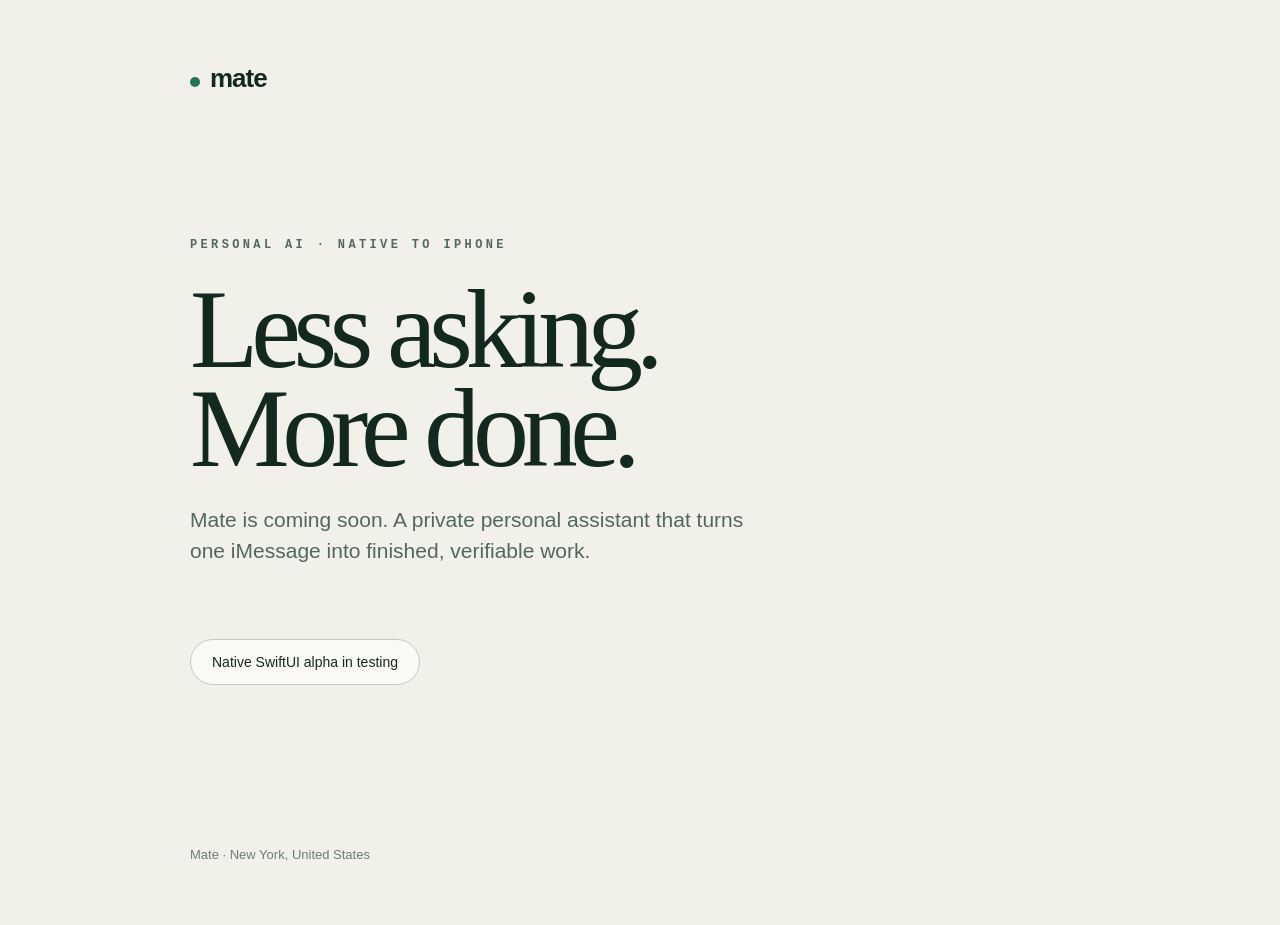
<file: mate/index.html>
<!doctype html><html lang="en"><meta charset="utf-8"><meta name="viewport" content="width=device-width,initial-scale=1"><meta name="description" content="Mate is an iMessage-based personal AI assistant."><title>Mate · Less asking. More done.</title><style>*{box-sizing:border-box}body{margin:0;background:#f2f1e9;color:#132920;font-family:-apple-system,BlinkMacSystemFont,"SF Pro Display",sans-serif;min-height:100vh;display:grid;place-items:center}.wrap{width:min(900px,92vw);padding:7vh 0}.brand{font-size:26px;font-weight:730;letter-spacing:-1px}.dot{display:inline-block;width:10px;height:10px;border-radius:50%;background:#267455;margin-right:10px}.eyebrow{margin-top:16vh;font:600 12px ui-monospace,monospace;letter-spacing:.28em;text-transform:uppercase;color:#52685f}h1{font-family:Georgia,"New York",serif;font-size:clamp(54px,10vw,112px);font-weight:400;letter-spacing:-.065em;line-height:.88;margin:28px 0;max-width:850px}.copy{font-size:21px;line-height:1.45;color:#52685f;max-width:560px}.pill{display:inline-block;margin-top:52px;padding:14px 21px;border:1px solid #c4c8be;border-radius:999px;background:#faf9f3;font-size:14px}.foot{margin-top:18vh;font-size:13px;color:#6f7c76}</style><main class="wrap"><div class="brand"><span class="dot"></span>mate</div><div class="eyebrow">Personal AI · Native to iPhone</div><h1>Less asking.<br>More done.</h1><p class="copy">Mate is coming soon. A private personal assistant that turns one iMessage into finished, verifiable work.</p><div class="pill">Native SwiftUI alpha in testing</div><div class="foot">Mate · New York, United States</div></main></html>
</file>
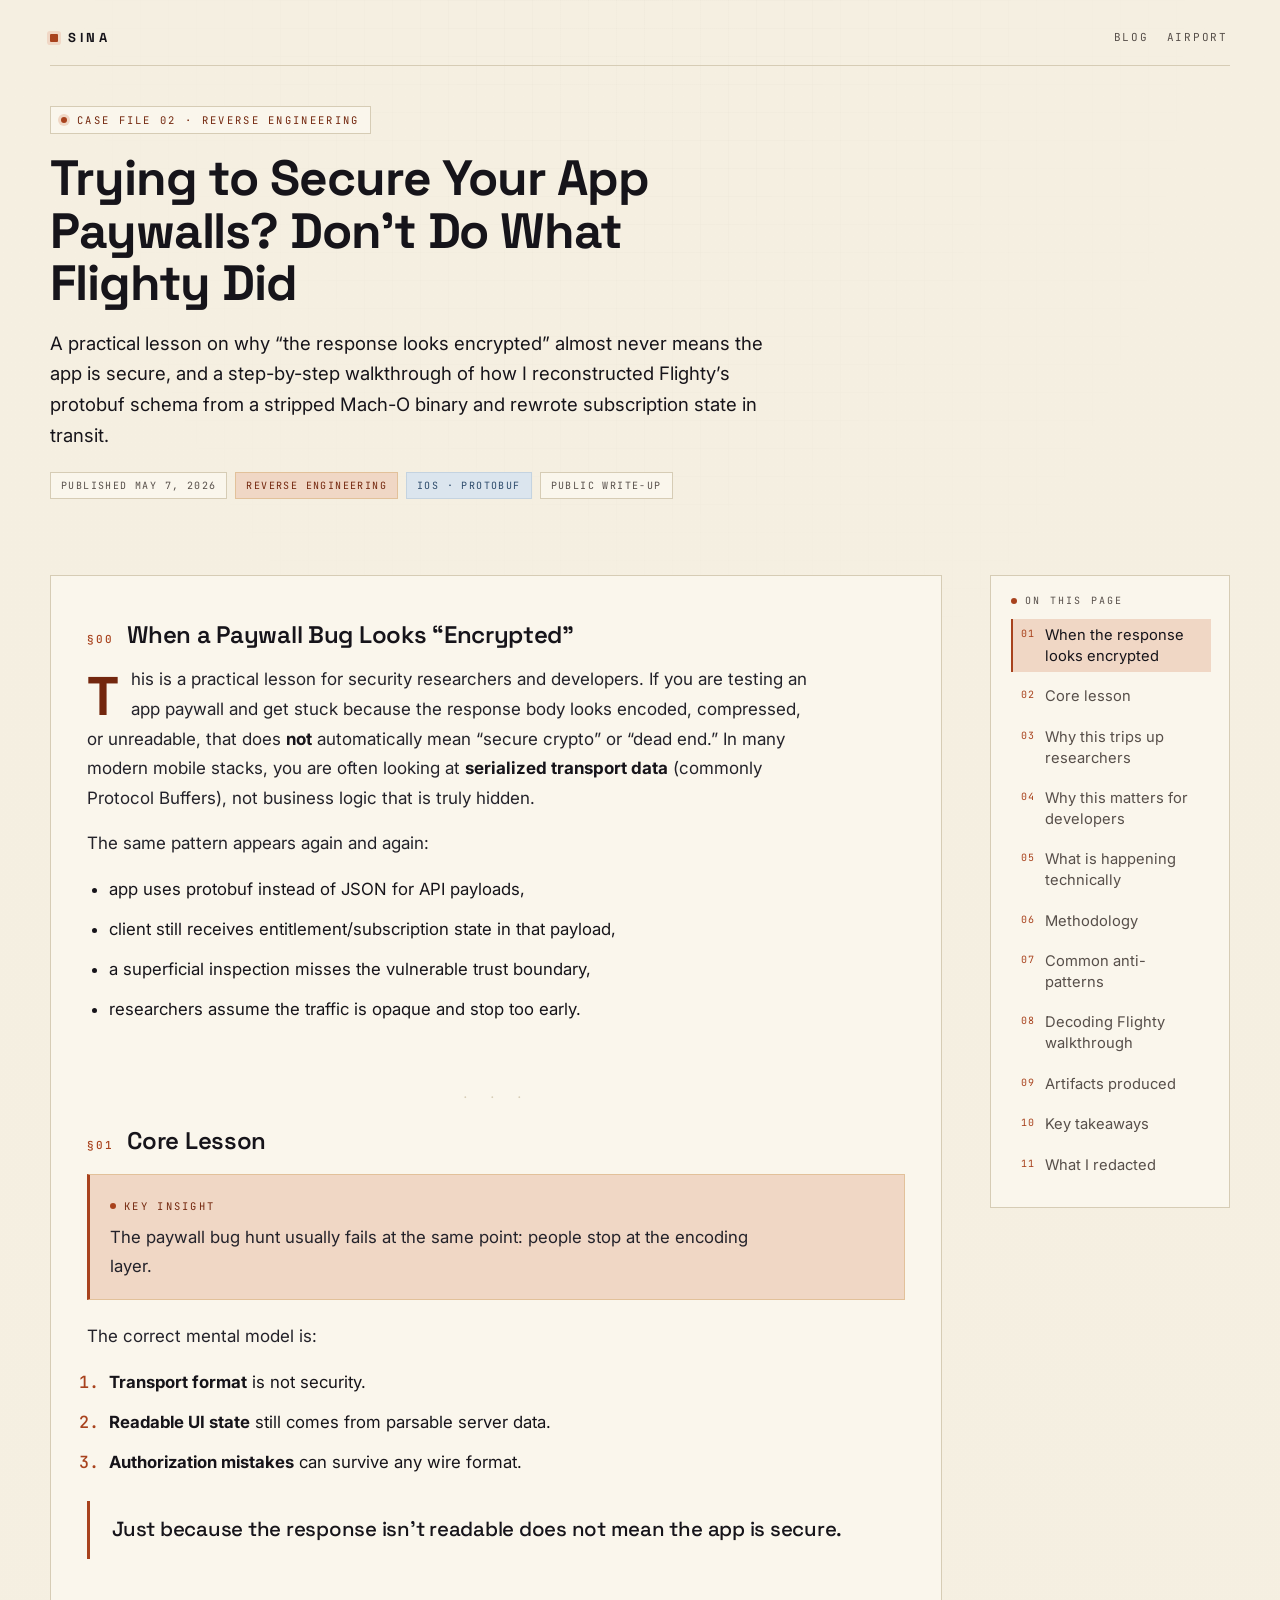
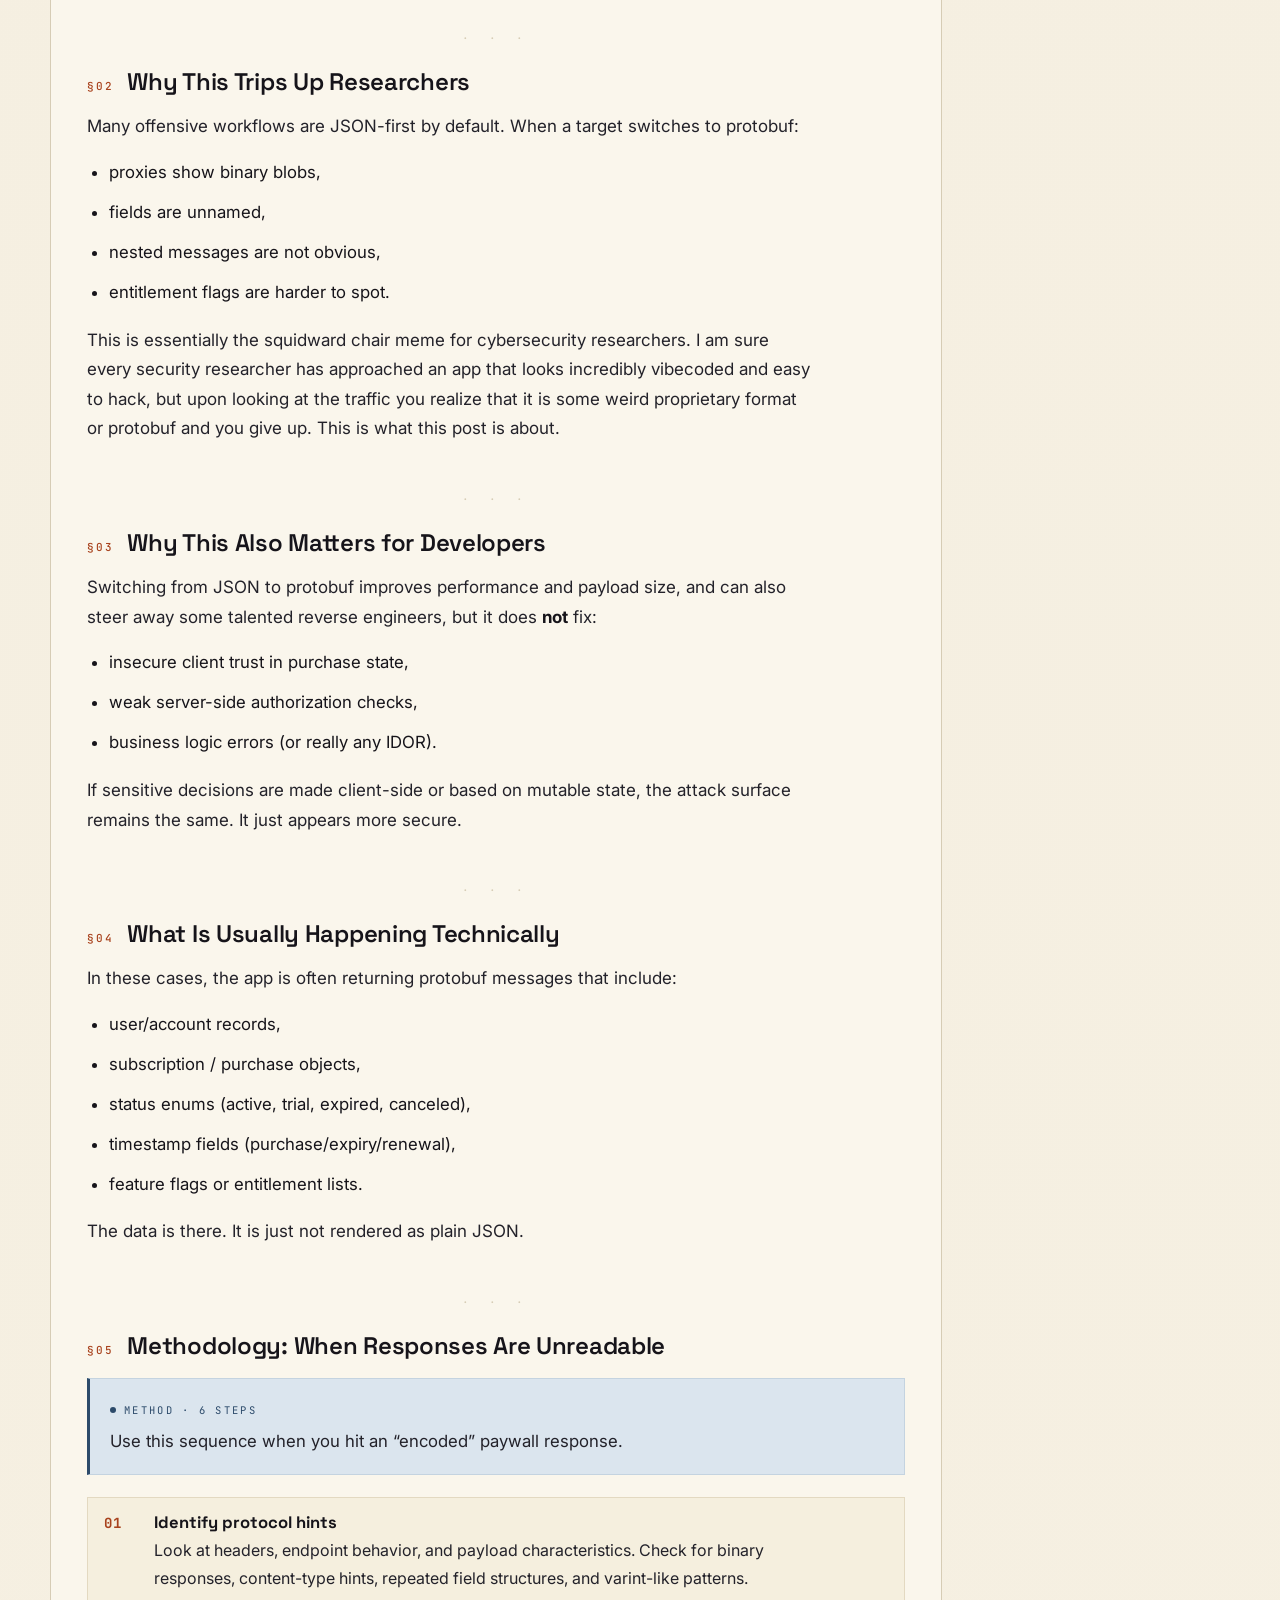
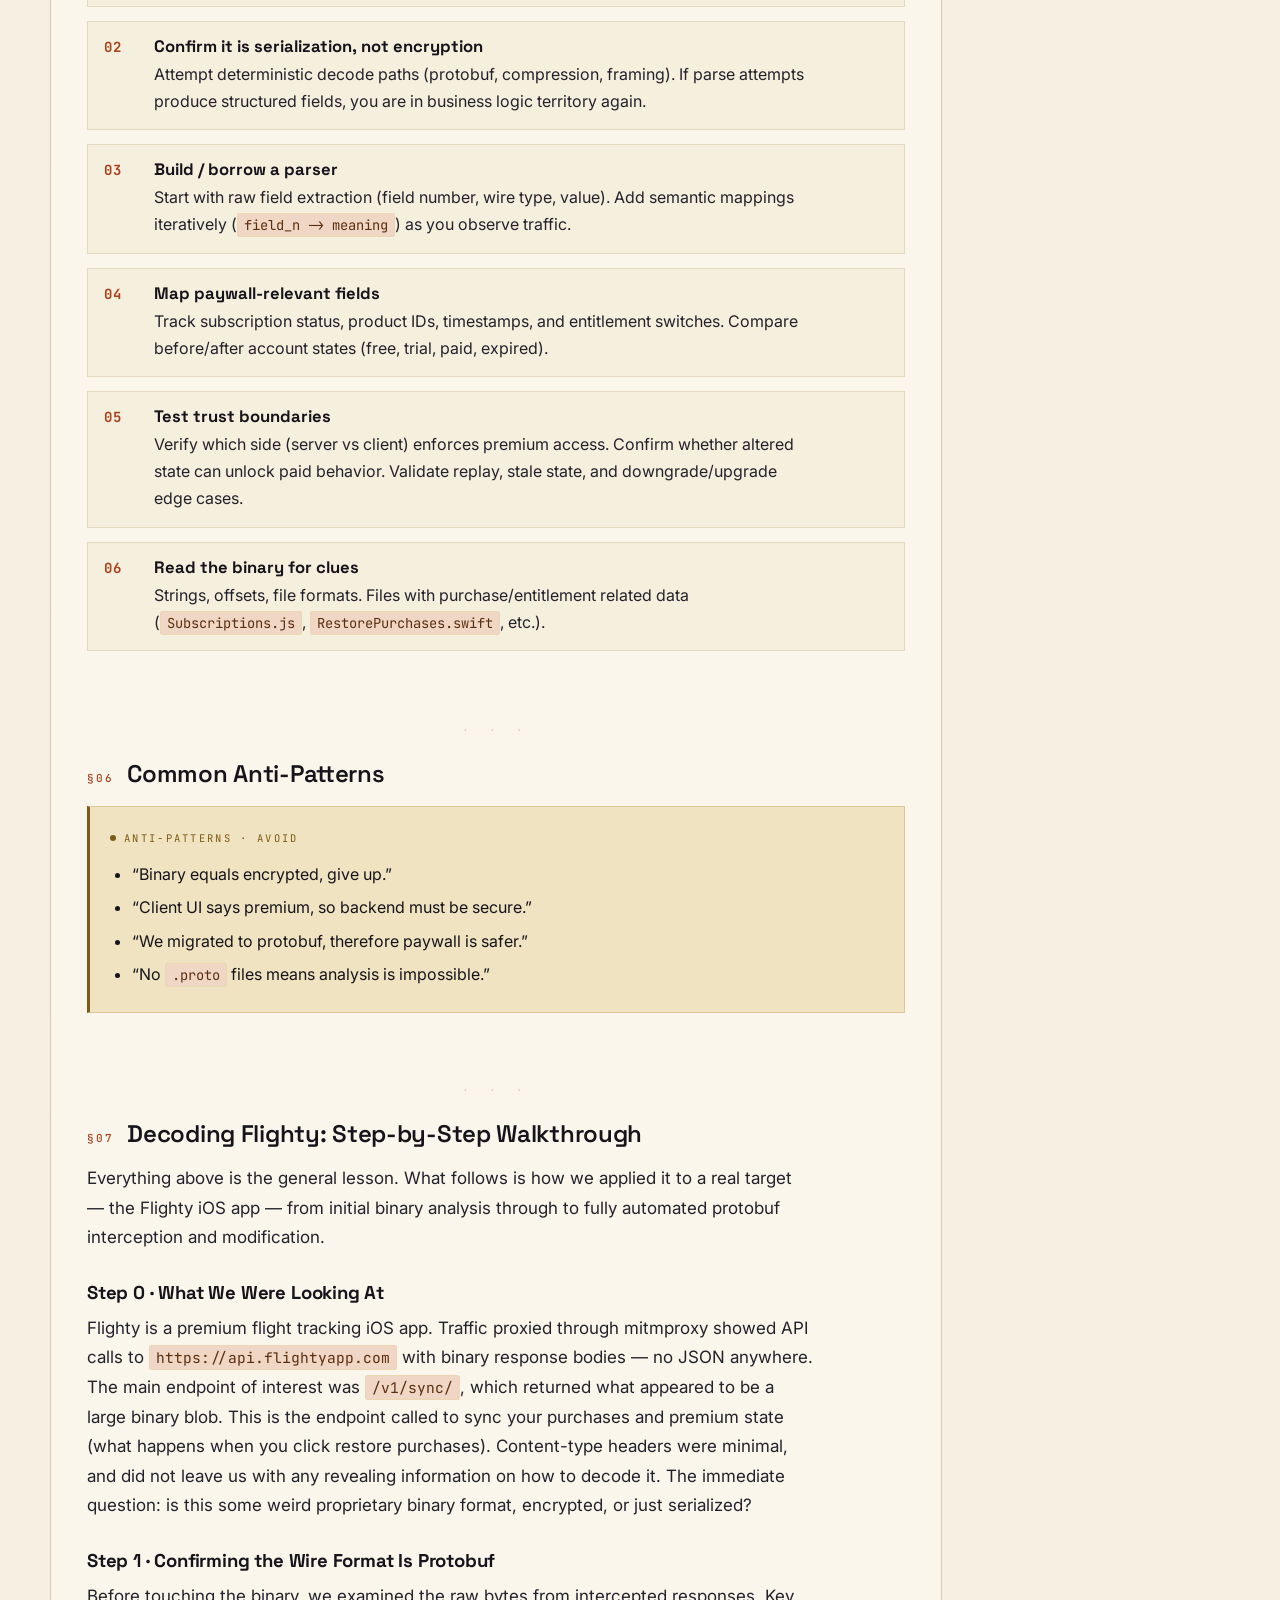
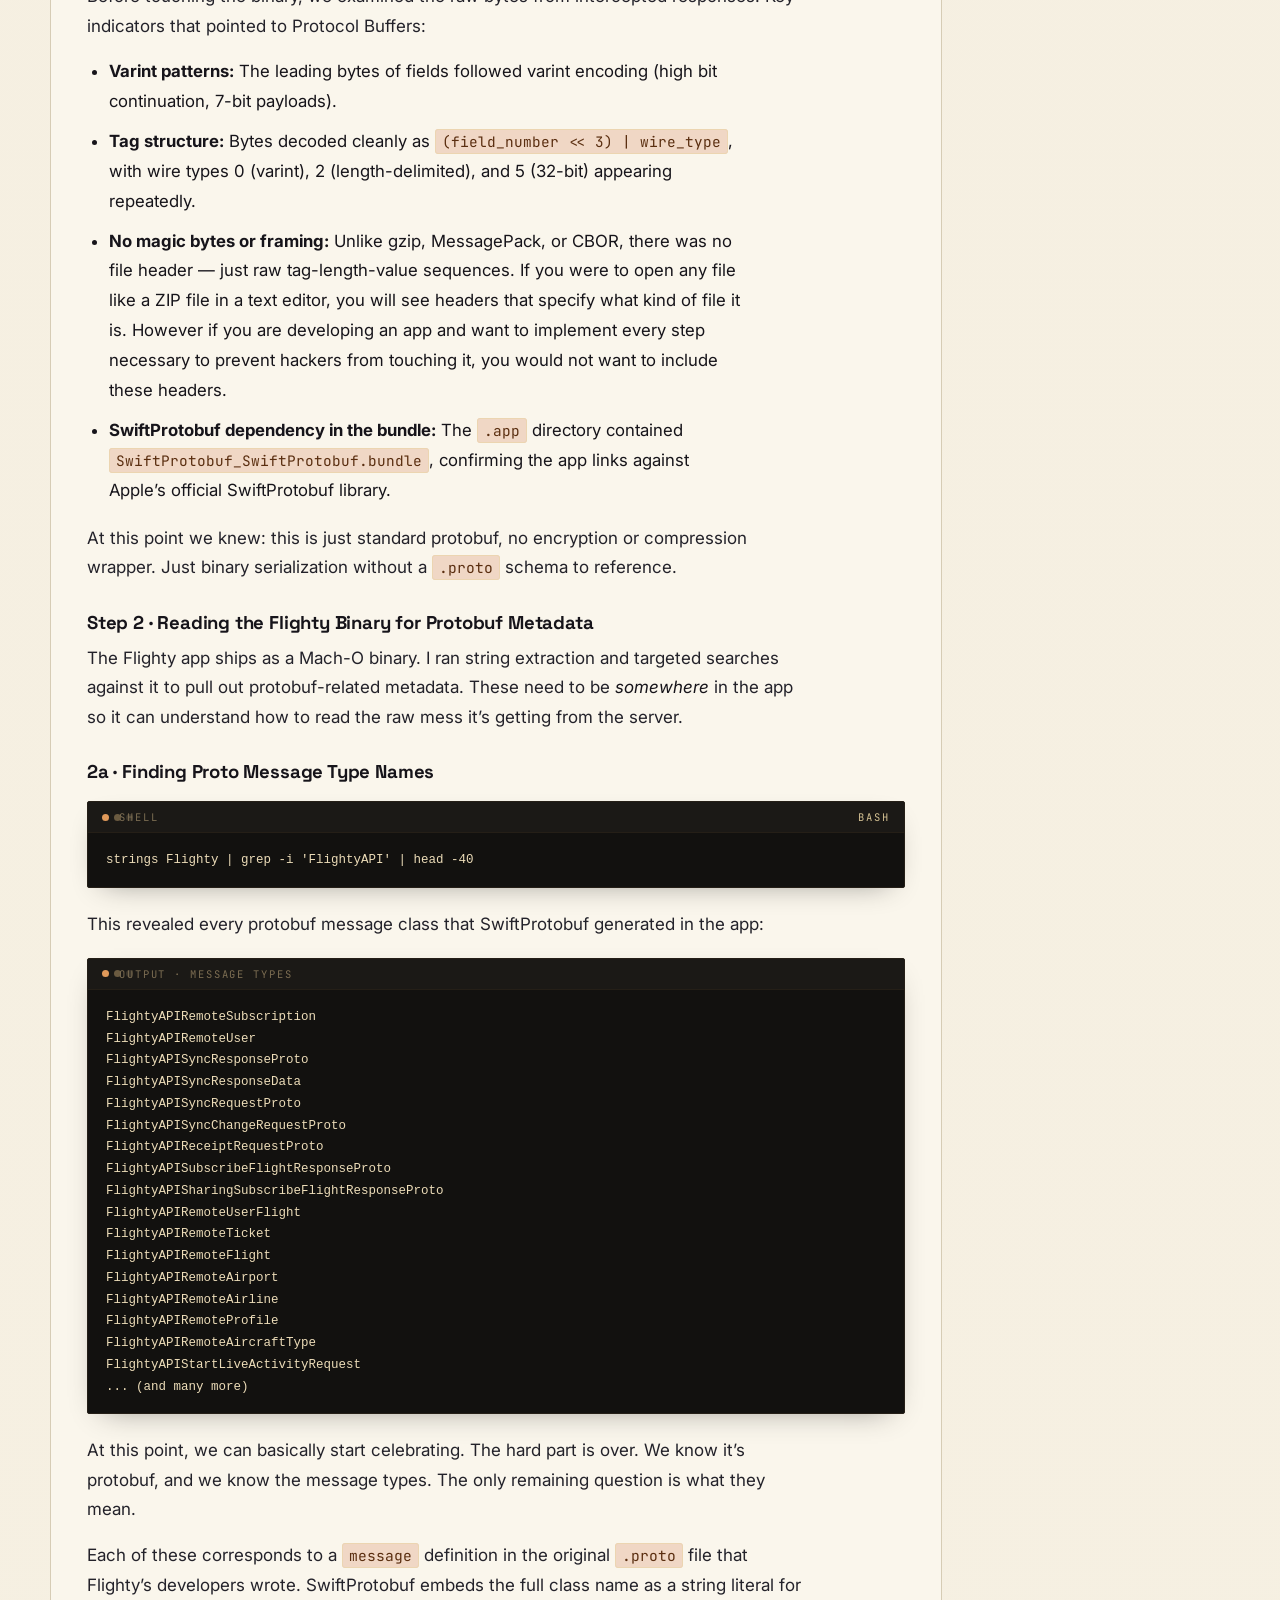
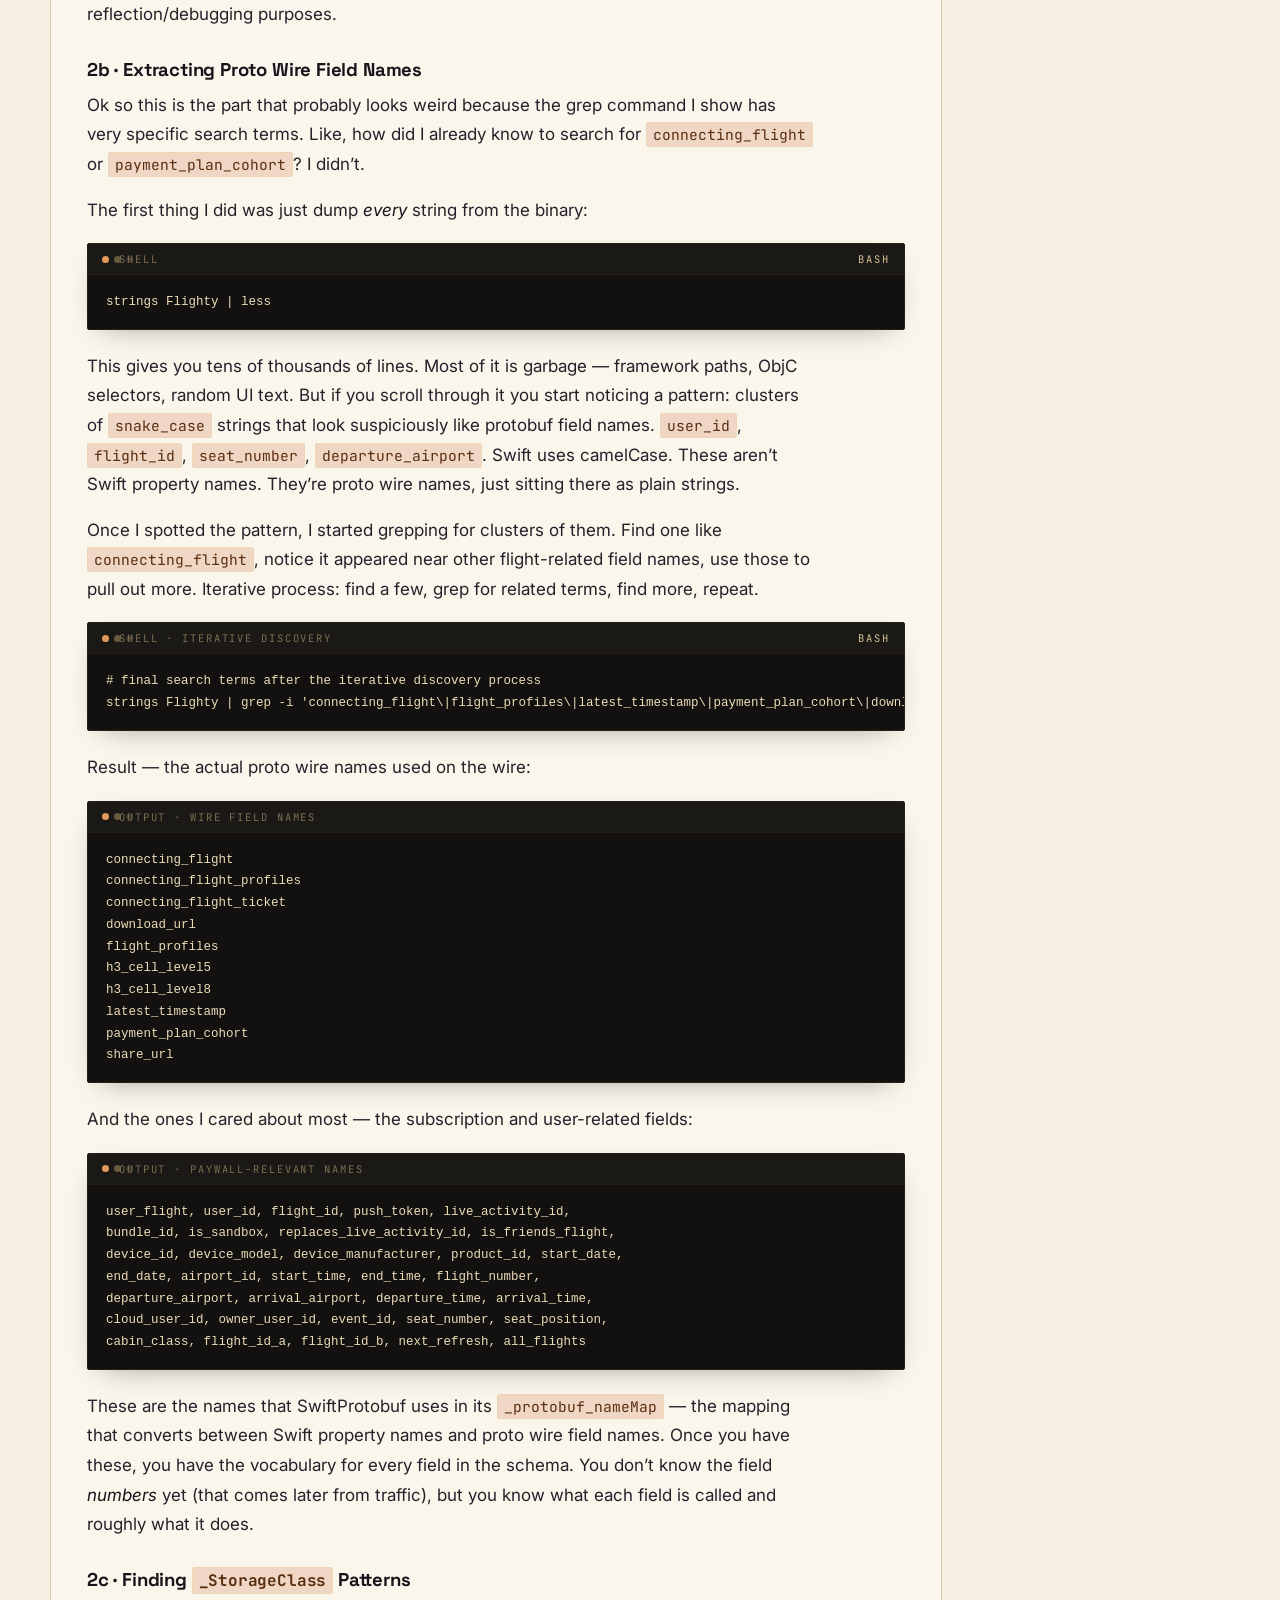
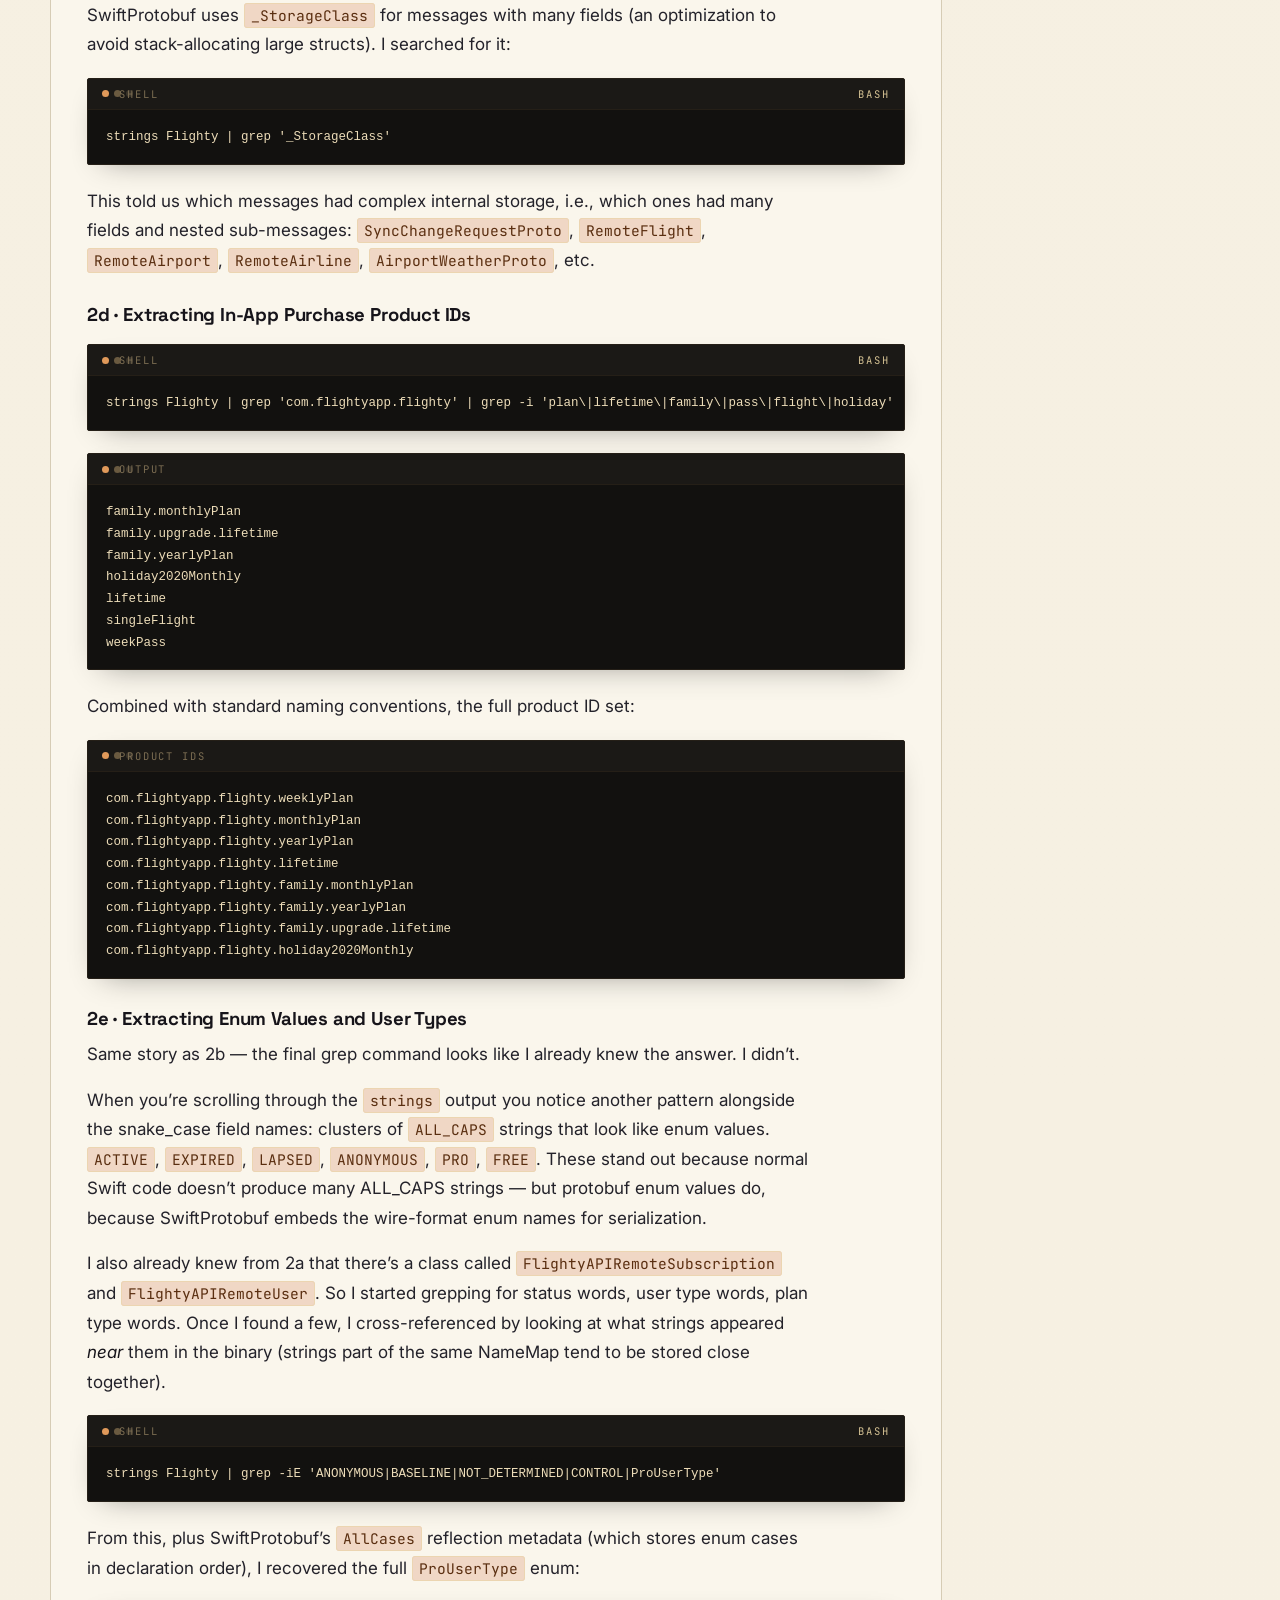
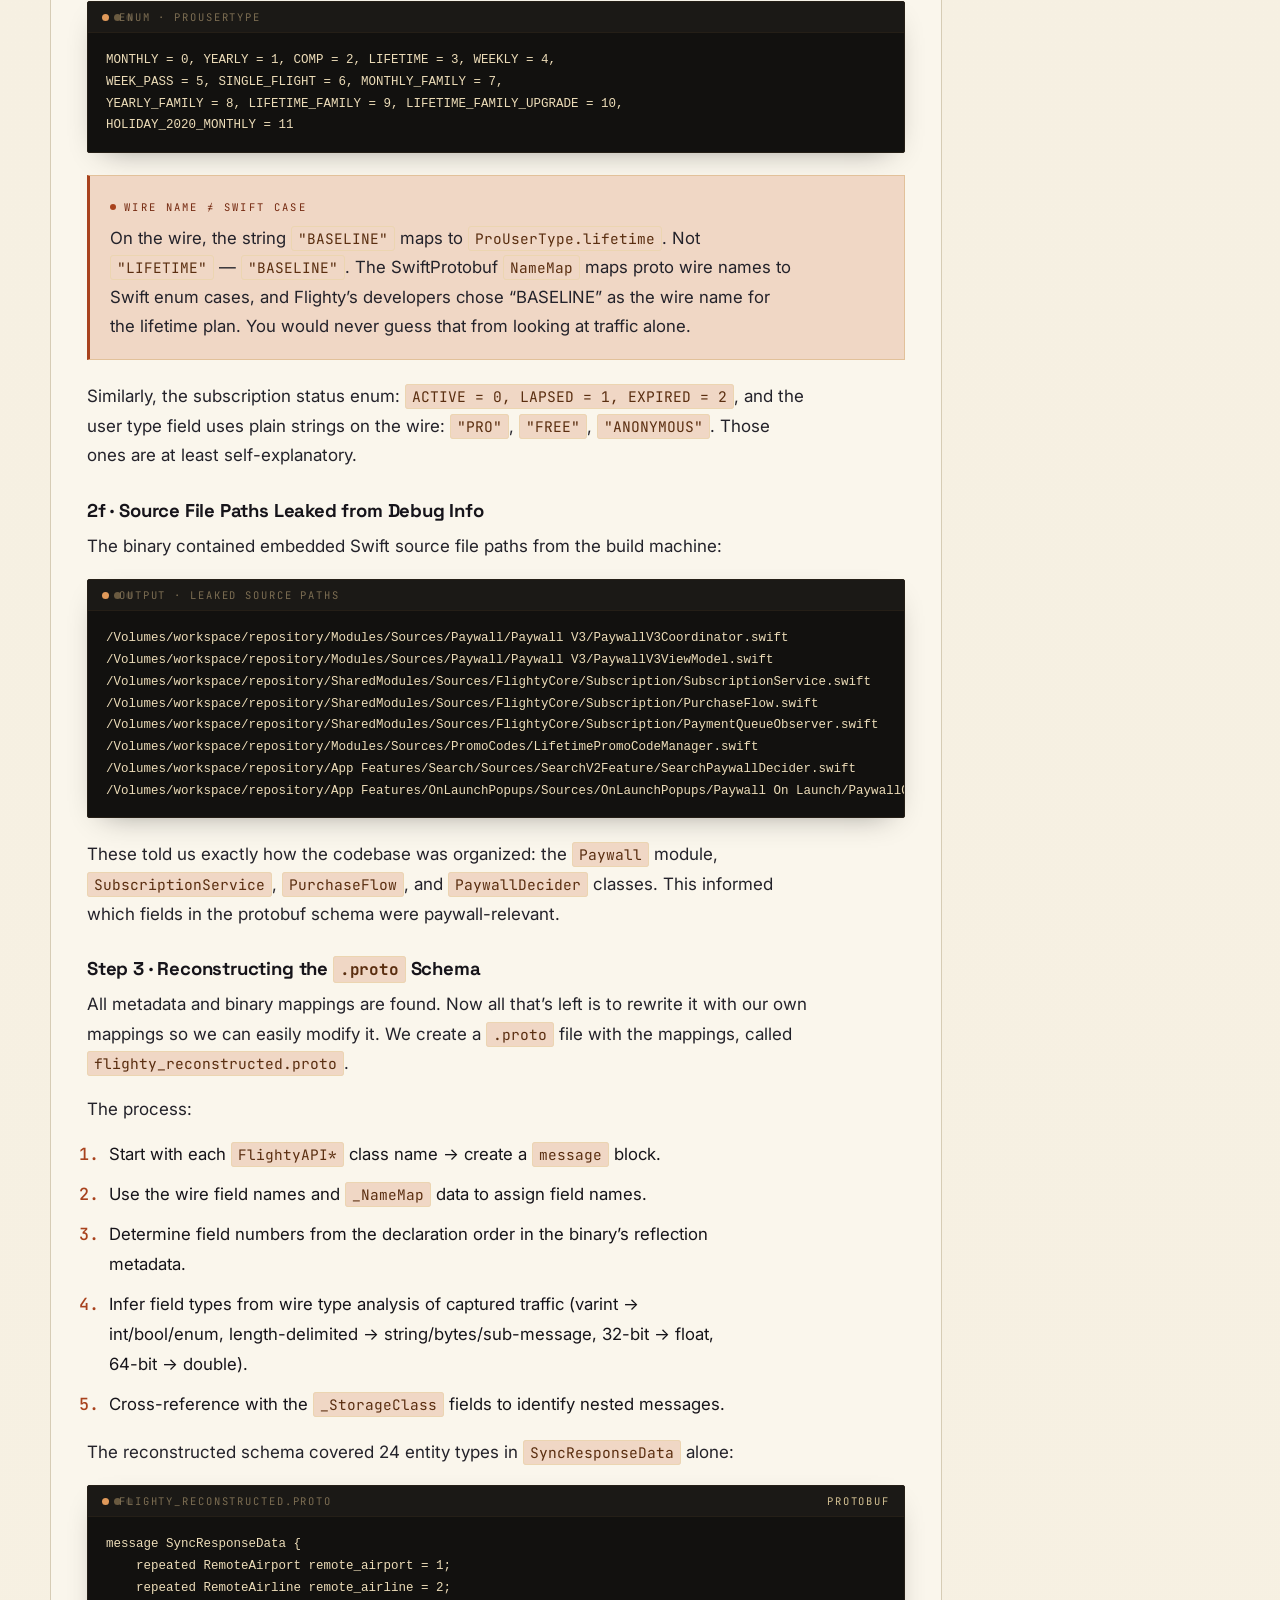
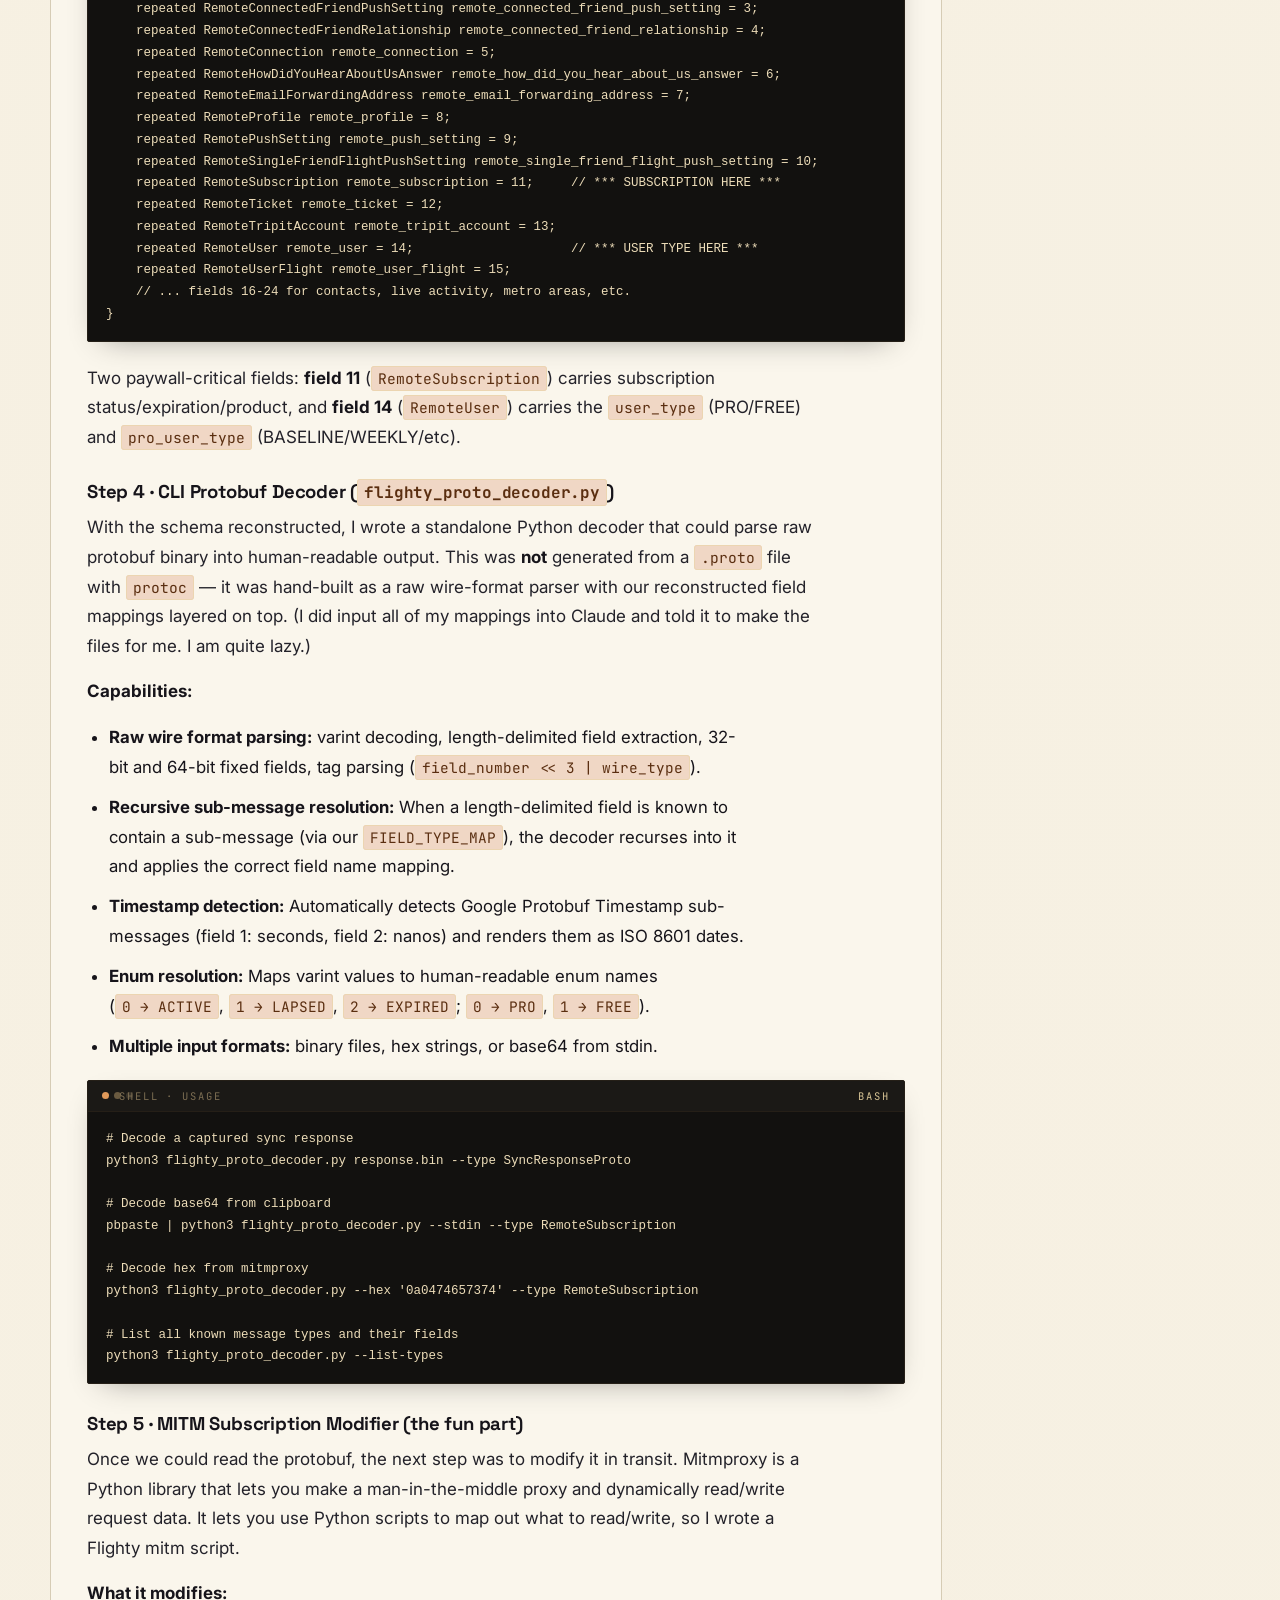
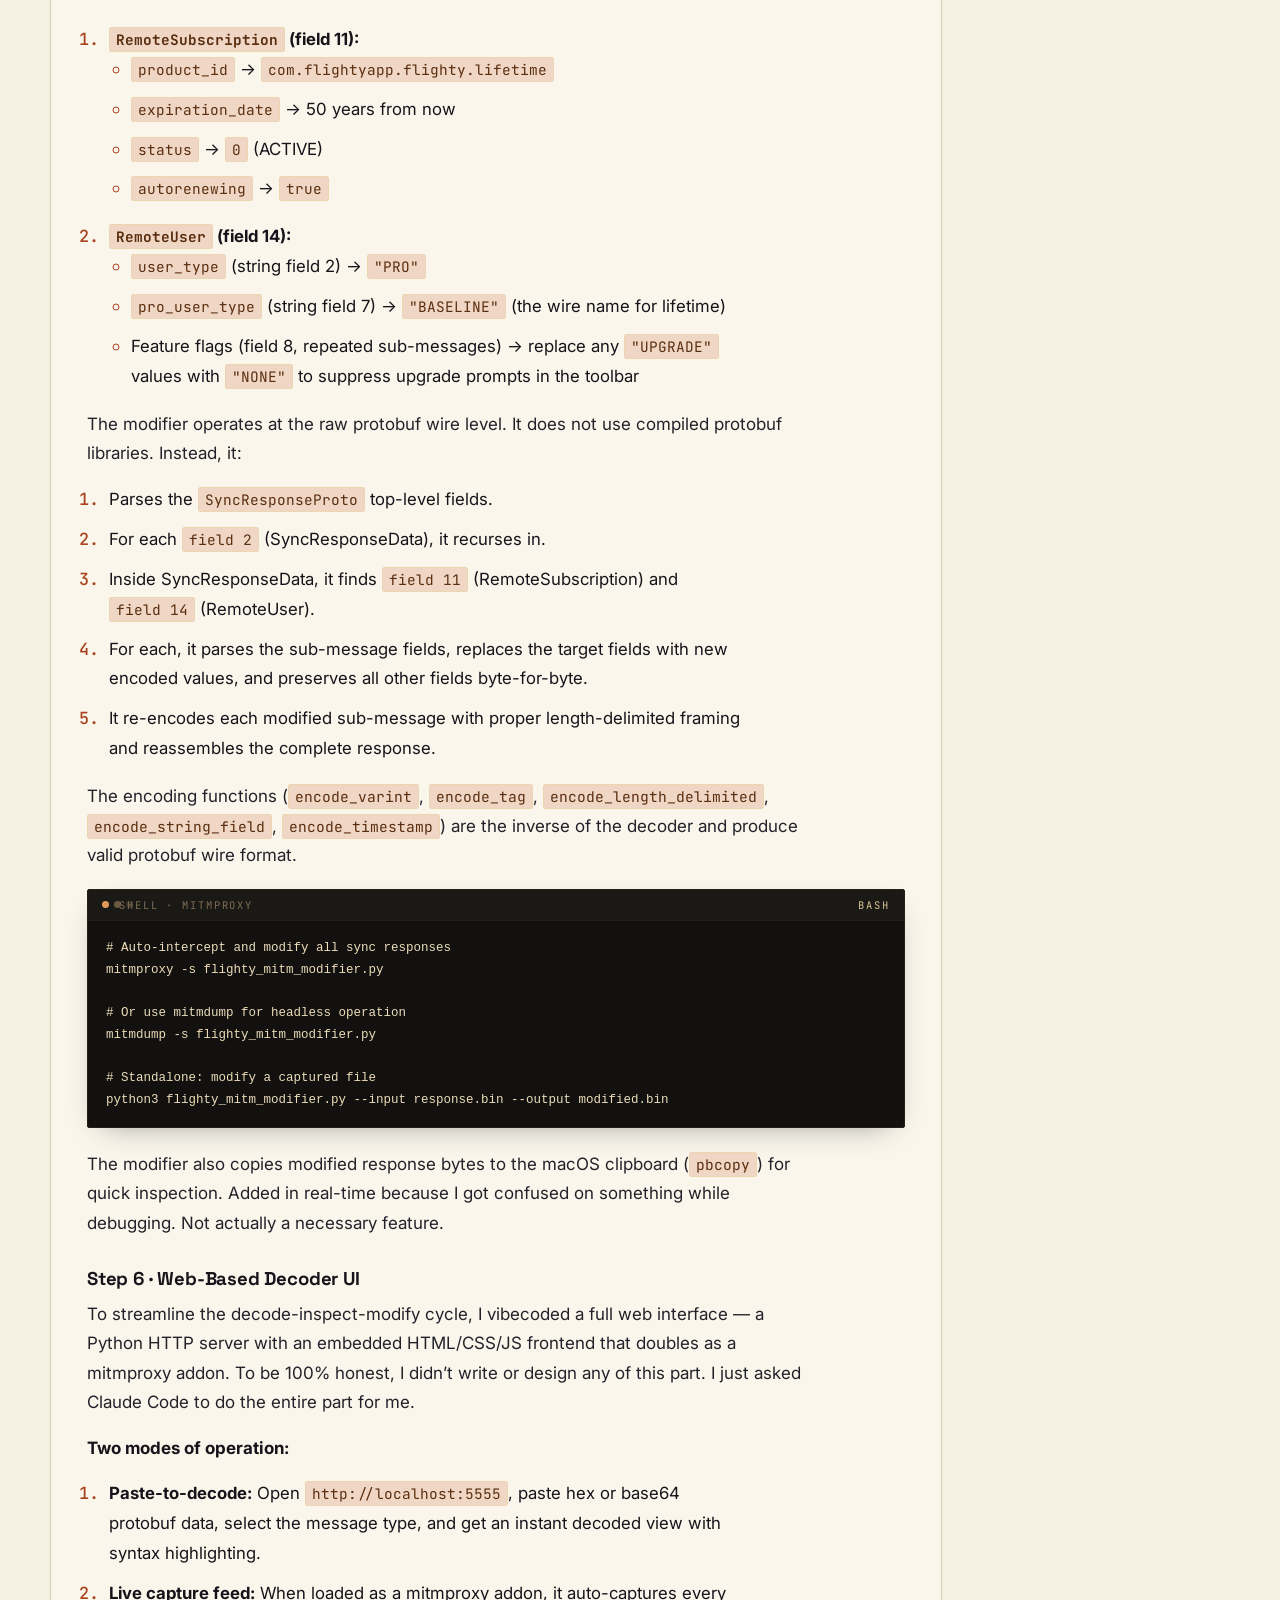
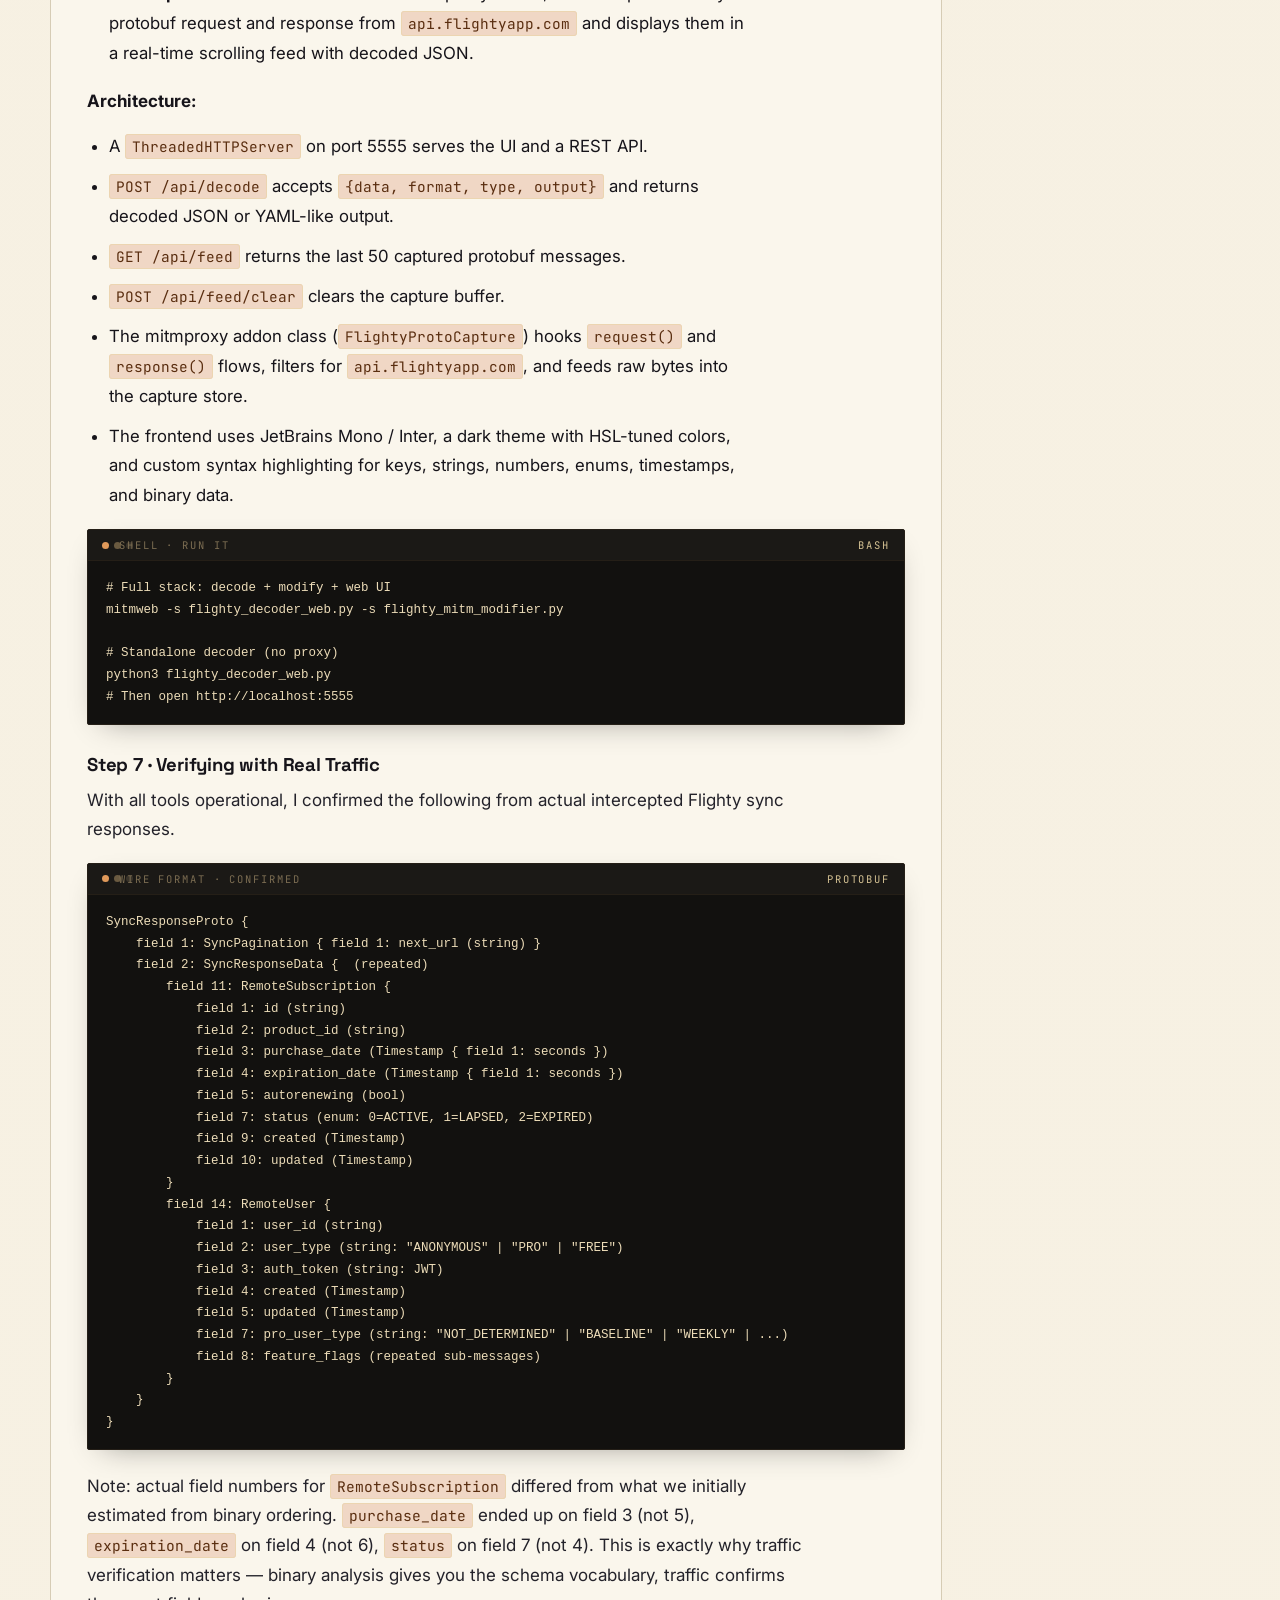
<file: blog-flighty-protobuf-paywall.html>
<!DOCTYPE html>
<html lang="en">
<head>
<meta charset="UTF-8">
<meta name="viewport" content="width=device-width, initial-scale=1">
<title>Flighty Paywall · Protobuf Trust Boundary · Sina Matian</title>
<meta name="description" content="Why &quot;the response looks encrypted&quot; almost never means the app is secure — and a step-by-step walkthrough of reconstructing Flighty's protobuf schema from a Mach-O binary and rewriting subscription state in transit.">
<link rel="preconnect" href="https://fonts.googleapis.com">
<link rel="preconnect" href="https://fonts.gstatic.com" crossorigin>
<link href="https://fonts.googleapis.com/css2?family=Inter:wght@400;500;600;700&amp;family=Space+Grotesk:wght@500;600;700&amp;family=JetBrains+Mono:wght@400;500;700&amp;display=swap" rel="stylesheet">
<link rel="stylesheet" href="assets/blog.css">
</head>
<body>
  <div class="progress" id="progress"></div>
  <main class="shell shell--wide">
    <div style="grid-column:1 / -1;">
      <div class="topbar">
        <a class="brand" href="index.html">Sina</a>
        <nav aria-label="Pages">
          <a href="blog.html">Blog</a>
          <a href="index.html">Airport</a>
        </nav>
      </div>

      <header class="article-header">
        <div class="case-eyebrow">Case File 02 · Reverse Engineering</div>
        <h1>Trying to Secure Your App Paywalls? Don&rsquo;t Do What Flighty Did</h1>
        <p class="lede">
          A practical lesson on why &ldquo;the response looks encrypted&rdquo; almost never means the app is secure, and a step-by-step walkthrough of how I reconstructed Flighty&rsquo;s protobuf schema from a stripped Mach-O binary and rewrote subscription state in transit.
        </p>
        <div class="meta-row" aria-label="Article metadata">
          <span>Published May 7, 2026</span>
          <span class="tag-accent">Reverse Engineering</span>
          <span class="tag-info">iOS · Protobuf</span>
          <span>Public write-up</span>
        </div>
      </header>
    </div>

    <article>

      <section id="intro">
        <h2 data-num="§00">When a Paywall Bug Looks &ldquo;Encrypted&rdquo;</h2>
        <p class="dropcap">
          This is a practical lesson for security researchers and developers. If you are testing an app paywall and get stuck because the response body looks encoded, compressed, or unreadable, that does <strong>not</strong> automatically mean &ldquo;secure crypto&rdquo; or &ldquo;dead end.&rdquo; In many modern mobile stacks, you are often looking at <strong>serialized transport data</strong> (commonly Protocol Buffers), not business logic that is truly hidden.
        </p>
        <p>The same pattern appears again and again:</p>
        <ul>
          <li>app uses protobuf instead of JSON for API payloads,</li>
          <li>client still receives entitlement/subscription state in that payload,</li>
          <li>a superficial inspection misses the vulnerable trust boundary,</li>
          <li>researchers assume the traffic is opaque and stop too early.</li>
        </ul>
      </section>

      <section id="core-lesson">
        <h2 data-num="§01">Core Lesson</h2>
        <div class="callout callout--insight">
          <div class="callout__label">Key Insight</div>
          <p>The paywall bug hunt usually fails at the same point: people stop at the encoding layer.</p>
        </div>
        <p>The correct mental model is:</p>
        <ol>
          <li><strong>Transport format</strong> is not security.</li>
          <li><strong>Readable UI state</strong> still comes from parsable server data.</li>
          <li><strong>Authorization mistakes</strong> can survive any wire format.</li>
        </ol>
        <div class="pull-quote">
          Just because the response isn&rsquo;t readable does not mean the app is secure.
        </div>
      </section>

      <section id="trips-up">
        <h2 data-num="§02">Why This Trips Up Researchers</h2>
        <p>Many offensive workflows are JSON-first by default. When a target switches to protobuf:</p>
        <ul>
          <li>proxies show binary blobs,</li>
          <li>fields are unnamed,</li>
          <li>nested messages are not obvious,</li>
          <li>entitlement flags are harder to spot.</li>
        </ul>
        <p>
          This is essentially the squidward chair meme for cybersecurity researchers. I am sure every security researcher has approached an app that looks incredibly vibecoded and easy to hack, but upon looking at the traffic you realize that it is some weird proprietary format or protobuf and you give up. This is what this post is about.
        </p>
      </section>

      <section id="developers">
        <h2 data-num="§03">Why This Also Matters for Developers</h2>
        <p>
          Switching from JSON to protobuf improves performance and payload size, and can also steer away some talented reverse engineers, but it does <strong>not</strong> fix:
        </p>
        <ul>
          <li>insecure client trust in purchase state,</li>
          <li>weak server-side authorization checks,</li>
          <li>business logic errors (or really any IDOR).</li>
        </ul>
        <p>If sensitive decisions are made client-side or based on mutable state, the attack surface remains the same. It just appears more secure.</p>
      </section>

      <section id="technical">
        <h2 data-num="§04">What Is Usually Happening Technically</h2>
        <p>In these cases, the app is often returning protobuf messages that include:</p>
        <ul>
          <li>user/account records,</li>
          <li>subscription / purchase objects,</li>
          <li>status enums (active, trial, expired, canceled),</li>
          <li>timestamp fields (purchase/expiry/renewal),</li>
          <li>feature flags or entitlement lists.</li>
        </ul>
        <p>The data is there. It is just not rendered as plain JSON.</p>
      </section>

      <section id="methodology">
        <h2 data-num="§05">Methodology: When Responses Are Unreadable</h2>
        <div class="callout callout--method">
          <div class="callout__label">Method · 6 Steps</div>
          <p>Use this sequence when you hit an &ldquo;encoded&rdquo; paywall response.</p>
        </div>
        <div class="steps">
          <div class="step">
            <div>
              <strong>Identify protocol hints</strong>
              <p>Look at headers, endpoint behavior, and payload characteristics. Check for binary responses, content-type hints, repeated field structures, and varint-like patterns.</p>
            </div>
          </div>
          <div class="step">
            <div>
              <strong>Confirm it is serialization, not encryption</strong>
              <p>Attempt deterministic decode paths (protobuf, compression, framing). If parse attempts produce structured fields, you are in business logic territory again.</p>
            </div>
          </div>
          <div class="step">
            <div>
              <strong>Build / borrow a parser</strong>
              <p>Start with raw field extraction (field number, wire type, value). Add semantic mappings iteratively (<code>field_n -&gt; meaning</code>) as you observe traffic.</p>
            </div>
          </div>
          <div class="step">
            <div>
              <strong>Map paywall-relevant fields</strong>
              <p>Track subscription status, product IDs, timestamps, and entitlement switches. Compare before/after account states (free, trial, paid, expired).</p>
            </div>
          </div>
          <div class="step">
            <div>
              <strong>Test trust boundaries</strong>
              <p>Verify which side (server vs client) enforces premium access. Confirm whether altered state can unlock paid behavior. Validate replay, stale state, and downgrade/upgrade edge cases.</p>
            </div>
          </div>
          <div class="step">
            <div>
              <strong>Read the binary for clues</strong>
              <p>Strings, offsets, file formats. Files with purchase/entitlement related data (<code>Subscriptions.js</code>, <code>RestorePurchases.swift</code>, etc.).</p>
            </div>
          </div>
        </div>
      </section>

      <section id="anti-patterns">
        <h2 data-num="§06">Common Anti-Patterns</h2>
        <div class="callout callout--anti">
          <div class="callout__label">Anti-Patterns · Avoid</div>
          <ul>
            <li>&ldquo;Binary equals encrypted, give up.&rdquo;</li>
            <li>&ldquo;Client UI says premium, so backend must be secure.&rdquo;</li>
            <li>&ldquo;We migrated to protobuf, therefore paywall is safer.&rdquo;</li>
            <li>&ldquo;No <code>.proto</code> files means analysis is impossible.&rdquo;</li>
          </ul>
        </div>
      </section>

      <section id="walkthrough">
        <h2 data-num="§07">Decoding Flighty: Step-by-Step Walkthrough</h2>
        <p>
          Everything above is the general lesson. What follows is how we applied it to a real target &mdash; the Flighty iOS app &mdash; from initial binary analysis through to fully automated protobuf interception and modification.
        </p>

        <h3>Step 0 · What We Were Looking At</h3>
        <p>
          Flighty is a premium flight tracking iOS app. Traffic proxied through mitmproxy showed API calls to <code>https://api.flightyapp.com</code> with binary response bodies &mdash; no JSON anywhere. The main endpoint of interest was <code>/v1/sync/</code>, which returned what appeared to be a large binary blob. This is the endpoint called to sync your purchases and premium state (what happens when you click restore purchases). Content-type headers were minimal, and did not leave us with any revealing information on how to decode it. The immediate question: is this some weird proprietary binary format, encrypted, or just serialized?
        </p>

        <h3>Step 1 · Confirming the Wire Format Is Protobuf</h3>
        <p>Before touching the binary, we examined the raw bytes from intercepted responses. Key indicators that pointed to Protocol Buffers:</p>
        <ul>
          <li><strong>Varint patterns:</strong> The leading bytes of fields followed varint encoding (high bit continuation, 7-bit payloads).</li>
          <li><strong>Tag structure:</strong> Bytes decoded cleanly as <code>(field_number &lt;&lt; 3) | wire_type</code>, with wire types 0 (varint), 2 (length-delimited), and 5 (32-bit) appearing repeatedly.</li>
          <li><strong>No magic bytes or framing:</strong> Unlike gzip, MessagePack, or CBOR, there was no file header &mdash; just raw tag-length-value sequences. If you were to open any file like a ZIP file in a text editor, you will see headers that specify what kind of file it is. However if you are developing an app and want to implement every step necessary to prevent hackers from touching it, you would not want to include these headers.</li>
          <li><strong>SwiftProtobuf dependency in the bundle:</strong> The <code>.app</code> directory contained <code>SwiftProtobuf_SwiftProtobuf.bundle</code>, confirming the app links against Apple&rsquo;s official SwiftProtobuf library.</li>
        </ul>
        <p>
          At this point we knew: this is just standard protobuf, no encryption or compression wrapper. Just binary serialization without a <code>.proto</code> schema to reference.
        </p>

        <h3>Step 2 · Reading the Flighty Binary for Protobuf Metadata</h3>
        <p>
          The Flighty app ships as a Mach-O binary. I ran string extraction and targeted searches against it to pull out protobuf-related metadata. These need to be <em>somewhere</em> in the app so it can understand how to read the raw mess it&rsquo;s getting from the server.
        </p>

        <h3>2a · Finding Proto Message Type Names</h3>
        <div class="codeblock">
          <div class="codeblock__head"><span>shell</span><span class="codeblock__lang">bash</span></div>
<pre><code>strings Flighty | grep -i 'FlightyAPI' | head -40</code></pre>
        </div>
        <p>This revealed every protobuf message class that SwiftProtobuf generated in the app:</p>
        <div class="codeblock">
          <div class="codeblock__head"><span>output · message types</span></div>
<pre><code>FlightyAPIRemoteSubscription
FlightyAPIRemoteUser
FlightyAPISyncResponseProto
FlightyAPISyncResponseData
FlightyAPISyncRequestProto
FlightyAPISyncChangeRequestProto
FlightyAPIReceiptRequestProto
FlightyAPISubscribeFlightResponseProto
FlightyAPISharingSubscribeFlightResponseProto
FlightyAPIRemoteUserFlight
FlightyAPIRemoteTicket
FlightyAPIRemoteFlight
FlightyAPIRemoteAirport
FlightyAPIRemoteAirline
FlightyAPIRemoteProfile
FlightyAPIRemoteAircraftType
FlightyAPIStartLiveActivityRequest
... (and many more)</code></pre>
        </div>
        <p>At this point, we can basically start celebrating. The hard part is over. We know it&rsquo;s protobuf, and we know the message types. The only remaining question is what they mean.</p>
        <p>
          Each of these corresponds to a <code>message</code> definition in the original <code>.proto</code> file that Flighty&rsquo;s developers wrote. SwiftProtobuf embeds the full class name as a string literal for reflection/debugging purposes.
        </p>

        <h3>2b · Extracting Proto Wire Field Names</h3>
        <p>
          Ok so this is the part that probably looks weird because the grep command I show has very specific search terms. Like, how did I already know to search for <code>connecting_flight</code> or <code>payment_plan_cohort</code>? I didn&rsquo;t.
        </p>
        <p>The first thing I did was just dump <em>every</em> string from the binary:</p>
        <div class="codeblock">
          <div class="codeblock__head"><span>shell</span><span class="codeblock__lang">bash</span></div>
<pre><code>strings Flighty | less</code></pre>
        </div>
        <p>
          This gives you tens of thousands of lines. Most of it is garbage &mdash; framework paths, ObjC selectors, random UI text. But if you scroll through it you start noticing a pattern: clusters of <code>snake_case</code> strings that look suspiciously like protobuf field names. <code>user_id</code>, <code>flight_id</code>, <code>seat_number</code>, <code>departure_airport</code>. Swift uses camelCase. These aren&rsquo;t Swift property names. They&rsquo;re proto wire names, just sitting there as plain strings.
        </p>
        <p>
          Once I spotted the pattern, I started grepping for clusters of them. Find one like <code>connecting_flight</code>, notice it appeared near other flight-related field names, use those to pull out more. Iterative process: find a few, grep for related terms, find more, repeat.
        </p>
        <div class="codeblock">
          <div class="codeblock__head"><span>shell · iterative discovery</span><span class="codeblock__lang">bash</span></div>
<pre><code># final search terms after the iterative discovery process
strings Flighty | grep -i 'connecting_flight\|flight_profiles\|latest_timestamp\|payment_plan_cohort\|download_url\|share_url\|h3_cell' | sort -u</code></pre>
        </div>
        <p>Result &mdash; the actual proto wire names used on the wire:</p>
        <div class="codeblock">
          <div class="codeblock__head"><span>output · wire field names</span></div>
<pre><code>connecting_flight
connecting_flight_profiles
connecting_flight_ticket
download_url
flight_profiles
h3_cell_level5
h3_cell_level8
latest_timestamp
payment_plan_cohort
share_url</code></pre>
        </div>
        <p>And the ones I cared about most &mdash; the subscription and user-related fields:</p>
        <div class="codeblock">
          <div class="codeblock__head"><span>output · paywall-relevant names</span></div>
<pre><code>user_flight, user_id, flight_id, push_token, live_activity_id,
bundle_id, is_sandbox, replaces_live_activity_id, is_friends_flight,
device_id, device_model, device_manufacturer, product_id, start_date,
end_date, airport_id, start_time, end_time, flight_number,
departure_airport, arrival_airport, departure_time, arrival_time,
cloud_user_id, owner_user_id, event_id, seat_number, seat_position,
cabin_class, flight_id_a, flight_id_b, next_refresh, all_flights</code></pre>
        </div>
        <p>
          These are the names that SwiftProtobuf uses in its <code>_protobuf_nameMap</code> &mdash; the mapping that converts between Swift property names and proto wire field names. Once you have these, you have the vocabulary for every field in the schema. You don&rsquo;t know the field <em>numbers</em> yet (that comes later from traffic), but you know what each field is called and roughly what it does.
        </p>

        <h3>2c · Finding <code>_StorageClass</code> Patterns</h3>
        <p>
          SwiftProtobuf uses <code>_StorageClass</code> for messages with many fields (an optimization to avoid stack-allocating large structs). I searched for it:
        </p>
        <div class="codeblock">
          <div class="codeblock__head"><span>shell</span><span class="codeblock__lang">bash</span></div>
<pre><code>strings Flighty | grep '_StorageClass'</code></pre>
        </div>
        <p>
          This told us which messages had complex internal storage, i.e., which ones had many fields and nested sub-messages: <code>SyncChangeRequestProto</code>, <code>RemoteFlight</code>, <code>RemoteAirport</code>, <code>RemoteAirline</code>, <code>AirportWeatherProto</code>, etc.
        </p>

        <h3>2d · Extracting In-App Purchase Product IDs</h3>
        <div class="codeblock">
          <div class="codeblock__head"><span>shell</span><span class="codeblock__lang">bash</span></div>
<pre><code>strings Flighty | grep 'com.flightyapp.flighty' | grep -i 'plan\|lifetime\|family\|pass\|flight\|holiday' | sort -u</code></pre>
        </div>
        <div class="codeblock">
          <div class="codeblock__head"><span>output</span></div>
<pre><code>family.monthlyPlan
family.upgrade.lifetime
family.yearlyPlan
holiday2020Monthly
lifetime
singleFlight
weekPass</code></pre>
        </div>
        <p>Combined with standard naming conventions, the full product ID set:</p>
        <div class="codeblock">
          <div class="codeblock__head"><span>product IDs</span></div>
<pre><code>com.flightyapp.flighty.weeklyPlan
com.flightyapp.flighty.monthlyPlan
com.flightyapp.flighty.yearlyPlan
com.flightyapp.flighty.lifetime
com.flightyapp.flighty.family.monthlyPlan
com.flightyapp.flighty.family.yearlyPlan
com.flightyapp.flighty.family.upgrade.lifetime
com.flightyapp.flighty.holiday2020Monthly</code></pre>
        </div>

        <h3>2e · Extracting Enum Values and User Types</h3>
        <p>Same story as 2b &mdash; the final grep command looks like I already knew the answer. I didn&rsquo;t.</p>
        <p>
          When you&rsquo;re scrolling through the <code>strings</code> output you notice another pattern alongside the snake_case field names: clusters of <code>ALL_CAPS</code> strings that look like enum values. <code>ACTIVE</code>, <code>EXPIRED</code>, <code>LAPSED</code>, <code>ANONYMOUS</code>, <code>PRO</code>, <code>FREE</code>. These stand out because normal Swift code doesn&rsquo;t produce many ALL_CAPS strings &mdash; but protobuf enum values do, because SwiftProtobuf embeds the wire-format enum names for serialization.
        </p>
        <p>
          I also already knew from 2a that there&rsquo;s a class called <code>FlightyAPIRemoteSubscription</code> and <code>FlightyAPIRemoteUser</code>. So I started grepping for status words, user type words, plan type words. Once I found a few, I cross-referenced by looking at what strings appeared <em>near</em> them in the binary (strings part of the same NameMap tend to be stored close together).
        </p>
        <div class="codeblock">
          <div class="codeblock__head"><span>shell</span><span class="codeblock__lang">bash</span></div>
<pre><code>strings Flighty | grep -iE 'ANONYMOUS|BASELINE|NOT_DETERMINED|CONTROL|ProUserType'</code></pre>
        </div>
        <p>
          From this, plus SwiftProtobuf&rsquo;s <code>AllCases</code> reflection metadata (which stores enum cases in declaration order), I recovered the full <code>ProUserType</code> enum:
        </p>
        <div class="codeblock">
          <div class="codeblock__head"><span>enum · ProUserType</span></div>
<pre><code>MONTHLY = 0, YEARLY = 1, COMP = 2, LIFETIME = 3, WEEKLY = 4,
WEEK_PASS = 5, SINGLE_FLIGHT = 6, MONTHLY_FAMILY = 7,
YEARLY_FAMILY = 8, LIFETIME_FAMILY = 9, LIFETIME_FAMILY_UPGRADE = 10,
HOLIDAY_2020_MONTHLY = 11</code></pre>
        </div>
        <div class="callout callout--insight">
          <div class="callout__label">Wire Name &ne; Swift Case</div>
          <p>
            On the wire, the string <code>"BASELINE"</code> maps to <code>ProUserType.lifetime</code>. Not <code>"LIFETIME"</code> &mdash; <code>"BASELINE"</code>. The SwiftProtobuf <code>NameMap</code> maps proto wire names to Swift enum cases, and Flighty&rsquo;s developers chose &ldquo;BASELINE&rdquo; as the wire name for the lifetime plan. You would never guess that from looking at traffic alone.
          </p>
        </div>
        <p>
          Similarly, the subscription status enum: <code>ACTIVE = 0, LAPSED = 1, EXPIRED = 2</code>, and the user type field uses plain strings on the wire: <code>"PRO"</code>, <code>"FREE"</code>, <code>"ANONYMOUS"</code>. Those ones are at least self-explanatory.
        </p>

        <h3>2f · Source File Paths Leaked from Debug Info</h3>
        <p>The binary contained embedded Swift source file paths from the build machine:</p>
        <div class="codeblock">
          <div class="codeblock__head"><span>output · leaked source paths</span></div>
<pre><code>/Volumes/workspace/repository/Modules/Sources/Paywall/Paywall V3/PaywallV3Coordinator.swift
/Volumes/workspace/repository/Modules/Sources/Paywall/Paywall V3/PaywallV3ViewModel.swift
/Volumes/workspace/repository/SharedModules/Sources/FlightyCore/Subscription/SubscriptionService.swift
/Volumes/workspace/repository/SharedModules/Sources/FlightyCore/Subscription/PurchaseFlow.swift
/Volumes/workspace/repository/SharedModules/Sources/FlightyCore/Subscription/PaymentQueueObserver.swift
/Volumes/workspace/repository/Modules/Sources/PromoCodes/LifetimePromoCodeManager.swift
/Volumes/workspace/repository/App Features/Search/Sources/SearchV2Feature/SearchPaywallDecider.swift
/Volumes/workspace/repository/App Features/OnLaunchPopups/Sources/OnLaunchPopups/Paywall On Launch/PaywallOnLaunchDecisionMaker.swift</code></pre>
        </div>
        <p>
          These told us exactly how the codebase was organized: the <code>Paywall</code> module, <code>SubscriptionService</code>, <code>PurchaseFlow</code>, and <code>PaywallDecider</code> classes. This informed which fields in the protobuf schema were paywall-relevant.
        </p>

        <h3>Step 3 · Reconstructing the <code>.proto</code> Schema</h3>
        <p>
          All metadata and binary mappings are found. Now all that&rsquo;s left is to rewrite it with our own mappings so we can easily modify it. We create a <code>.proto</code> file with the mappings, called <code>flighty_reconstructed.proto</code>.
        </p>
        <p>The process:</p>
        <ol>
          <li>Start with each <code>FlightyAPI*</code> class name &rarr; create a <code>message</code> block.</li>
          <li>Use the wire field names and <code>_NameMap</code> data to assign field names.</li>
          <li>Determine field numbers from the declaration order in the binary&rsquo;s reflection metadata.</li>
          <li>Infer field types from wire type analysis of captured traffic (varint &rarr; int/bool/enum, length-delimited &rarr; string/bytes/sub-message, 32-bit &rarr; float, 64-bit &rarr; double).</li>
          <li>Cross-reference with the <code>_StorageClass</code> fields to identify nested messages.</li>
        </ol>
        <p>The reconstructed schema covered 24 entity types in <code>SyncResponseData</code> alone:</p>
        <div class="codeblock">
          <div class="codeblock__head"><span>flighty_reconstructed.proto</span><span class="codeblock__lang">protobuf</span></div>
<pre><code>message SyncResponseData {
    repeated RemoteAirport remote_airport = 1;
    repeated RemoteAirline remote_airline = 2;
    repeated RemoteConnectedFriendPushSetting remote_connected_friend_push_setting = 3;
    repeated RemoteConnectedFriendRelationship remote_connected_friend_relationship = 4;
    repeated RemoteConnection remote_connection = 5;
    repeated RemoteHowDidYouHearAboutUsAnswer remote_how_did_you_hear_about_us_answer = 6;
    repeated RemoteEmailForwardingAddress remote_email_forwarding_address = 7;
    repeated RemoteProfile remote_profile = 8;
    repeated RemotePushSetting remote_push_setting = 9;
    repeated RemoteSingleFriendFlightPushSetting remote_single_friend_flight_push_setting = 10;
    repeated RemoteSubscription remote_subscription = 11;     // *** SUBSCRIPTION HERE ***
    repeated RemoteTicket remote_ticket = 12;
    repeated RemoteTripitAccount remote_tripit_account = 13;
    repeated RemoteUser remote_user = 14;                     // *** USER TYPE HERE ***
    repeated RemoteUserFlight remote_user_flight = 15;
    // ... fields 16-24 for contacts, live activity, metro areas, etc.
}</code></pre>
        </div>
        <p>
          Two paywall-critical fields: <strong>field 11</strong> (<code>RemoteSubscription</code>) carries subscription status/expiration/product, and <strong>field 14</strong> (<code>RemoteUser</code>) carries the <code>user_type</code> (PRO/FREE) and <code>pro_user_type</code> (BASELINE/WEEKLY/etc).
        </p>

        <h3>Step 4 · CLI Protobuf Decoder (<code>flighty_proto_decoder.py</code>)</h3>
        <p>
          With the schema reconstructed, I wrote a standalone Python decoder that could parse raw protobuf binary into human-readable output. This was <strong>not</strong> generated from a <code>.proto</code> file with <code>protoc</code> &mdash; it was hand-built as a raw wire-format parser with our reconstructed field mappings layered on top. (I did input all of my mappings into Claude and told it to make the files for me. I am quite lazy.)
        </p>
        <p><strong>Capabilities:</strong></p>
        <ul>
          <li><strong>Raw wire format parsing:</strong> varint decoding, length-delimited field extraction, 32-bit and 64-bit fixed fields, tag parsing (<code>field_number &lt;&lt; 3 | wire_type</code>).</li>
          <li><strong>Recursive sub-message resolution:</strong> When a length-delimited field is known to contain a sub-message (via our <code>FIELD_TYPE_MAP</code>), the decoder recurses into it and applies the correct field name mapping.</li>
          <li><strong>Timestamp detection:</strong> Automatically detects Google Protobuf Timestamp sub-messages (field 1: seconds, field 2: nanos) and renders them as ISO 8601 dates.</li>
          <li><strong>Enum resolution:</strong> Maps varint values to human-readable enum names (<code>0 &rarr; ACTIVE</code>, <code>1 &rarr; LAPSED</code>, <code>2 &rarr; EXPIRED</code>; <code>0 &rarr; PRO</code>, <code>1 &rarr; FREE</code>).</li>
          <li><strong>Multiple input formats:</strong> binary files, hex strings, or base64 from stdin.</li>
        </ul>
        <div class="codeblock">
          <div class="codeblock__head"><span>shell · usage</span><span class="codeblock__lang">bash</span></div>
<pre><code># Decode a captured sync response
python3 flighty_proto_decoder.py response.bin --type SyncResponseProto

# Decode base64 from clipboard
pbpaste | python3 flighty_proto_decoder.py --stdin --type RemoteSubscription

# Decode hex from mitmproxy
python3 flighty_proto_decoder.py --hex '0a0474657374' --type RemoteSubscription

# List all known message types and their fields
python3 flighty_proto_decoder.py --list-types</code></pre>
        </div>

        <h3>Step 5 · MITM Subscription Modifier (the fun part)</h3>
        <p>
          Once we could read the protobuf, the next step was to modify it in transit. Mitmproxy is a Python library that lets you make a man-in-the-middle proxy and dynamically read/write request data. It lets you use Python scripts to map out what to read/write, so I wrote a Flighty mitm script.
        </p>
        <p><strong>What it modifies:</strong></p>
        <ol>
          <li>
            <strong><code>RemoteSubscription</code> (field 11):</strong>
            <ul>
              <li><code>product_id</code> &rarr; <code>com.flightyapp.flighty.lifetime</code></li>
              <li><code>expiration_date</code> &rarr; 50 years from now</li>
              <li><code>status</code> &rarr; <code>0</code> (ACTIVE)</li>
              <li><code>autorenewing</code> &rarr; <code>true</code></li>
            </ul>
          </li>
          <li>
            <strong><code>RemoteUser</code> (field 14):</strong>
            <ul>
              <li><code>user_type</code> (string field 2) &rarr; <code>"PRO"</code></li>
              <li><code>pro_user_type</code> (string field 7) &rarr; <code>"BASELINE"</code> (the wire name for lifetime)</li>
              <li>Feature flags (field 8, repeated sub-messages) &rarr; replace any <code>"UPGRADE"</code> values with <code>"NONE"</code> to suppress upgrade prompts in the toolbar</li>
            </ul>
          </li>
        </ol>
        <p>The modifier operates at the raw protobuf wire level. It does not use compiled protobuf libraries. Instead, it:</p>
        <ol>
          <li>Parses the <code>SyncResponseProto</code> top-level fields.</li>
          <li>For each <code>field 2</code> (SyncResponseData), it recurses in.</li>
          <li>Inside SyncResponseData, it finds <code>field 11</code> (RemoteSubscription) and <code>field 14</code> (RemoteUser).</li>
          <li>For each, it parses the sub-message fields, replaces the target fields with new encoded values, and preserves all other fields byte-for-byte.</li>
          <li>It re-encodes each modified sub-message with proper length-delimited framing and reassembles the complete response.</li>
        </ol>
        <p>
          The encoding functions (<code>encode_varint</code>, <code>encode_tag</code>, <code>encode_length_delimited</code>, <code>encode_string_field</code>, <code>encode_timestamp</code>) are the inverse of the decoder and produce valid protobuf wire format.
        </p>
        <div class="codeblock">
          <div class="codeblock__head"><span>shell · mitmproxy</span><span class="codeblock__lang">bash</span></div>
<pre><code># Auto-intercept and modify all sync responses
mitmproxy -s flighty_mitm_modifier.py

# Or use mitmdump for headless operation
mitmdump -s flighty_mitm_modifier.py

# Standalone: modify a captured file
python3 flighty_mitm_modifier.py --input response.bin --output modified.bin</code></pre>
        </div>
        <p>
          The modifier also copies modified response bytes to the macOS clipboard (<code>pbcopy</code>) for quick inspection. Added in real-time because I got confused on something while debugging. Not actually a necessary feature.
        </p>

        <h3>Step 6 · Web-Based Decoder UI</h3>
        <p>
          To streamline the decode-inspect-modify cycle, I vibecoded a full web interface &mdash; a Python HTTP server with an embedded HTML/CSS/JS frontend that doubles as a mitmproxy addon. To be 100% honest, I didn&rsquo;t write or design any of this part. I just asked Claude Code to do the entire part for me.
        </p>
        <p><strong>Two modes of operation:</strong></p>
        <ol>
          <li><strong>Paste-to-decode:</strong> Open <code>http://localhost:5555</code>, paste hex or base64 protobuf data, select the message type, and get an instant decoded view with syntax highlighting.</li>
          <li><strong>Live capture feed:</strong> When loaded as a mitmproxy addon, it auto-captures every protobuf request and response from <code>api.flightyapp.com</code> and displays them in a real-time scrolling feed with decoded JSON.</li>
        </ol>
        <p><strong>Architecture:</strong></p>
        <ul>
          <li>A <code>ThreadedHTTPServer</code> on port 5555 serves the UI and a REST API.</li>
          <li><code>POST /api/decode</code> accepts <code>{data, format, type, output}</code> and returns decoded JSON or YAML-like output.</li>
          <li><code>GET /api/feed</code> returns the last 50 captured protobuf messages.</li>
          <li><code>POST /api/feed/clear</code> clears the capture buffer.</li>
          <li>The mitmproxy addon class (<code>FlightyProtoCapture</code>) hooks <code>request()</code> and <code>response()</code> flows, filters for <code>api.flightyapp.com</code>, and feeds raw bytes into the capture store.</li>
          <li>The frontend uses JetBrains Mono / Inter, a dark theme with HSL-tuned colors, and custom syntax highlighting for keys, strings, numbers, enums, timestamps, and binary data.</li>
        </ul>
        <div class="codeblock">
          <div class="codeblock__head"><span>shell · run it</span><span class="codeblock__lang">bash</span></div>
<pre><code># Full stack: decode + modify + web UI
mitmweb -s flighty_decoder_web.py -s flighty_mitm_modifier.py

# Standalone decoder (no proxy)
python3 flighty_decoder_web.py
# Then open http://localhost:5555</code></pre>
        </div>

        <h3>Step 7 · Verifying with Real Traffic</h3>
        <p>With all tools operational, I confirmed the following from actual intercepted Flighty sync responses.</p>
        <div class="codeblock">
          <div class="codeblock__head"><span>wire format · confirmed</span><span class="codeblock__lang">protobuf</span></div>
<pre><code>SyncResponseProto {
    field 1: SyncPagination { field 1: next_url (string) }
    field 2: SyncResponseData {  (repeated)
        field 11: RemoteSubscription {
            field 1: id (string)
            field 2: product_id (string)
            field 3: purchase_date (Timestamp { field 1: seconds })
            field 4: expiration_date (Timestamp { field 1: seconds })
            field 5: autorenewing (bool)
            field 7: status (enum: 0=ACTIVE, 1=LAPSED, 2=EXPIRED)
            field 9: created (Timestamp)
            field 10: updated (Timestamp)
        }
        field 14: RemoteUser {
            field 1: user_id (string)
            field 2: user_type (string: "ANONYMOUS" | "PRO" | "FREE")
            field 3: auth_token (string: JWT)
            field 4: created (Timestamp)
            field 5: updated (Timestamp)
            field 7: pro_user_type (string: "NOT_DETERMINED" | "BASELINE" | "WEEKLY" | ...)
            field 8: feature_flags (repeated sub-messages)
        }
    }
}</code></pre>
        </div>
        <p>
          Note: actual field numbers for <code>RemoteSubscription</code> differed from what we initially estimated from binary ordering. <code>purchase_date</code> ended up on field 3 (not 5), <code>expiration_date</code> on field 4 (not 6), <code>status</code> on field 7 (not 4). This is exactly why traffic verification matters &mdash; binary analysis gives you the schema vocabulary, traffic confirms the exact field numbering.
        </p>
        <p><strong>Decoded subscription data:</strong></p>
        <div class="codeblock">
          <div class="codeblock__head"><span>output · decoded subscription</span><span class="codeblock__lang">yaml</span></div>
<pre><code>remote_subscription:
  id: "xxxxxxxx-xxxx-xxxx-xxxx-xxxxxxxxxxxx"
  product_id: "com.flightyapp.flighty.weeklyPlan"
  purchase_date:
    _timestamp: "2026-04-30 12:34:56 UTC"
    seconds: 1777700096
  expiration_date:
    _timestamp: "2026-05-07 12:34:56 UTC"
    seconds: 1778304896
  autorenewing: true
  status: EXPIRED   # &lt;- the field we cared about</code></pre>
        </div>
      </section>

      <section id="artifacts">
        <h2 data-num="§08">Artifacts Produced</h2>
        <table>
          <thead>
            <tr><th>File</th><th>Purpose</th></tr>
          </thead>
          <tbody>
            <tr><td><code>flighty_reconstructed.proto</code></td><td>Full reconstructed <code>.proto</code> schema (362 lines) &mdash; message definitions, enums, field numbers, all from binary analysis</td></tr>
            <tr><td><code>flighty_proto_decoder.py</code></td><td>CLI raw protobuf decoder with Flighty field mappings (559 lines)</td></tr>
            <tr><td><code>flighty_mitm_modifier.py</code></td><td>mitmproxy addon that rewrites subscription status, user type, and feature flags in transit (557 lines)</td></tr>
            <tr><td><code>flighty_decoder_web.py</code></td><td>Web UI + mitmproxy addon for live capture and paste-to-decode (1265 lines)</td></tr>
            <tr><td><code>retail-sync-response.json</code></td><td>Reference capture of a decoded sync response for comparison</td></tr>
          </tbody>
        </table>
      </section>

      <section id="takeaways">
        <h2 data-num="§09">Key Takeaways</h2>
        <ol>
          <li><strong>No <code>.proto</code> files required.</strong> We reconstructed the entire schema from the compiled binary alone, using string extraction, reflection metadata, and traffic verification.</li>
          <li><strong>SwiftProtobuf leaves a rich metadata trail.</strong> The <code>_NameMap</code> structures, <code>_ProtoNameProviding</code> protocol conformances, <code>_StorageClass</code> patterns, and <code>AllCases</code> enum declarations all survive compilation and are recoverable with <code>strings</code>.</li>
          <li><strong>Wire names &ne; Swift property names.</strong> The mapping <code>"BASELINE" &rarr; ProUserType.lifetime</code> is non-obvious and can only be found in the binary&rsquo;s NameMap data. A real-world example of security-through-obscurity failing.</li>
          <li><strong>Subscription state was entirely client-trusted.</strong> The sync response delivers <code>RemoteSubscription.status</code> and <code>RemoteUser.user_type</code> to the client, and the client renders the paywall based on these values. Modifying them in transit changes the app&rsquo;s behavior immediately.</li>
          <li><strong>Effort from &ldquo;binary blob&rdquo; to &ldquo;working exploit&rdquo; was iterative but mechanical.</strong> Confirm format &rarr; extract metadata &rarr; build decoder &rarr; build modifier &rarr; verify. Tedious? Yes. But don&rsquo;t stop researching at &ldquo;the response is in binary&rdquo;.</li>
        </ol>
      </section>

      <section id="redacted">
        <h2 data-num="§10">What I Redacted</h2>
        <div class="callout callout--safe">
          <div class="callout__label">Public-Safe Version</div>
          <ul>
            <li>Real account identifiers, auth tokens, JWT contents, and any user-identifying fields from captured traffic.</li>
            <li>Specific bypass payloads or exact replay sequences that would turn this post into a copy-paste exploit kit.</li>
            <li>Any details that would help unpaid users abuse the live service today.</li>
          </ul>
        </div>
      </section>

      <a class="back-link" href="blog.html">Back to Blog</a>
    </article>

    <aside class="toc" aria-label="On this page">
      <div class="toc__label">On This Page</div>
      <ol>
        <li><a href="#intro">When the response looks encrypted</a></li>
        <li><a href="#core-lesson">Core lesson</a></li>
        <li><a href="#trips-up">Why this trips up researchers</a></li>
        <li><a href="#developers">Why this matters for developers</a></li>
        <li><a href="#technical">What is happening technically</a></li>
        <li><a href="#methodology">Methodology</a></li>
        <li><a href="#anti-patterns">Common anti-patterns</a></li>
        <li><a href="#walkthrough">Decoding Flighty walkthrough</a></li>
        <li><a href="#artifacts">Artifacts produced</a></li>
        <li><a href="#takeaways">Key takeaways</a></li>
        <li><a href="#redacted">What I redacted</a></li>
      </ol>
    </aside>

    <footer style="grid-column:1 / -1;">Sina Matian / selective disclosure / 2026</footer>
  </main>

  <script>
    (function(){
      var bar = document.getElementById('progress');
      function update(){
        var d = document.documentElement;
        var max = d.scrollHeight - d.clientHeight;
        var pct = max > 0 ? (d.scrollTop / max) * 100 : 0;
        bar.style.width = pct + '%';
      }
      document.addEventListener('scroll', update, { passive:true });
      update();

      // active TOC item
      var links = document.querySelectorAll('.toc a');
      var ids = Array.from(links).map(function(a){ return a.getAttribute('href').slice(1); });
      var sections = ids.map(function(id){ return document.getElementById(id); }).filter(Boolean);
      function setActive(){
        var top = window.scrollY + 120;
        var current = sections[0] && sections[0].id;
        sections.forEach(function(s){ if (s.offsetTop <= top) current = s.id; });
        links.forEach(function(a){
          a.classList.toggle('is-active', a.getAttribute('href') === '#' + current);
        });
      }
      document.addEventListener('scroll', setActive, { passive:true });
      setActive();
    })();
  </script>
</body>
</html>
</file>
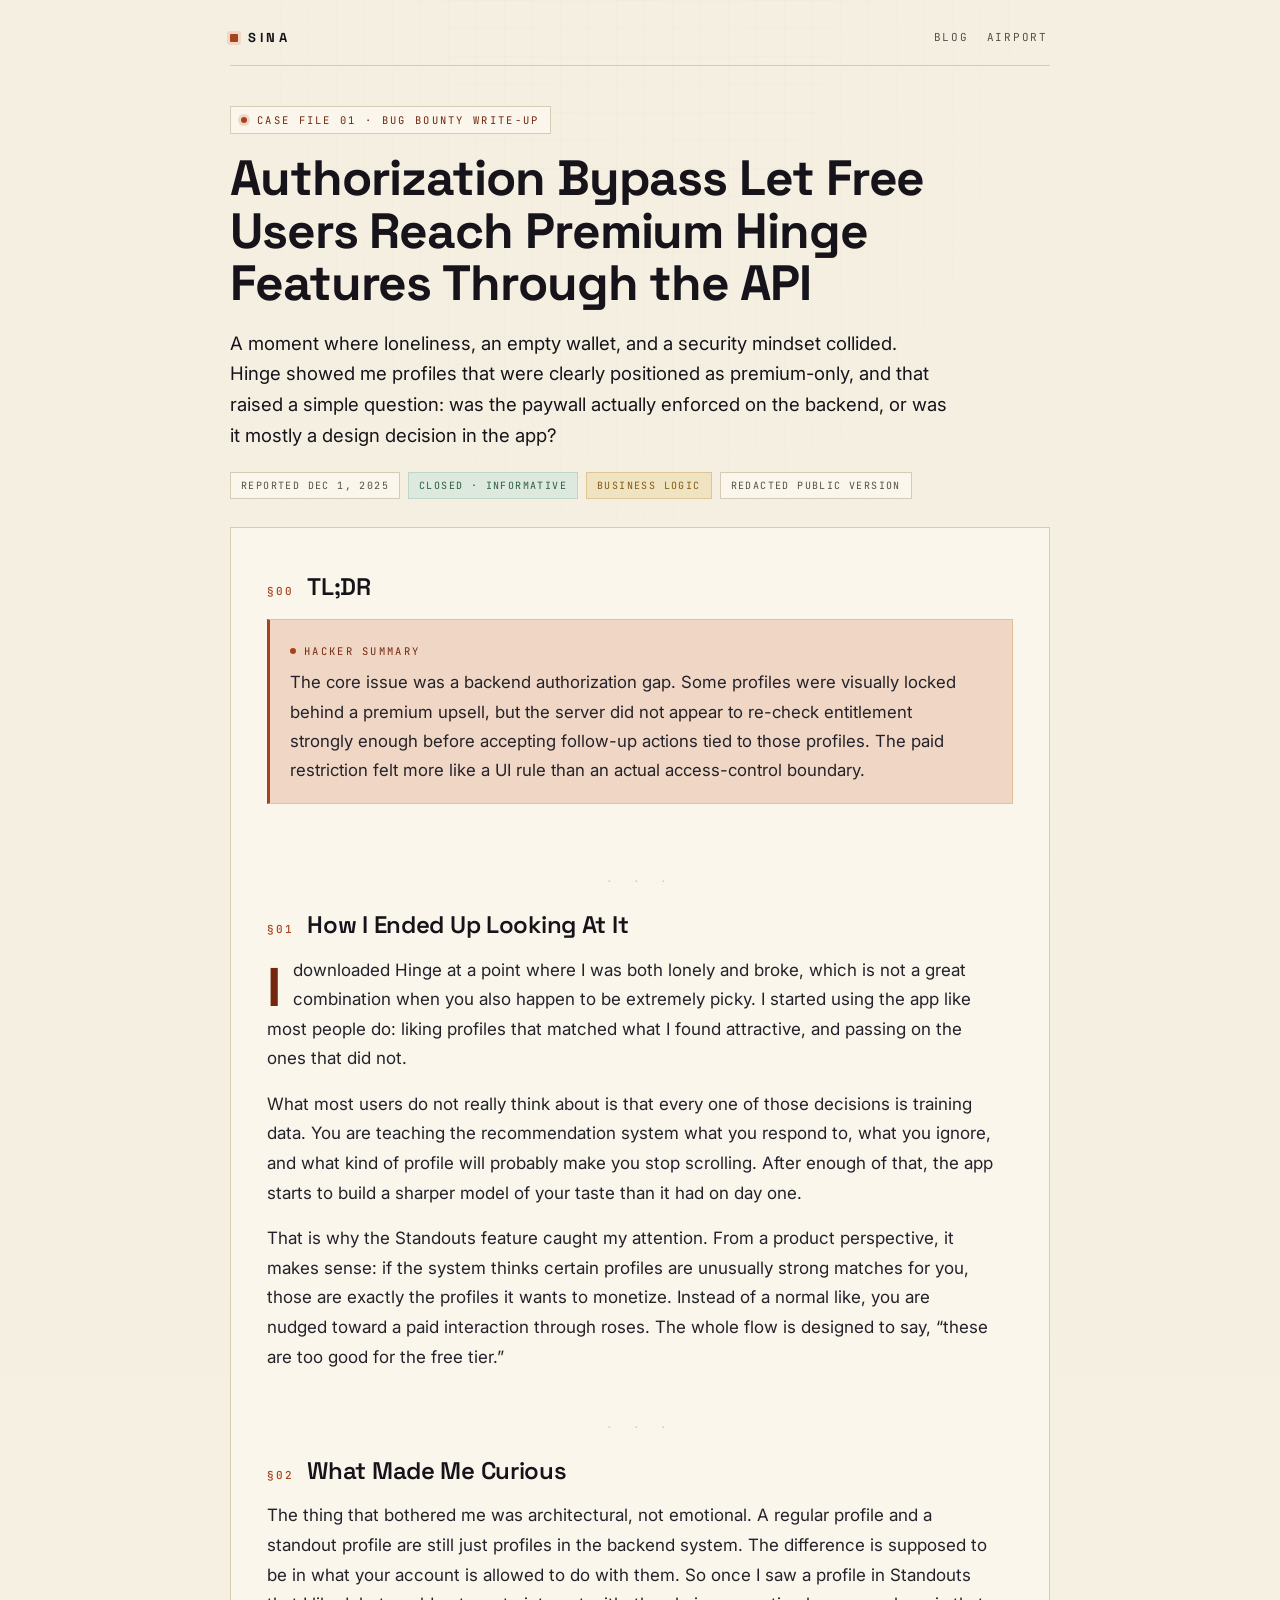
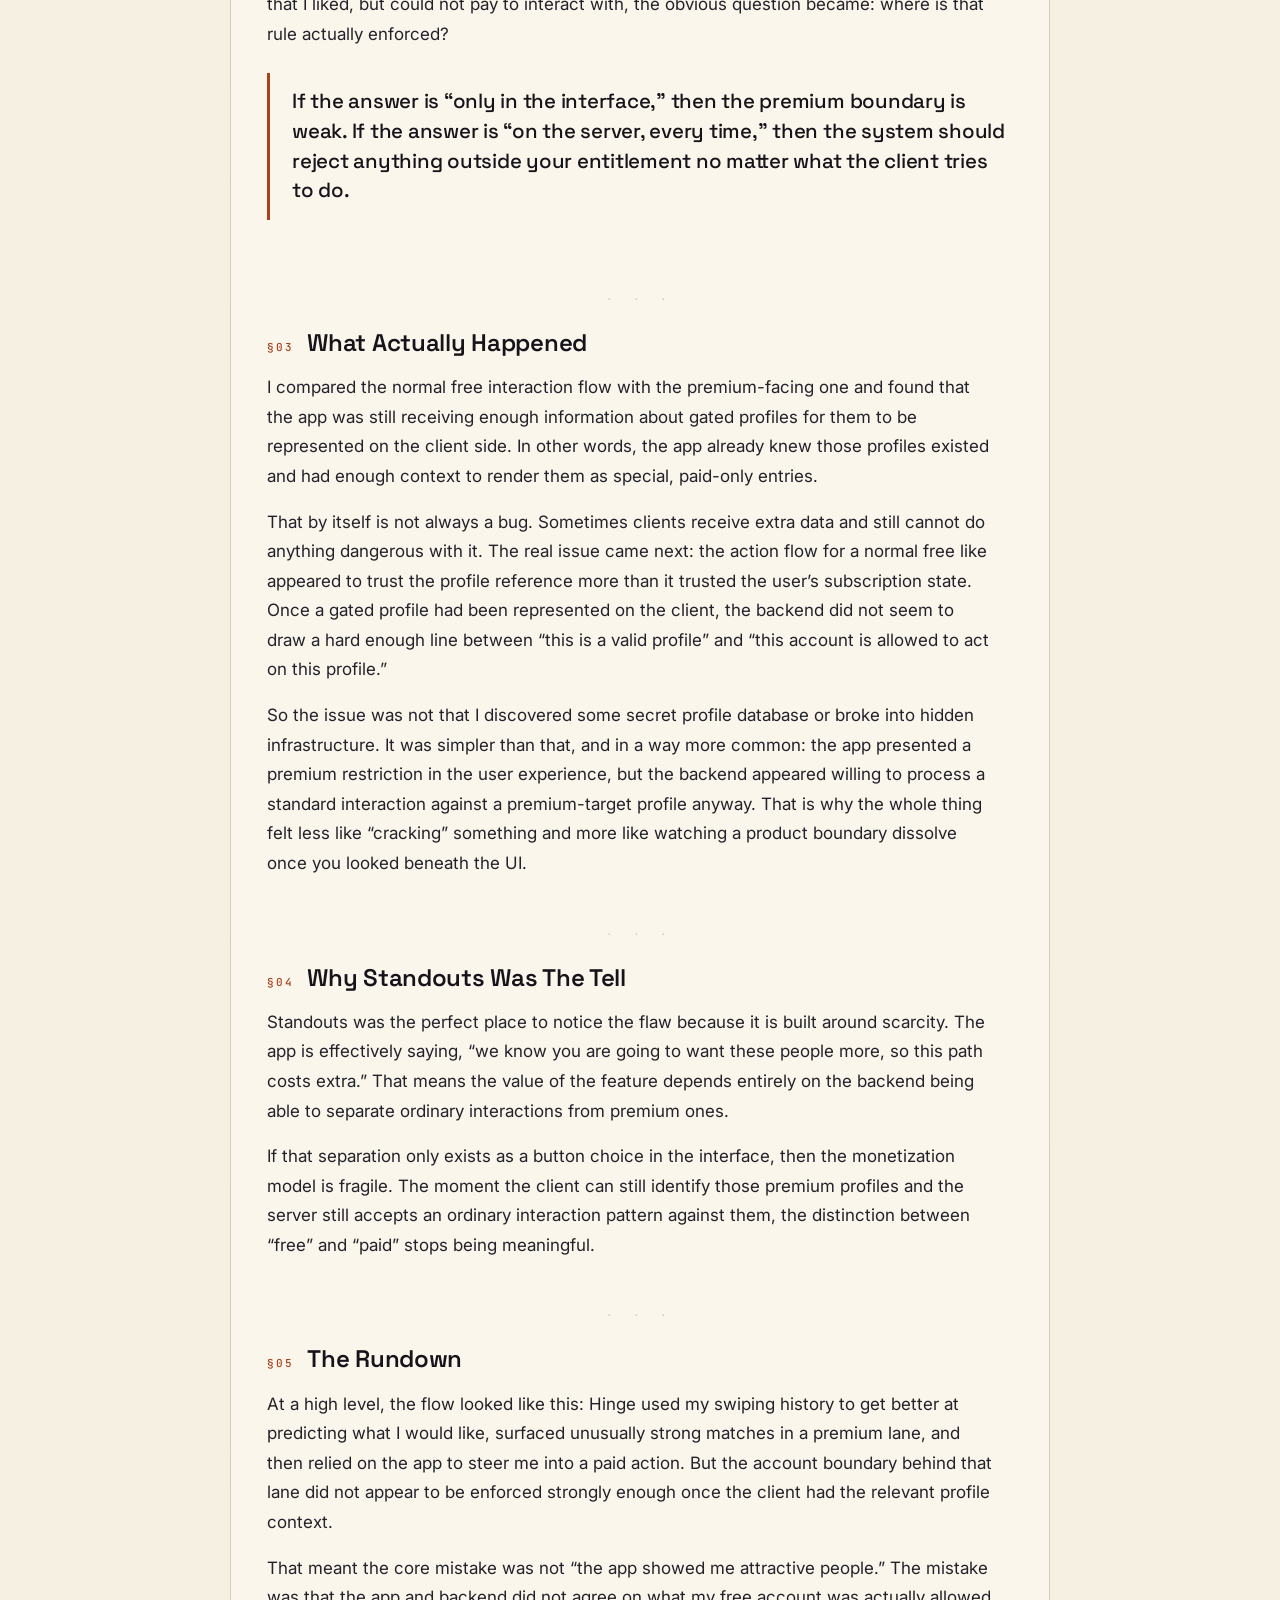
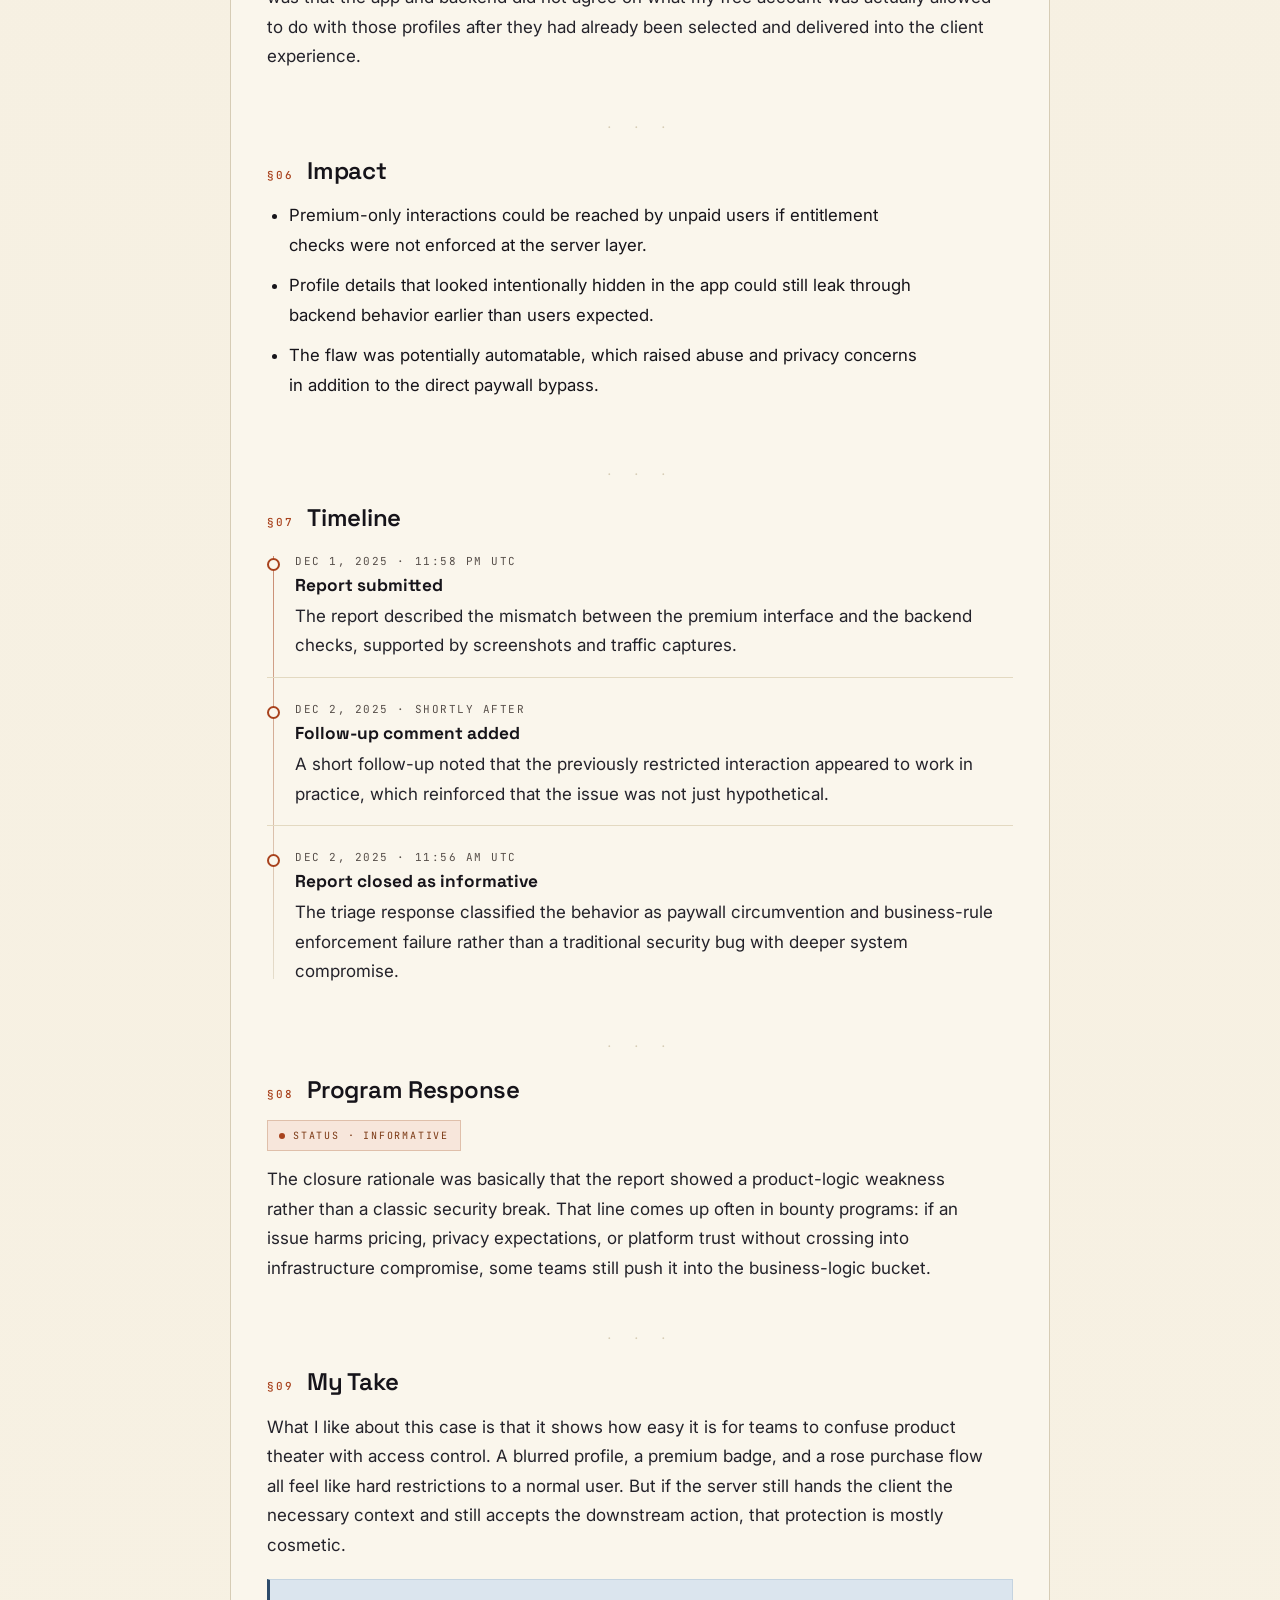
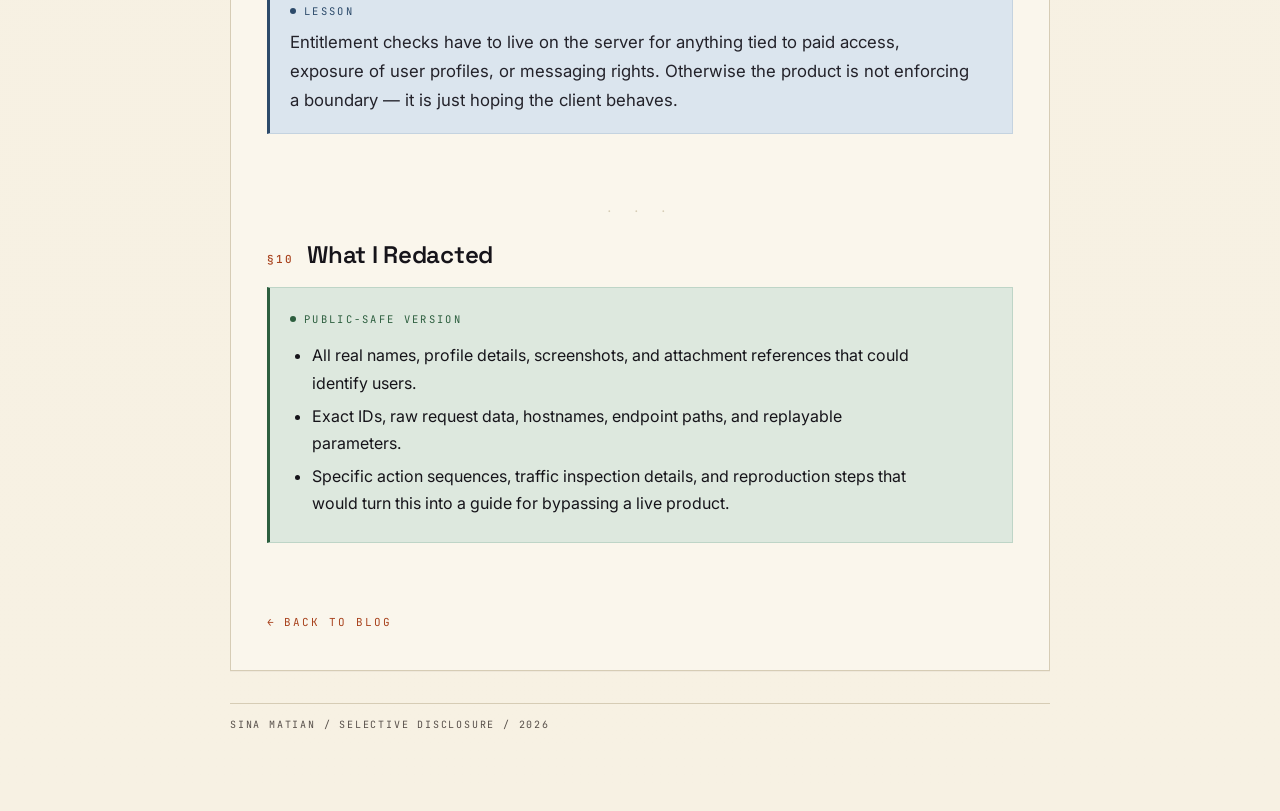
<file: blog-hinge-paywall-bypass.html>
<!DOCTYPE html>
<html lang="en">
<head>
<meta charset="UTF-8">
<meta name="viewport" content="width=device-width, initial-scale=1">
<title>Hinge Paywall Bypass · Sina Matian</title>
<meta name="description" content="A redacted write-up about a Hinge subscription boundary that existed in the interface, but not where it mattered most: backend authorization.">
<link rel="preconnect" href="https://fonts.googleapis.com">
<link rel="preconnect" href="https://fonts.gstatic.com" crossorigin>
<link href="https://fonts.googleapis.com/css2?family=Inter:wght@400;500;600;700&amp;family=Space+Grotesk:wght@500;600;700&amp;family=JetBrains+Mono:wght@400;500;700&amp;display=swap" rel="stylesheet">
<link rel="stylesheet" href="assets/blog.css">
</head>
<body>
  <div class="progress" id="progress"></div>
  <main class="shell">
    <div class="topbar">
      <a class="brand" href="index.html">Sina</a>
      <nav aria-label="Pages">
        <a href="blog.html">Blog</a>
        <a href="index.html">Airport</a>
      </nav>
    </div>

    <header class="article-header">
      <div class="case-eyebrow">Case File 01 · Bug Bounty Write-up</div>
      <h1>Authorization Bypass Let Free Users Reach Premium Hinge Features Through the API</h1>
      <p class="lede">
        A moment where loneliness, an empty wallet, and a security mindset collided. Hinge showed me profiles that were clearly positioned as premium-only, and that raised a simple question: was the paywall actually enforced on the backend, or was it mostly a design decision in the app?
      </p>
      <div class="meta-row" aria-label="Article metadata">
        <span>Reported Dec 1, 2025</span>
        <span class="tag-safe">Closed · Informative</span>
        <span class="tag-warn">Business Logic</span>
        <span>Redacted public version</span>
      </div>
    </header>

    <article>

      <section id="tldr">
        <h2 data-num="§00">TL;DR</h2>
        <div class="callout callout--insight">
          <div class="callout__label">Hacker Summary</div>
          <p>
            The core issue was a backend authorization gap. Some profiles were visually locked behind a premium upsell, but the server did not appear to re-check entitlement strongly enough before accepting follow-up actions tied to those profiles. The paid restriction felt more like a UI rule than an actual access-control boundary.
          </p>
        </div>
      </section>

      <section id="how">
        <h2 data-num="§01">How I Ended Up Looking At It</h2>
        <p class="dropcap">
          I downloaded Hinge at a point where I was both lonely and broke, which is not a great combination when you also happen to be extremely picky. I started using the app like most people do: liking profiles that matched what I found attractive, and passing on the ones that did not.
        </p>
        <p>
          What most users do not really think about is that every one of those decisions is training data. You are teaching the recommendation system what you respond to, what you ignore, and what kind of profile will probably make you stop scrolling. After enough of that, the app starts to build a sharper model of your taste than it had on day one.
        </p>
        <p>
          That is why the Standouts feature caught my attention. From a product perspective, it makes sense: if the system thinks certain profiles are unusually strong matches for you, those are exactly the profiles it wants to monetize. Instead of a normal like, you are nudged toward a paid interaction through roses. The whole flow is designed to say, &ldquo;these are too good for the free tier.&rdquo;
        </p>
      </section>

      <section id="curious">
        <h2 data-num="§02">What Made Me Curious</h2>
        <p>
          The thing that bothered me was architectural, not emotional. A regular profile and a standout profile are still just profiles in the backend system. The difference is supposed to be in what your account is allowed to do with them. So once I saw a profile in Standouts that I liked, but could not pay to interact with, the obvious question became: where is that rule actually enforced?
        </p>
        <div class="pull-quote">
          If the answer is &ldquo;only in the interface,&rdquo; then the premium boundary is weak. If the answer is &ldquo;on the server, every time,&rdquo; then the system should reject anything outside your entitlement no matter what the client tries to do.
        </div>
      </section>

      <section id="actually">
        <h2 data-num="§03">What Actually Happened</h2>
        <p>
          I compared the normal free interaction flow with the premium-facing one and found that the app was still receiving enough information about gated profiles for them to be represented on the client side. In other words, the app already knew those profiles existed and had enough context to render them as special, paid-only entries.
        </p>
        <p>
          That by itself is not always a bug. Sometimes clients receive extra data and still cannot do anything dangerous with it. The real issue came next: the action flow for a normal free like appeared to trust the profile reference more than it trusted the user&rsquo;s subscription state. Once a gated profile had been represented on the client, the backend did not seem to draw a hard enough line between &ldquo;this is a valid profile&rdquo; and &ldquo;this account is allowed to act on this profile.&rdquo;
        </p>
        <p>
          So the issue was not that I discovered some secret profile database or broke into hidden infrastructure. It was simpler than that, and in a way more common: the app presented a premium restriction in the user experience, but the backend appeared willing to process a standard interaction against a premium-target profile anyway. That is why the whole thing felt less like &ldquo;cracking&rdquo; something and more like watching a product boundary dissolve once you looked beneath the UI.
        </p>
      </section>

      <section id="standouts">
        <h2 data-num="§04">Why Standouts Was The Tell</h2>
        <p>
          Standouts was the perfect place to notice the flaw because it is built around scarcity. The app is effectively saying, &ldquo;we know you are going to want these people more, so this path costs extra.&rdquo; That means the value of the feature depends entirely on the backend being able to separate ordinary interactions from premium ones.
        </p>
        <p>
          If that separation only exists as a button choice in the interface, then the monetization model is fragile. The moment the client can still identify those premium profiles and the server still accepts an ordinary interaction pattern against them, the distinction between &ldquo;free&rdquo; and &ldquo;paid&rdquo; stops being meaningful.
        </p>
      </section>

      <section id="rundown">
        <h2 data-num="§05">The Rundown</h2>
        <p>
          At a high level, the flow looked like this: Hinge used my swiping history to get better at predicting what I would like, surfaced unusually strong matches in a premium lane, and then relied on the app to steer me into a paid action. But the account boundary behind that lane did not appear to be enforced strongly enough once the client had the relevant profile context.
        </p>
        <p>
          That meant the core mistake was not &ldquo;the app showed me attractive people.&rdquo; The mistake was that the app and backend did not agree on what my free account was actually allowed to do with those profiles after they had already been selected and delivered into the client experience.
        </p>
      </section>

      <section id="impact">
        <h2 data-num="§06">Impact</h2>
        <ul>
          <li>Premium-only interactions could be reached by unpaid users if entitlement checks were not enforced at the server layer.</li>
          <li>Profile details that looked intentionally hidden in the app could still leak through backend behavior earlier than users expected.</li>
          <li>The flaw was potentially automatable, which raised abuse and privacy concerns in addition to the direct paywall bypass.</li>
        </ul>
      </section>

      <section id="timeline">
        <h2 data-num="§07">Timeline</h2>
        <div class="timeline">
          <div class="timeline-item">
            <div class="timeline-date">Dec 1, 2025 · 11:58 PM UTC</div>
            <strong>Report submitted</strong>
            <p>The report described the mismatch between the premium interface and the backend checks, supported by screenshots and traffic captures.</p>
          </div>
          <div class="timeline-item">
            <div class="timeline-date">Dec 2, 2025 · shortly after</div>
            <strong>Follow-up comment added</strong>
            <p>A short follow-up noted that the previously restricted interaction appeared to work in practice, which reinforced that the issue was not just hypothetical.</p>
          </div>
          <div class="timeline-item">
            <div class="timeline-date">Dec 2, 2025 · 11:56 AM UTC</div>
            <strong>Report closed as informative</strong>
            <p>The triage response classified the behavior as paywall circumvention and business-rule enforcement failure rather than a traditional security bug with deeper system compromise.</p>
          </div>
        </div>
      </section>

      <section id="response">
        <h2 data-num="§08">Program Response</h2>
        <div class="status">Status · Informative</div>
        <p style="margin-top:14px;">
          The closure rationale was basically that the report showed a product-logic weakness rather than a classic security break. That line comes up often in bounty programs: if an issue harms pricing, privacy expectations, or platform trust without crossing into infrastructure compromise, some teams still push it into the business-logic bucket.
        </p>
      </section>

      <section id="take">
        <h2 data-num="§09">My Take</h2>
        <p>
          What I like about this case is that it shows how easy it is for teams to confuse product theater with access control. A blurred profile, a premium badge, and a rose purchase flow all feel like hard restrictions to a normal user. But if the server still hands the client the necessary context and still accepts the downstream action, that protection is mostly cosmetic.
        </p>
        <div class="callout callout--method">
          <div class="callout__label">Lesson</div>
          <p>
            Entitlement checks have to live on the server for anything tied to paid access, exposure of user profiles, or messaging rights. Otherwise the product is not enforcing a boundary &mdash; it is just hoping the client behaves.
          </p>
        </div>
      </section>

      <section id="redacted">
        <h2 data-num="§10">What I Redacted</h2>
        <div class="callout callout--safe">
          <div class="callout__label">Public-Safe Version</div>
          <ul>
            <li>All real names, profile details, screenshots, and attachment references that could identify users.</li>
            <li>Exact IDs, raw request data, hostnames, endpoint paths, and replayable parameters.</li>
            <li>Specific action sequences, traffic inspection details, and reproduction steps that would turn this into a guide for bypassing a live product.</li>
          </ul>
        </div>
      </section>

      <a class="back-link" href="blog.html">Back to Blog</a>
    </article>

    <footer>Sina Matian / selective disclosure / 2026</footer>
  </main>

  <script>
    (function(){
      var bar = document.getElementById('progress');
      function update(){
        var d = document.documentElement;
        var max = d.scrollHeight - d.clientHeight;
        var pct = max > 0 ? (d.scrollTop / max) * 100 : 0;
        bar.style.width = pct + '%';
      }
      document.addEventListener('scroll', update, { passive:true });
      update();
    })();
  </script>
</body>
</html>
</file>
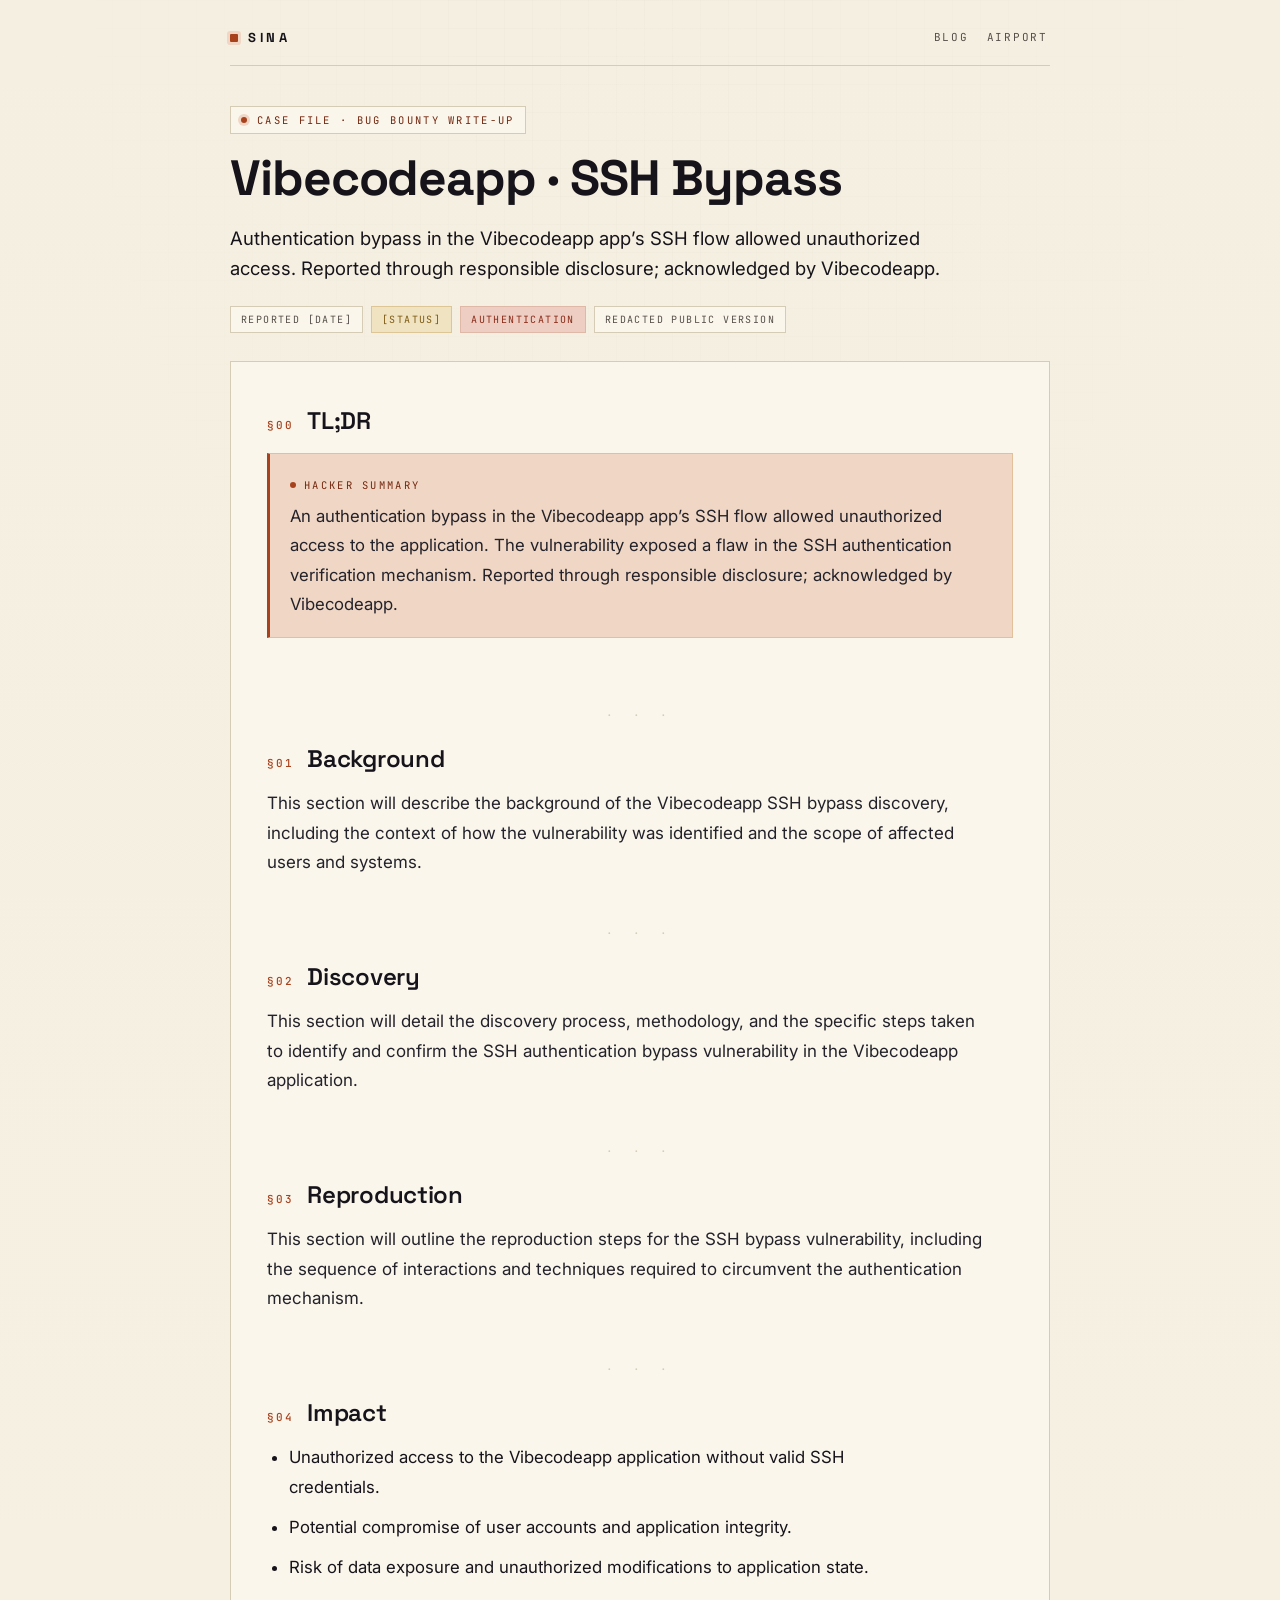
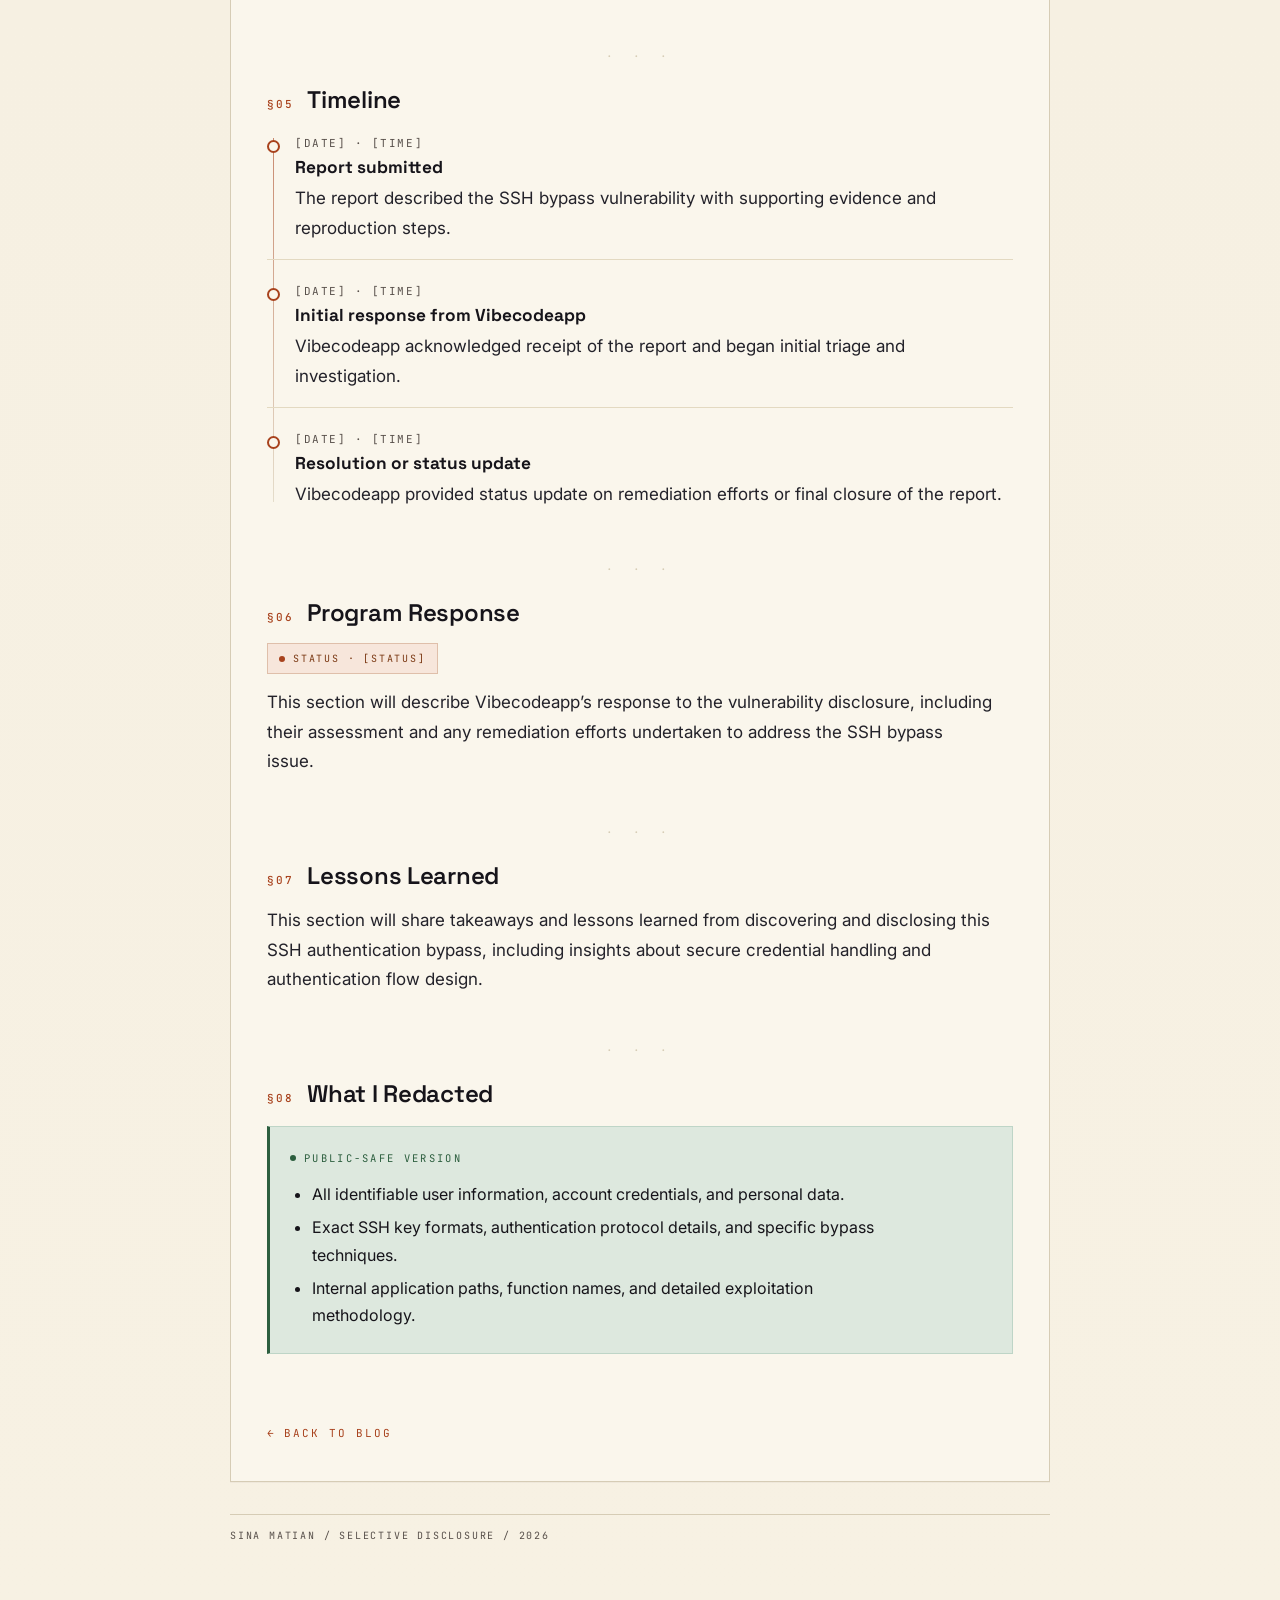
<file: blog-vibecode-ssh.html>
<!DOCTYPE html>
<html lang="en">
<head>
<meta charset="UTF-8">
<meta name="viewport" content="width=device-width, initial-scale=1">
<title>Vibecodeapp · SSH Bypass · Sina Matian</title>
<link rel="preconnect" href="https://fonts.googleapis.com">
<link rel="preconnect" href="https://fonts.gstatic.com" crossorigin>
<link href="https://fonts.googleapis.com/css2?family=Inter:wght@400;500;600;700&amp;family=Space+Grotesk:wght@500;600;700&amp;family=JetBrains+Mono:wght@400;500;700&amp;display=swap" rel="stylesheet">
<link rel="stylesheet" href="assets/blog.css">
</head>
<body>
  <div class="progress" id="progress"></div>
  <main class="shell">
    <div class="topbar">
      <a class="brand" href="index.html">Sina</a>
      <nav aria-label="Pages">
        <a href="blog.html">Blog</a>
        <a href="index.html">Airport</a>
      </nav>
    </div>

    <header class="article-header">
      <div class="case-eyebrow">Case File · Bug Bounty Write-up</div>
      <h1>Vibecodeapp &middot; SSH Bypass</h1>
      <p class="lede">
        Authentication bypass in the Vibecodeapp app&rsquo;s SSH flow allowed unauthorized access. Reported through responsible disclosure; acknowledged by Vibecodeapp.
      </p>
      <div class="meta-row" aria-label="Article metadata">
        <span>Reported [DATE]</span>
        <span class="tag-warn">[STATUS]</span>
        <span class="tag-danger">Authentication</span>
        <span>Redacted public version</span>
      </div>
    </header>

    <article>
      <section id="tldr">
        <h2 data-num="§00">TL;DR</h2>
        <div class="callout callout--insight">
          <div class="callout__label">Hacker Summary</div>
          <p>An authentication bypass in the Vibecodeapp app&rsquo;s SSH flow allowed unauthorized access to the application. The vulnerability exposed a flaw in the SSH authentication verification mechanism. Reported through responsible disclosure; acknowledged by Vibecodeapp.</p>
        </div>
      </section>

      <section id="background">
        <h2 data-num="§01">Background</h2>
        <p>This section will describe the background of the Vibecodeapp SSH bypass discovery, including the context of how the vulnerability was identified and the scope of affected users and systems.</p>
      </section>

      <section id="discovery">
        <h2 data-num="§02">Discovery</h2>
        <p>This section will detail the discovery process, methodology, and the specific steps taken to identify and confirm the SSH authentication bypass vulnerability in the Vibecodeapp application.</p>
      </section>

      <section id="reproduction">
        <h2 data-num="§03">Reproduction</h2>
        <p>This section will outline the reproduction steps for the SSH bypass vulnerability, including the sequence of interactions and techniques required to circumvent the authentication mechanism.</p>
      </section>

      <section id="impact">
        <h2 data-num="§04">Impact</h2>
        <ul>
          <li>Unauthorized access to the Vibecodeapp application without valid SSH credentials.</li>
          <li>Potential compromise of user accounts and application integrity.</li>
          <li>Risk of data exposure and unauthorized modifications to application state.</li>
        </ul>
      </section>

      <section id="timeline">
        <h2 data-num="§05">Timeline</h2>
        <div class="timeline">
          <div class="timeline-item">
            <div class="timeline-date">[DATE] · [TIME]</div>
            <strong>Report submitted</strong>
            <p>The report described the SSH bypass vulnerability with supporting evidence and reproduction steps.</p>
          </div>
          <div class="timeline-item">
            <div class="timeline-date">[DATE] · [TIME]</div>
            <strong>Initial response from Vibecodeapp</strong>
            <p>Vibecodeapp acknowledged receipt of the report and began initial triage and investigation.</p>
          </div>
          <div class="timeline-item">
            <div class="timeline-date">[DATE] · [TIME]</div>
            <strong>Resolution or status update</strong>
            <p>Vibecodeapp provided status update on remediation efforts or final closure of the report.</p>
          </div>
        </div>
      </section>

      <section id="response">
        <h2 data-num="§06">Program Response</h2>
        <div class="status">Status · [STATUS]</div>
        <p style="margin-top:14px;">This section will describe Vibecodeapp&rsquo;s response to the vulnerability disclosure, including their assessment and any remediation efforts undertaken to address the SSH bypass issue.</p>
      </section>

      <section id="lessons">
        <h2 data-num="§07">Lessons Learned</h2>
        <p>This section will share takeaways and lessons learned from discovering and disclosing this SSH authentication bypass, including insights about secure credential handling and authentication flow design.</p>
      </section>

      <section id="redacted">
        <h2 data-num="§08">What I Redacted</h2>
        <div class="callout callout--safe">
          <div class="callout__label">Public-Safe Version</div>
          <ul>
            <li>All identifiable user information, account credentials, and personal data.</li>
            <li>Exact SSH key formats, authentication protocol details, and specific bypass techniques.</li>
            <li>Internal application paths, function names, and detailed exploitation methodology.</li>
          </ul>
        </div>
      </section>

      <a class="back-link" href="blog.html">Back to Blog</a>
    </article>

    <footer>Sina Matian / selective disclosure / 2026</footer>
  </main>
  <script>
    (function(){
      var bar = document.getElementById('progress');
      function update(){
        var d = document.documentElement;
        var max = d.scrollHeight - d.clientHeight;
        bar.style.width = (max > 0 ? (d.scrollTop / max) * 100 : 0) + '%';
      }
      document.addEventListener('scroll', update, { passive:true });
      update();
    })();
  </script>
</body>
</html>
</file>
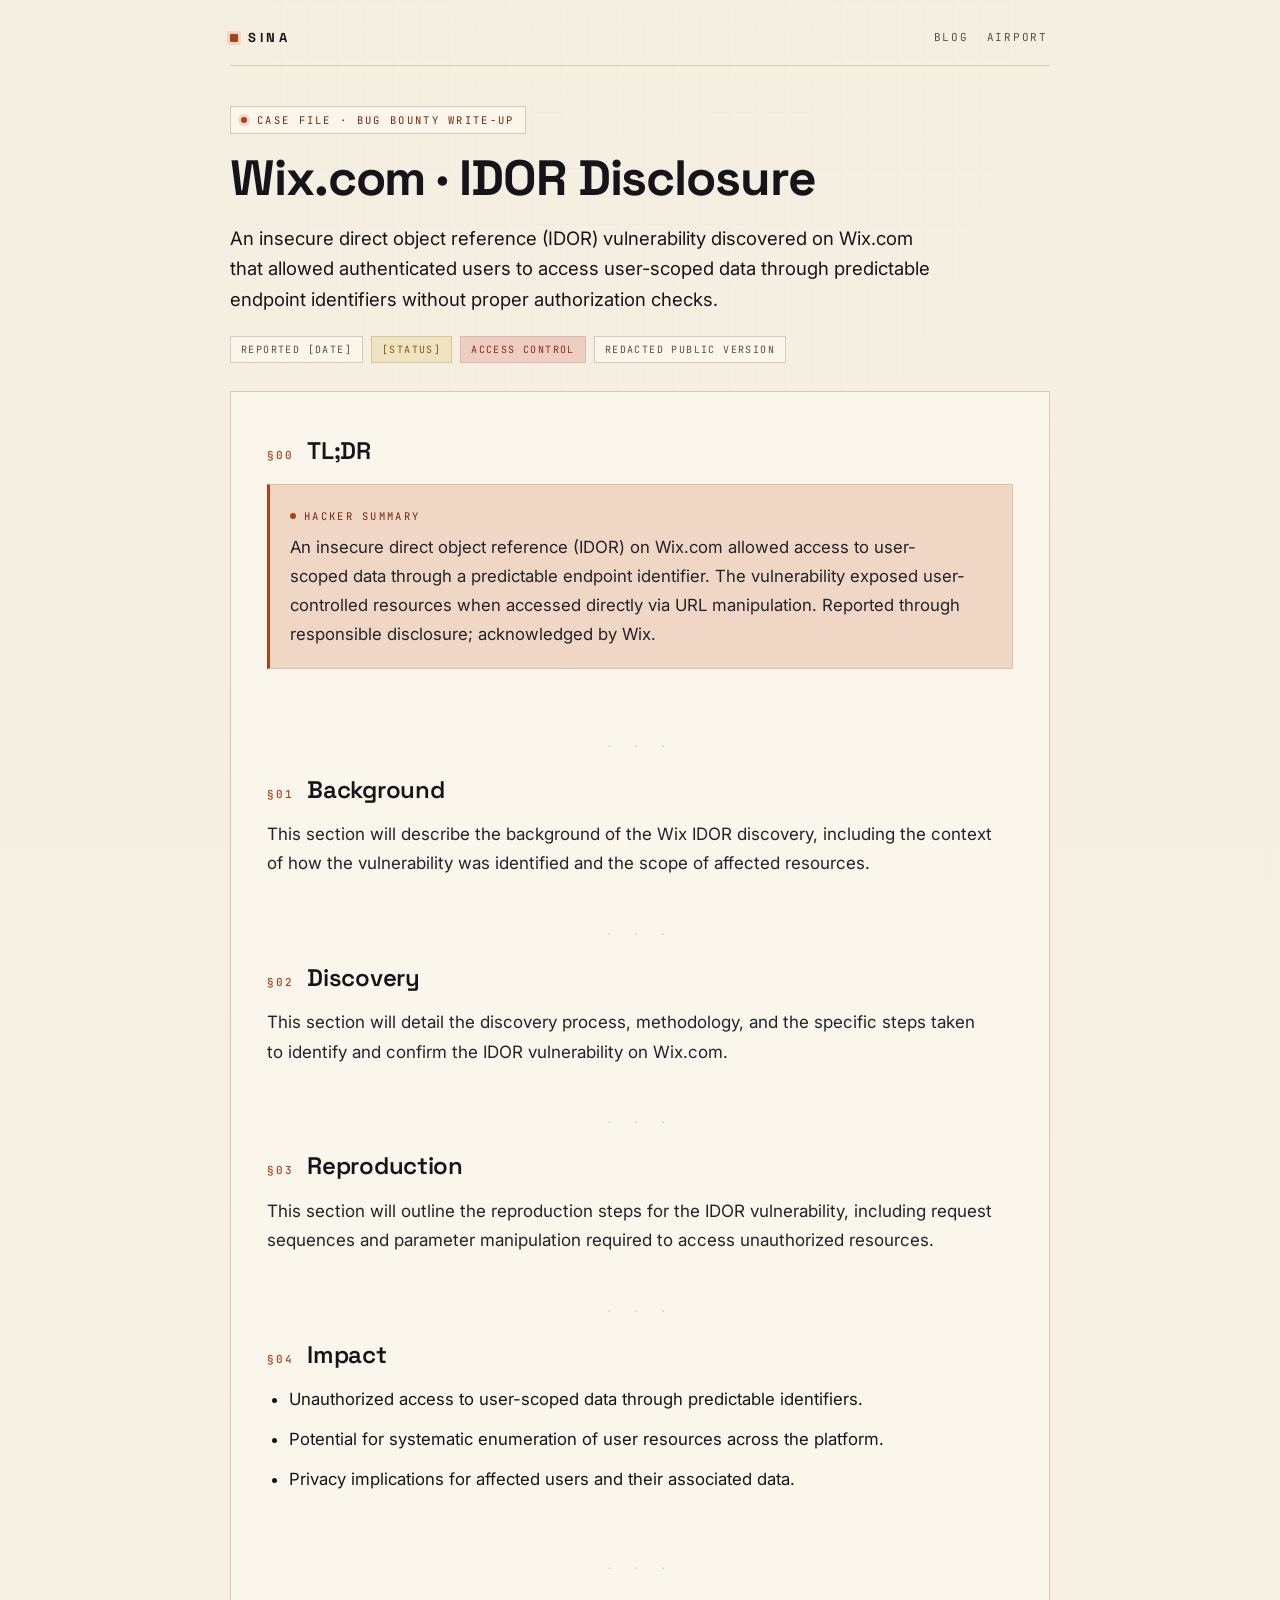
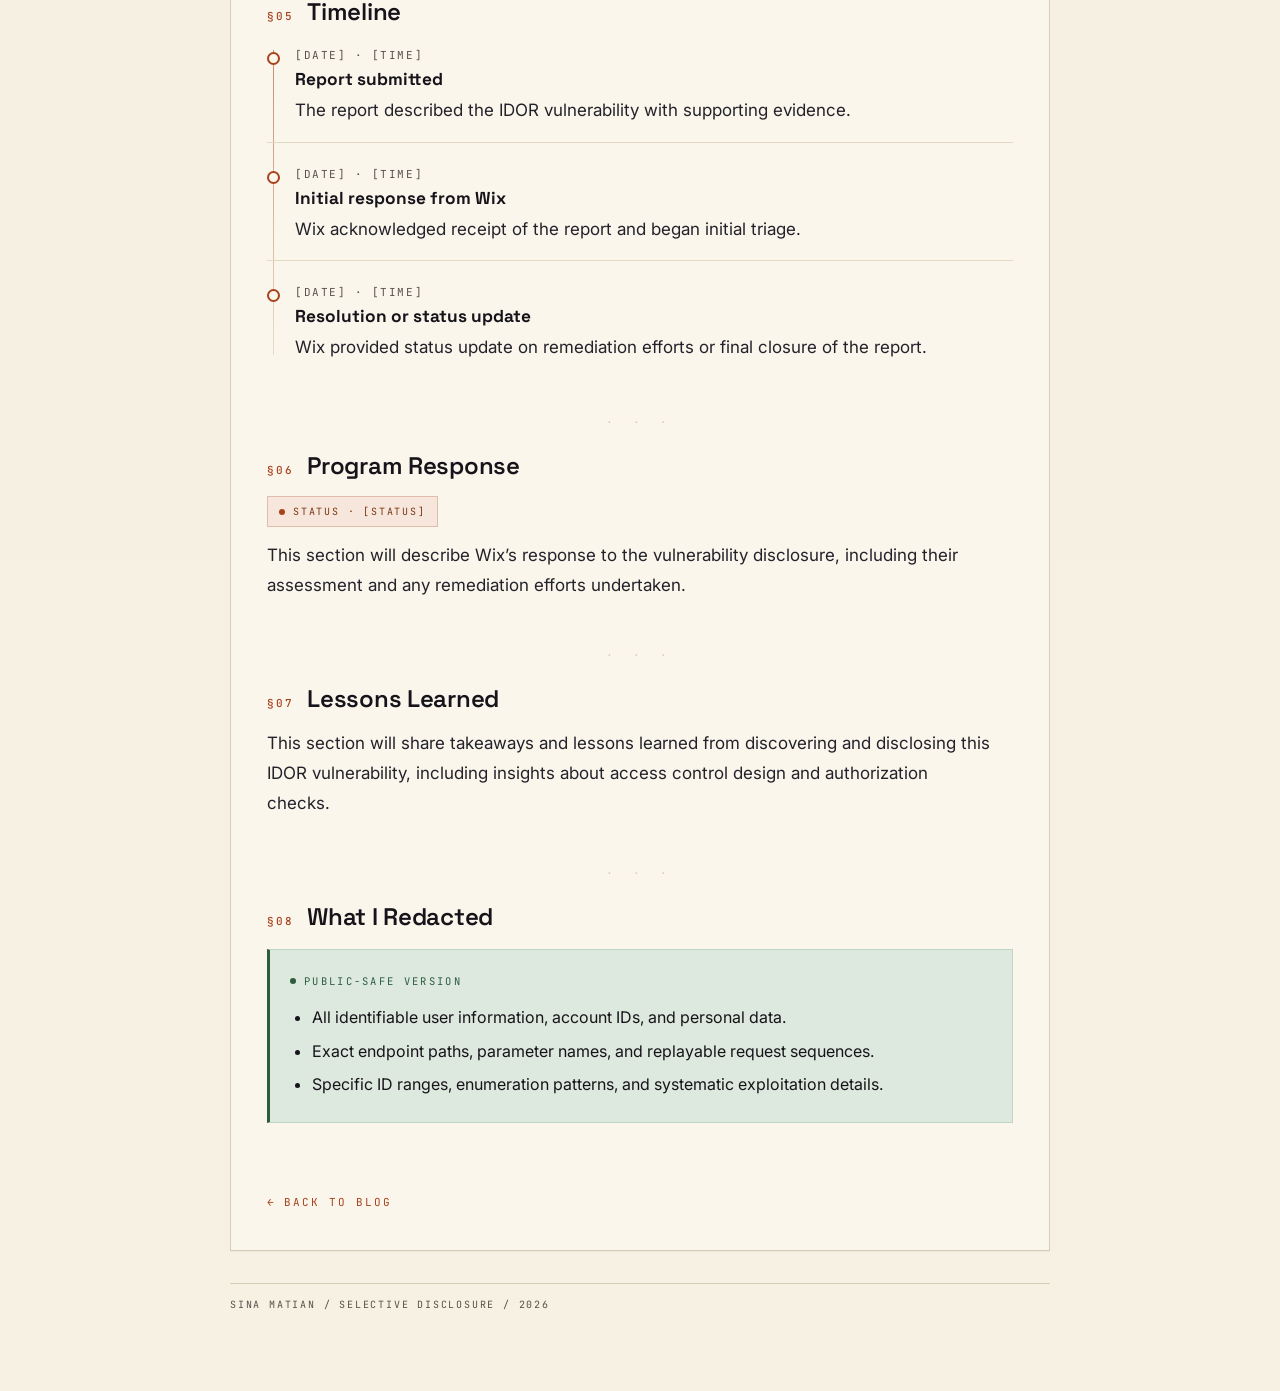
<file: blog-wix-idor.html>
<!DOCTYPE html>
<html lang="en">
<head>
<meta charset="UTF-8">
<meta name="viewport" content="width=device-width, initial-scale=1">
<title>Wix.com · IDOR Disclosure · Sina Matian</title>
<link rel="preconnect" href="https://fonts.googleapis.com">
<link rel="preconnect" href="https://fonts.gstatic.com" crossorigin>
<link href="https://fonts.googleapis.com/css2?family=Inter:wght@400;500;600;700&amp;family=Space+Grotesk:wght@500;600;700&amp;family=JetBrains+Mono:wght@400;500;700&amp;display=swap" rel="stylesheet">
<link rel="stylesheet" href="assets/blog.css">
</head>
<body>
  <div class="progress" id="progress"></div>
  <main class="shell">
    <div class="topbar">
      <a class="brand" href="index.html">Sina</a>
      <nav aria-label="Pages">
        <a href="blog.html">Blog</a>
        <a href="index.html">Airport</a>
      </nav>
    </div>

    <header class="article-header">
      <div class="case-eyebrow">Case File · Bug Bounty Write-up</div>
      <h1>Wix.com &middot; IDOR Disclosure</h1>
      <p class="lede">
        An insecure direct object reference (IDOR) vulnerability discovered on Wix.com that allowed authenticated users to access user-scoped data through predictable endpoint identifiers without proper authorization checks.
      </p>
      <div class="meta-row" aria-label="Article metadata">
        <span>Reported [DATE]</span>
        <span class="tag-warn">[STATUS]</span>
        <span class="tag-danger">Access Control</span>
        <span>Redacted public version</span>
      </div>
    </header>

    <article>
      <section id="tldr">
        <h2 data-num="§00">TL;DR</h2>
        <div class="callout callout--insight">
          <div class="callout__label">Hacker Summary</div>
          <p>An insecure direct object reference (IDOR) on Wix.com allowed access to user-scoped data through a predictable endpoint identifier. The vulnerability exposed user-controlled resources when accessed directly via URL manipulation. Reported through responsible disclosure; acknowledged by Wix.</p>
        </div>
      </section>

      <section id="background">
        <h2 data-num="§01">Background</h2>
        <p>This section will describe the background of the Wix IDOR discovery, including the context of how the vulnerability was identified and the scope of affected resources.</p>
      </section>

      <section id="discovery">
        <h2 data-num="§02">Discovery</h2>
        <p>This section will detail the discovery process, methodology, and the specific steps taken to identify and confirm the IDOR vulnerability on Wix.com.</p>
      </section>

      <section id="reproduction">
        <h2 data-num="§03">Reproduction</h2>
        <p>This section will outline the reproduction steps for the IDOR vulnerability, including request sequences and parameter manipulation required to access unauthorized resources.</p>
      </section>

      <section id="impact">
        <h2 data-num="§04">Impact</h2>
        <ul>
          <li>Unauthorized access to user-scoped data through predictable identifiers.</li>
          <li>Potential for systematic enumeration of user resources across the platform.</li>
          <li>Privacy implications for affected users and their associated data.</li>
        </ul>
      </section>

      <section id="timeline">
        <h2 data-num="§05">Timeline</h2>
        <div class="timeline">
          <div class="timeline-item">
            <div class="timeline-date">[DATE] · [TIME]</div>
            <strong>Report submitted</strong>
            <p>The report described the IDOR vulnerability with supporting evidence.</p>
          </div>
          <div class="timeline-item">
            <div class="timeline-date">[DATE] · [TIME]</div>
            <strong>Initial response from Wix</strong>
            <p>Wix acknowledged receipt of the report and began initial triage.</p>
          </div>
          <div class="timeline-item">
            <div class="timeline-date">[DATE] · [TIME]</div>
            <strong>Resolution or status update</strong>
            <p>Wix provided status update on remediation efforts or final closure of the report.</p>
          </div>
        </div>
      </section>

      <section id="response">
        <h2 data-num="§06">Program Response</h2>
        <div class="status">Status · [STATUS]</div>
        <p style="margin-top:14px;">This section will describe Wix&rsquo;s response to the vulnerability disclosure, including their assessment and any remediation efforts undertaken.</p>
      </section>

      <section id="lessons">
        <h2 data-num="§07">Lessons Learned</h2>
        <p>This section will share takeaways and lessons learned from discovering and disclosing this IDOR vulnerability, including insights about access control design and authorization checks.</p>
      </section>

      <section id="redacted">
        <h2 data-num="§08">What I Redacted</h2>
        <div class="callout callout--safe">
          <div class="callout__label">Public-Safe Version</div>
          <ul>
            <li>All identifiable user information, account IDs, and personal data.</li>
            <li>Exact endpoint paths, parameter names, and replayable request sequences.</li>
            <li>Specific ID ranges, enumeration patterns, and systematic exploitation details.</li>
          </ul>
        </div>
      </section>

      <a class="back-link" href="blog.html">Back to Blog</a>
    </article>

    <footer>Sina Matian / selective disclosure / 2026</footer>
  </main>
  <script>
    (function(){
      var bar = document.getElementById('progress');
      function update(){
        var d = document.documentElement;
        var max = d.scrollHeight - d.clientHeight;
        bar.style.width = (max > 0 ? (d.scrollTop / max) * 100 : 0) + '%';
      }
      document.addEventListener('scroll', update, { passive:true });
      update();
    })();
  </script>
</body>
</html>
</file>
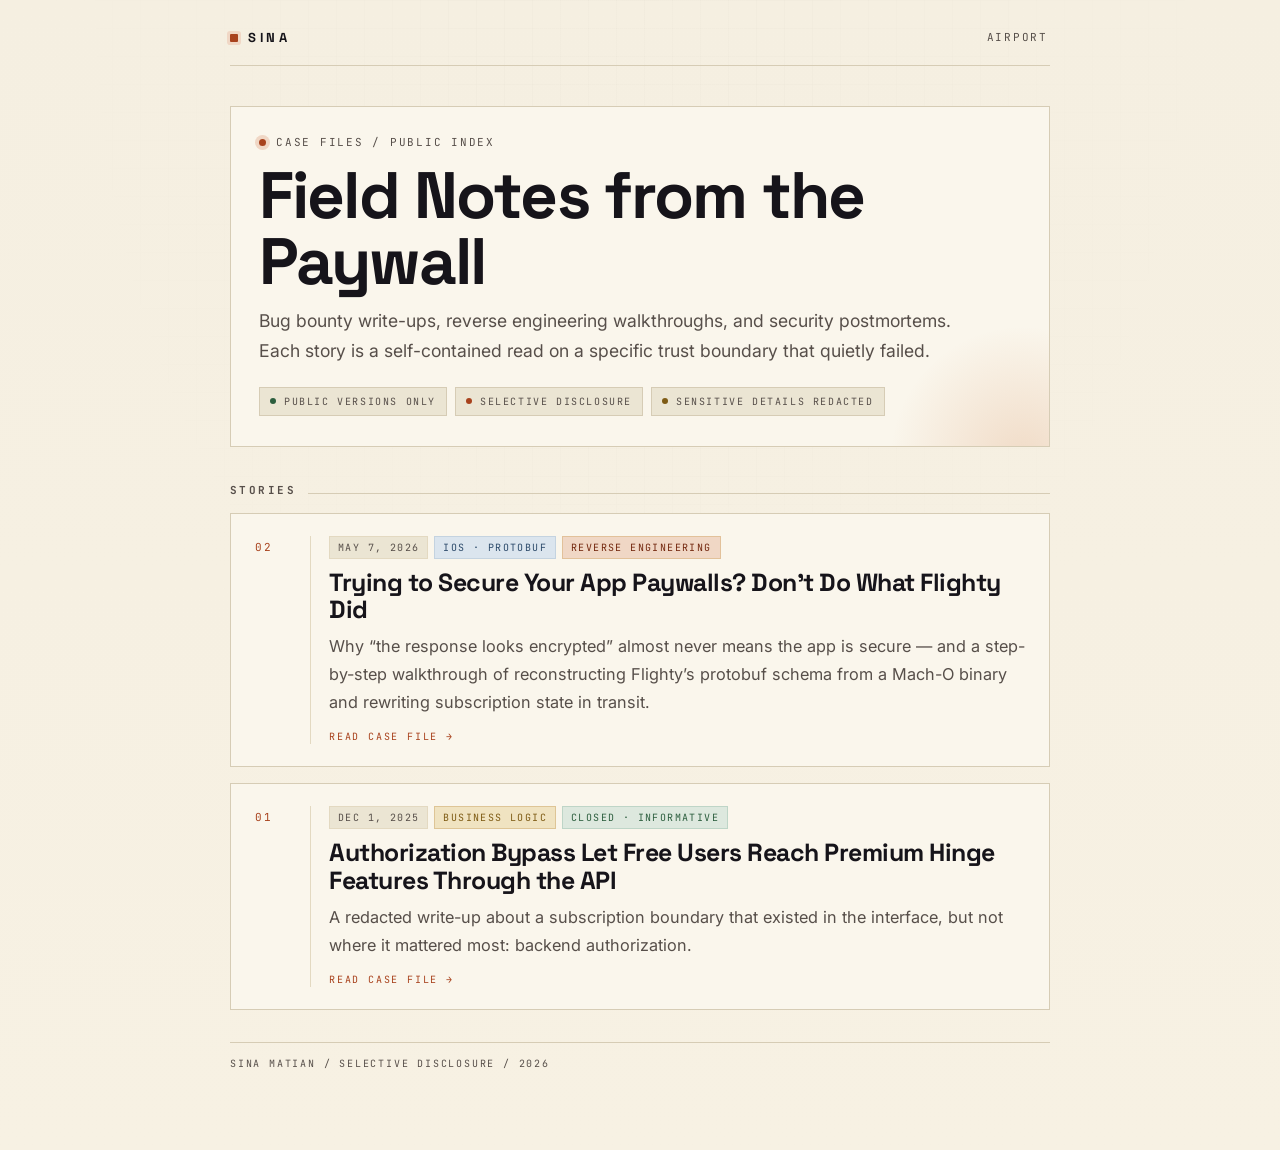
<file: blog.html>
<!DOCTYPE html>
<html lang="en">
<head>
<meta charset="UTF-8">
<meta name="viewport" content="width=device-width, initial-scale=1">
<title>Blog · Sina Matian</title>
<meta name="description" content="Bug bounty write-ups, reverse engineering walkthroughs, and security postmortems. Public versions only — sensitive details redacted.">
<link rel="preconnect" href="https://fonts.googleapis.com">
<link rel="preconnect" href="https://fonts.gstatic.com" crossorigin>
<link href="https://fonts.googleapis.com/css2?family=Inter:wght@400;500;600;700&amp;family=Space+Grotesk:wght@500;600;700&amp;family=JetBrains+Mono:wght@400;500;700&amp;display=swap" rel="stylesheet">
<link rel="stylesheet" href="assets/blog.css">
</head>
<body>
  <main class="shell">
    <div class="topbar">
      <a class="brand" href="index.html">Sina</a>
      <nav aria-label="Pages">
        <a href="index.html">Airport</a>
      </nav>
    </div>

    <section class="index-hero" aria-labelledby="hero-title">
      <div class="terminal-line"><span>Case Files / Public Index</span></div>
      <h1 id="hero-title">Field Notes from the Paywall</h1>
      <p>
        Bug bounty write-ups, reverse engineering walkthroughs, and security postmortems. Each story is a self-contained read on a specific trust boundary that quietly failed.
      </p>
      <div class="disclosure-bar" aria-label="Disclosure status">
        <span class="disclosure-chip">Public versions only</span>
        <span class="disclosure-chip disclosure-chip--accent">Selective disclosure</span>
        <span class="disclosure-chip disclosure-chip--warn">Sensitive details redacted</span>
      </div>
    </section>

    <section aria-labelledby="stories-title">
      <h2 class="section-title" id="stories-title"><span>Stories</span></h2>
      <div class="story-list">

        <a class="story-card" href="blog-flighty-protobuf-paywall.html">
          <div class="story-card__num">02</div>
          <div class="story-card__body">
            <div class="story-card__meta">
              <span>May 7, 2026</span>
              <span class="tag-info">iOS · Protobuf</span>
              <span class="tag-accent">Reverse Engineering</span>
            </div>
            <h2>Trying to Secure Your App Paywalls? Don&rsquo;t Do What Flighty Did</h2>
            <p>
              Why &ldquo;the response looks encrypted&rdquo; almost never means the app is secure &mdash; and a step-by-step walkthrough of reconstructing Flighty&rsquo;s protobuf schema from a Mach-O binary and rewriting subscription state in transit.
            </p>
            <div class="story-card__arrow">Read case file</div>
          </div>
        </a>

        <a class="story-card" href="blog-hinge-paywall-bypass.html">
          <div class="story-card__num">01</div>
          <div class="story-card__body">
            <div class="story-card__meta">
              <span>Dec 1, 2025</span>
              <span class="tag-warn">Business Logic</span>
              <span class="tag-safe">Closed · Informative</span>
            </div>
            <h2>Authorization Bypass Let Free Users Reach Premium Hinge Features Through the API</h2>
            <p>
              A redacted write-up about a subscription boundary that existed in the interface, but not where it mattered most: backend authorization.
            </p>
            <div class="story-card__arrow">Read case file</div>
          </div>
        </a>

      </div>
    </section>

    <footer>Sina Matian / selective disclosure / 2026</footer>
  </main>
</body>
</html>
</file>
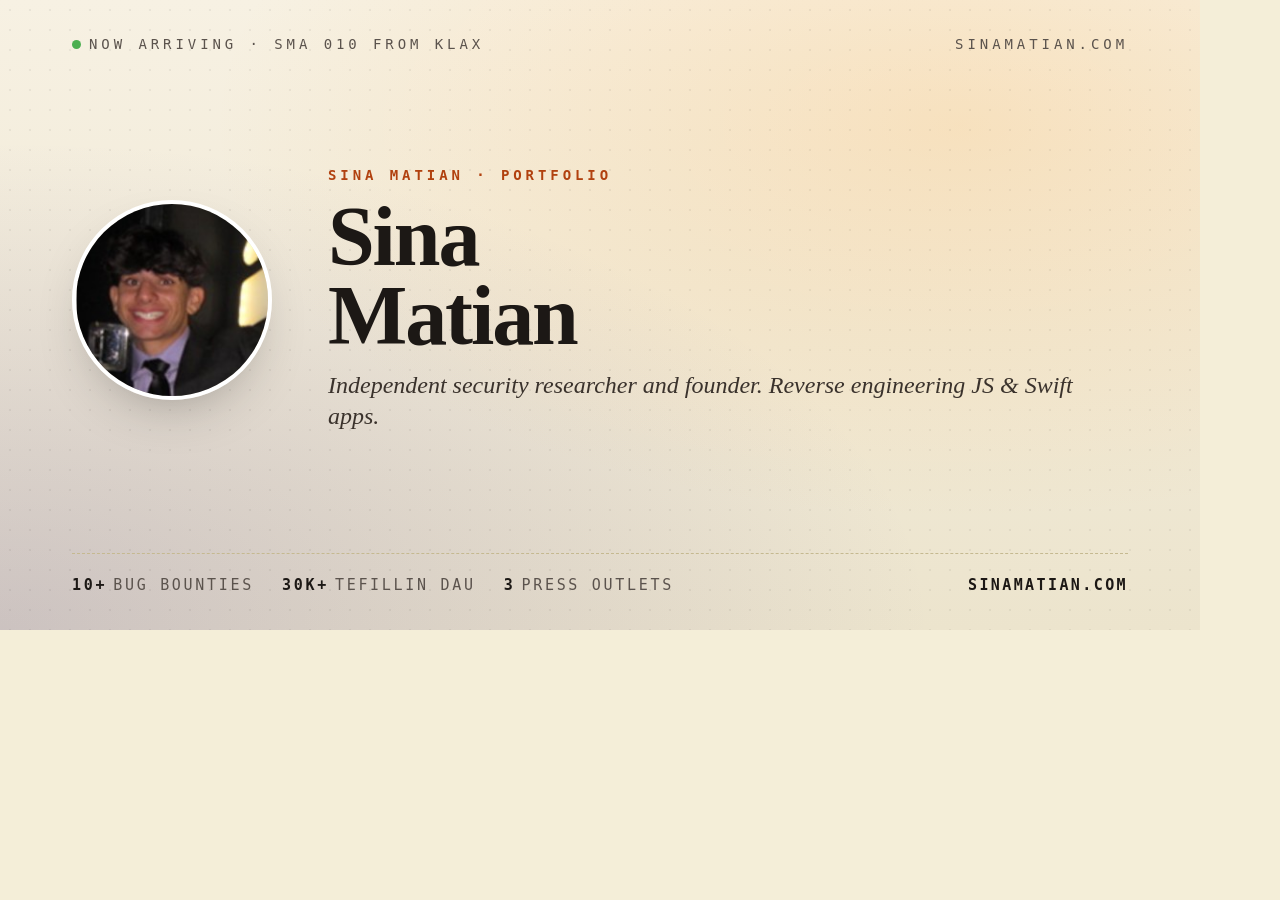
<file: preview/og-card.html>
<!DOCTYPE html>
<html lang="en">
<head>
<meta charset="UTF-8">
<title>OG Card</title>
<style>
  * { box-sizing: border-box; margin: 0; padding: 0; }
  html, body {
    width: 1200px;
    height: 630px;
    background: #f4eed8;
    color: #1c1815;
    font-family: ui-monospace, "SF Mono", Menlo, Consolas, monospace;
    overflow: hidden;
    -webkit-font-smoothing: antialiased;
    font-feature-settings: "kern";
  }
  .card {
    position: relative;
    width: 1200px;
    height: 630px;
    background:
      radial-gradient(ellipse at 80% 20%, rgba(255, 176, 74, 0.22), transparent 55%),
      radial-gradient(ellipse at 0% 100%, rgba(74, 59, 140, 0.20), transparent 55%),
      linear-gradient(180deg, #f7f1e3 0%, #ece4cd 100%);
    padding: 36px 72px;
    overflow: hidden;
    display: flex;
    flex-direction: column;
  }
  .body { flex: 1 1 auto; }
  .footer { flex: 0 0 auto; }
  .card::before {
    content: "";
    position: absolute; inset: 0;
    background-image: radial-gradient(circle at center, rgba(28, 24, 20, 0.06) 1px, transparent 1.5px);
    background-size: 20px 20px;
    pointer-events: none;
  }
  .card > * { position: relative; z-index: 1; }

  /* Top strip */
  .strip {
    display: flex;
    justify-content: space-between;
    font-size: 14px;
    letter-spacing: 0.28em;
    color: #5b534d;
    text-transform: uppercase;
  }
  .strip .live {
    display: inline-flex;
    align-items: center;
    gap: 8px;
  }
  .strip .live::before {
    content: "";
    display: inline-block;
    width: 9px; height: 9px;
    border-radius: 50%;
    background: #4caf50;
  }

  /* Body */
  .body {
    flex: 1;
    display: flex;
    align-items: center;
    gap: 56px;
    margin-top: 22px;
  }
  .avatar {
    flex-shrink: 0;
    width: 200px;
    height: 200px;
    border-radius: 50%;
    overflow: hidden;
    box-shadow: 0 22px 60px -30px rgba(0,0,0,0.45);
    border: 4px solid #fff;
  }
  .avatar img { width: 100%; height: 100%; object-fit: cover; display: block; }
  .text { min-width: 0; flex: 1; }
  .text .label {
    font-size: 14px;
    letter-spacing: 0.28em;
    color: #b1410f;
    text-transform: uppercase;
    margin-bottom: 14px;
    font-weight: 700;
  }
  .text h1 {
    font-family: Georgia, "Times New Roman", serif;
    font-weight: 900;
    font-size: 84px;
    line-height: 0.95;
    letter-spacing: -0.025em;
    color: #1c1815;
  }
  .text p {
    margin-top: 14px;
    font-family: Georgia, "Times New Roman", serif;
    font-style: italic;
    font-size: 24px;
    line-height: 1.3;
    color: #3a322c;
    max-width: 760px;
  }

  /* Footer */
  .footer {
    margin-top: 28px;
    padding-top: 22px;
    border-top: 1px dashed #c5b990;
    display: flex;
    justify-content: space-between;
    align-items: center;
    font-size: 15px;
    letter-spacing: 0.18em;
    color: #5b534d;
    text-transform: uppercase;
  }
  .footer .stats {
    display: flex; gap: 28px;
  }
  .footer .stat b {
    color: #1c1815;
    font-weight: 700;
    margin-right: 6px;
  }
  .footer .url {
    font-weight: 700;
    color: #1c1815;
    letter-spacing: 0.16em;
  }
</style>
</head>
<body>
<div class="card">
  <div class="strip">
    <span class="live">Now Arriving · SMA 010 from KLAX</span>
    <span>SINAMATIAN.COM</span>
  </div>

  <div class="body">
    <div class="avatar"><img src="../assets/headshot.png" alt=""></div>
    <div class="text">
      <div class="label">Sina Matian · Portfolio</div>
      <h1>Sina<br>Matian</h1>
      <p>Independent security researcher and founder. Reverse engineering JS &amp; Swift apps.</p>
    </div>
  </div>

  <div class="footer">
    <div class="stats">
      <span class="stat"><b>10+</b>Bug Bounties</span>
      <span class="stat"><b>30K+</b>Tefillin DAU</span>
      <span class="stat"><b>3</b>Press Outlets</span>
    </div>
    <span class="url">SINAMATIAN.COM</span>
  </div>
</div>
</body>
</html>
</file>
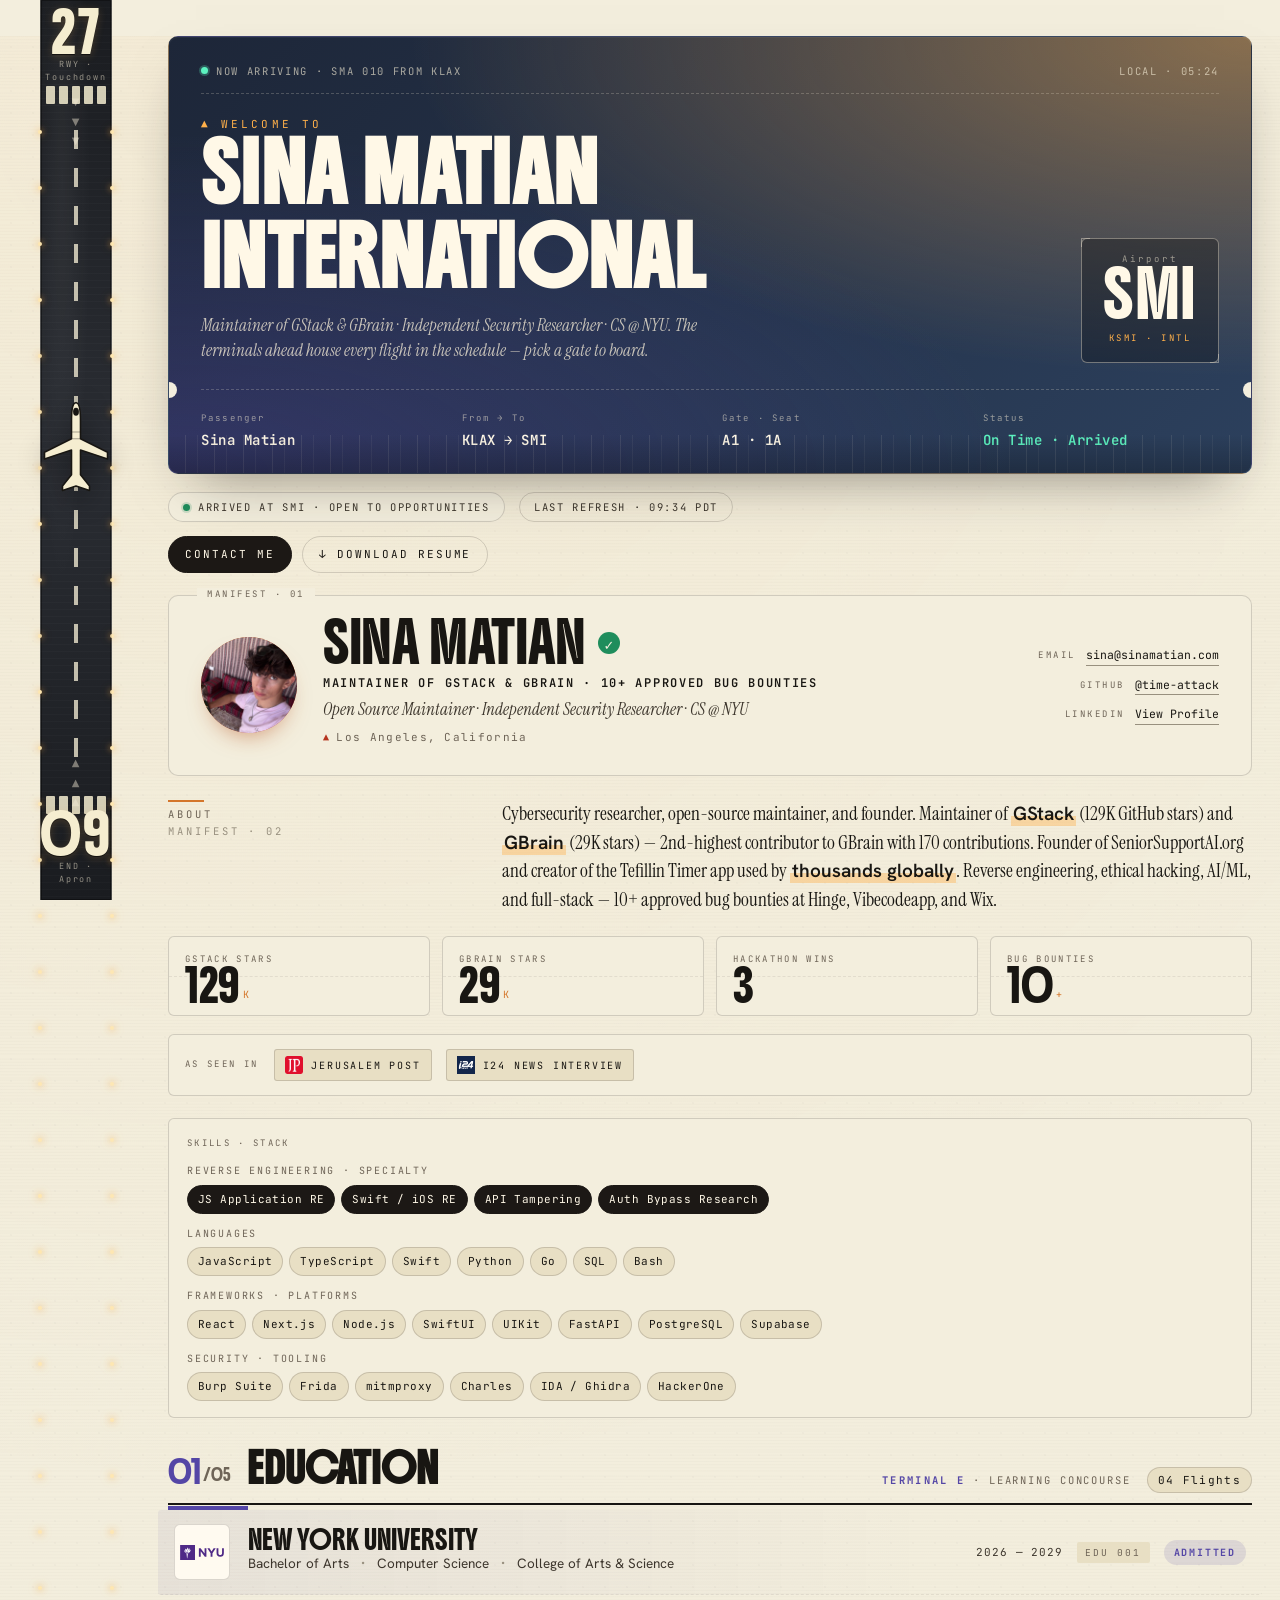
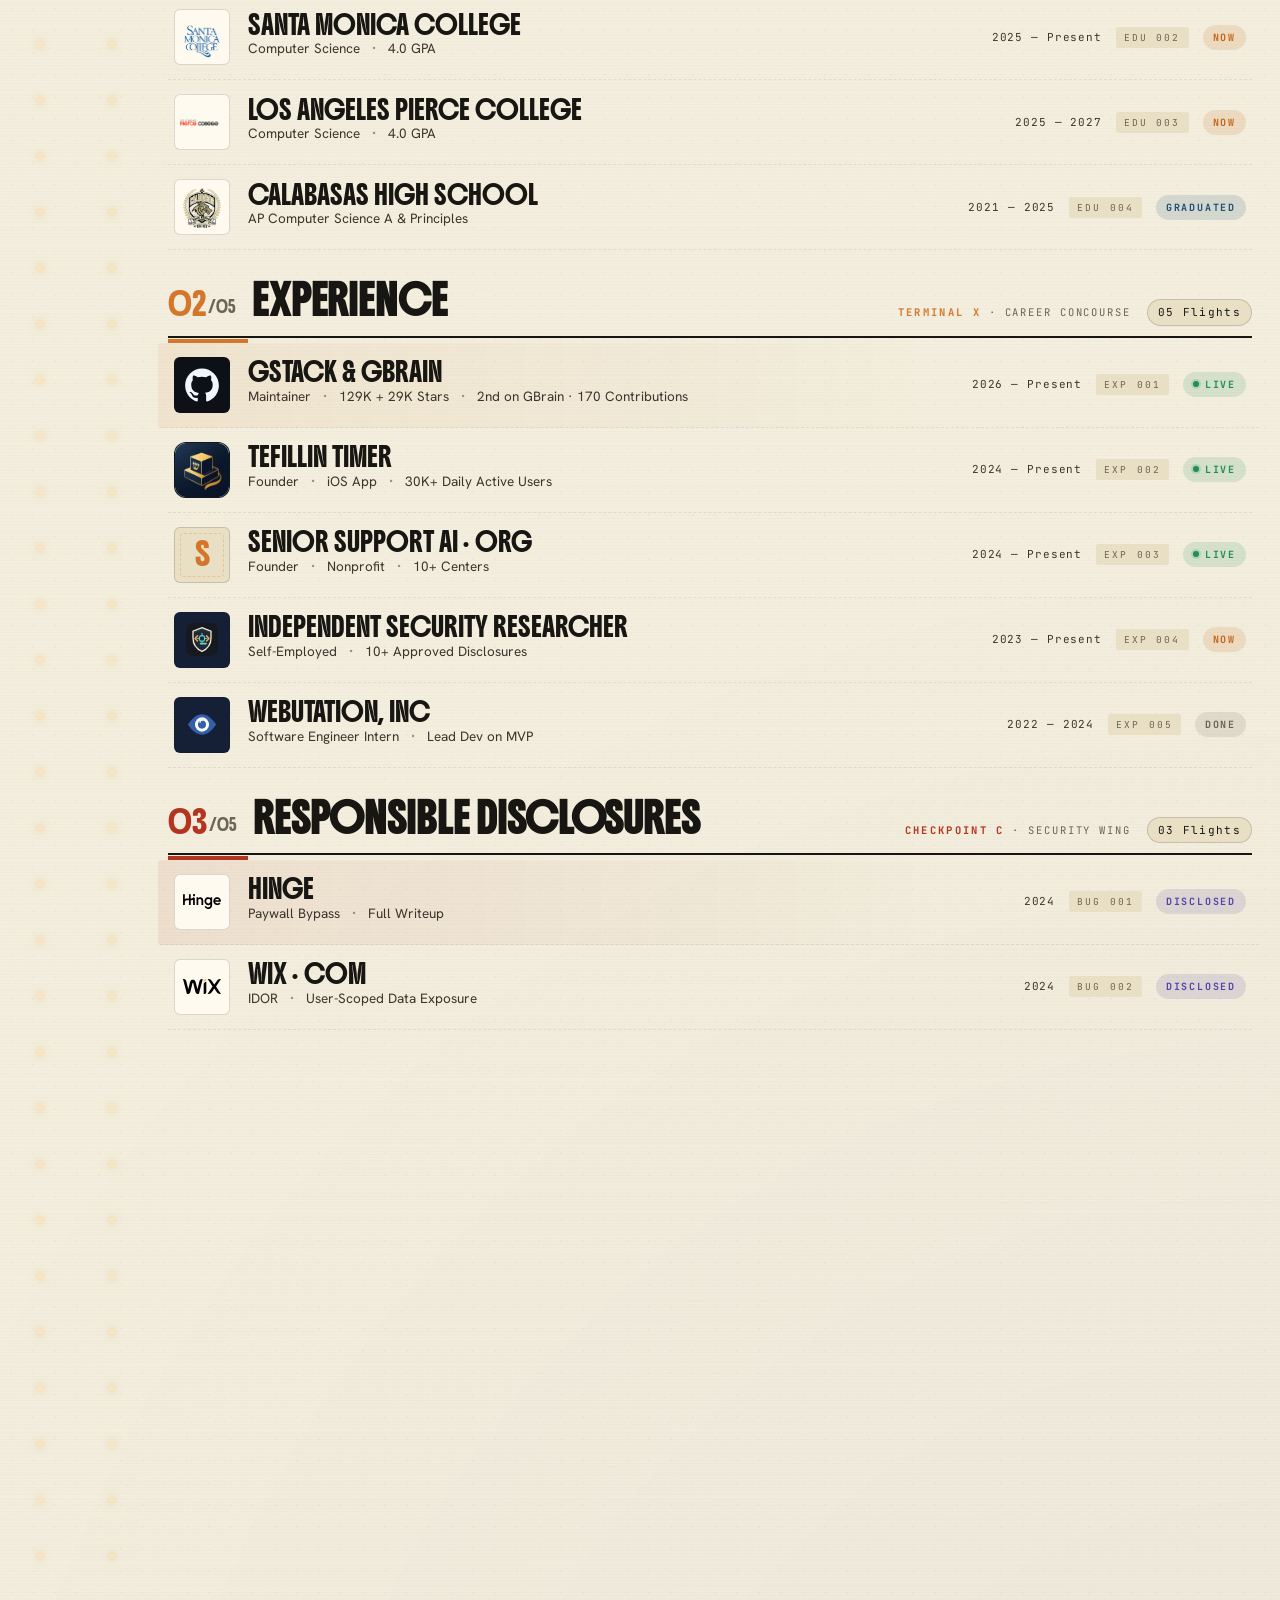
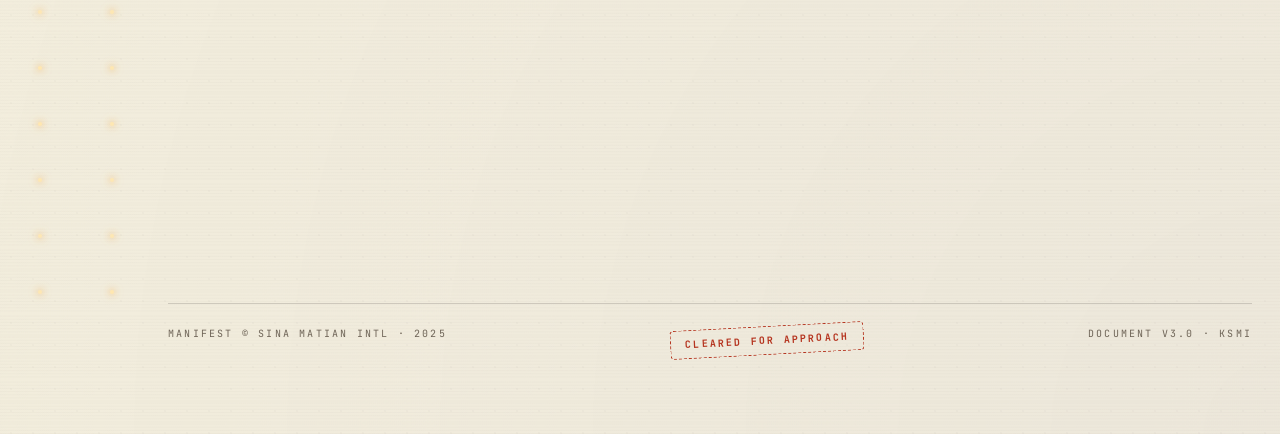
<file: preview/resume.html>
<!doctype html>
<html lang="en">
<head>
<meta charset="utf-8" />
<meta name="viewport" content="width=device-width, initial-scale=1, maximum-scale=1" />
<title>SMI · Sina Matian International</title>
<meta name="description" content="Sina Matian — independent security researcher and founder. Reverse engineering JS & Swift apps.">
<meta property="og:title" content="Sina Matian — Portfolio">
<meta property="og:description" content="Independent security researcher and founder. Reverse engineering JS & Swift apps.">
<meta property="og:url" content="https://sinamatian.com/preview/resume.html">
<meta property="og:image" content="https://sinamatian.com/assets/og.png">
<meta name="twitter:card" content="summary_large_image">
<meta name="twitter:image" content="https://sinamatian.com/assets/og.png">
<link rel="icon" type="image/png" href="../assets/headshot.png">

<link rel="preconnect" href="https://fonts.googleapis.com">
<link rel="preconnect" href="https://fonts.gstatic.com" crossorigin>
<link href="https://fonts.googleapis.com/css2?family=Boldonse&family=Instrument+Serif:ital@0;1&family=Hanken+Grotesk:wght@400;500;600;700&family=JetBrains+Mono:wght@400;500;600;700&display=swap" rel="stylesheet">

<style>
:root {
  /* Surfaces */
  --paper:        #f3eedd;
  --paper-deep:   #e8dfc4;
  --paper-line:   rgba(28, 24, 20, 0.16);
  --paper-line-2: rgba(28, 24, 20, 0.08);
  --ink:          #181612;
  --ink-soft:     #3c352c;
  --ink-mute:     #6e6457;
  --ink-faint:    #98907f;

  /* Brand */
  --hero-bg:      #1d2638;
  --hero-rim:     #2c405d;
  --sunset-1:     #ffb04a;
  --sunset-2:     #f56935;
  --sunset-3:     #f5c79c;

  /* Section accents */
  --c-edu:        #5446a6;
  --c-exp:        #d4762b;
  --c-bug:        #b5341f;
  --c-award:      #b8860b;
  --c-other:      #7d7567;

  /* Status pills */
  --st-live:      #1f8d5c;
  --st-now:       #c66316;
  --st-disc:      #5446a6;
  --st-grad:      #1c4f7a;
  --st-done:      #6c6358;

  /* Asphalt */
  --asphalt-1:    #1a1c20;
  --asphalt-2:    #2a2d33;
  --asphalt-3:    #14161a;

  /* Geometry */
  --runway-w:    88px;
  --runway-x:    32px;
  --gutter:      48px;
  --rad-xs:       3px;
  --rad-sm:       6px;
  --rad-md:      10px;

  /* Type */
  --f-display:   "Boldonse", "Arial Black", system-ui, sans-serif;
  --f-editorial: "Instrument Serif", "Times New Roman", serif;
  --f-body:      "Hanken Grotesk", -apple-system, BlinkMacSystemFont, system-ui, sans-serif;
  --f-mono:      "JetBrains Mono", ui-monospace, "SF Mono", Menlo, monospace;
}

* { box-sizing: border-box; margin: 0; padding: 0; }

html, body {
  background: var(--paper);
  color: var(--ink);
  font-family: var(--f-body);
  font-size: 14.5px;
  line-height: 1.55;
  -webkit-font-smoothing: antialiased;
  -moz-osx-font-smoothing: grayscale;
}

body {
  /* Paper grain — subtle dot + scan lines so it reads like real document stock */
  background:
    radial-gradient(circle at 20% 0%, rgba(255, 176, 74, 0.05), transparent 40%),
    radial-gradient(circle at 100% 100%, rgba(84, 70, 166, 0.04), transparent 40%),
    repeating-linear-gradient(0deg,
      rgba(28, 24, 20, 0.018) 0px,
      rgba(28, 24, 20, 0.018) 1px,
      transparent 1px,
      transparent 3px),
    radial-gradient(circle at center, rgba(28, 24, 20, 0.018) 1px, transparent 1.5px),
    var(--paper);
  background-size: auto, auto, auto, 22px 22px, auto;
  min-height: 100vh;
}

/* Page wrapper · holds runway absolute + content offset */
.page {
  position: relative;
  max-width: 1320px;
  margin: 0 auto;
  padding: 0 28px 80px calc(var(--runway-x) + var(--runway-w) + var(--gutter));
}
@media (max-width: 760px) {
  .page { padding-left: calc(20px + 56px + 18px); padding-right: 16px; }
  :root { --runway-w: 56px; --runway-x: 20px; --gutter: 18px; }
}

/* ================================================================
   RUNWAY · the spine of the document. Lives left of all content.
   ================================================================ */
.runway {
  position: absolute;
  left: var(--runway-x);
  top: 0;
  bottom: 0;
  width: var(--runway-w);
  pointer-events: none;
  z-index: 4;
}

/* Asphalt slab */
.runway::before {
  content: "";
  position: absolute;
  left: 8px; right: 8px; top: 0; bottom: 0;
  background:
    repeating-linear-gradient(180deg,
      rgba(255,255,255,0.018) 0px,
      rgba(255,255,255,0.018) 1.2px,
      transparent 1.2px,
      transparent 7px),
    radial-gradient(ellipse at 30% 20%, rgba(255,255,255,0.05), transparent 40%),
    linear-gradient(180deg, var(--asphalt-1), var(--asphalt-2) 50%, var(--asphalt-1));
  border-left:  1px solid rgba(245, 236, 214, 0.22);
  border-right: 1px solid rgba(245, 236, 214, 0.22);
  box-shadow:
    inset 0 0 0 1px rgba(0,0,0,0.4),
    0 1px 0 rgba(255,255,255,0.05);
}

/* Centerline · dashed white */
.runway::after {
  content: "";
  position: absolute;
  left: 50%;
  top: 130px;
  bottom: 130px;
  width: 4px;
  margin-left: -2px;
  background-image: linear-gradient(180deg, #f1ead2 0 50%, transparent 50%);
  background-size: 100% 38px;
  opacity: 0.78;
}

/* Threshold blocks · 27 / 09 markings */
.thresh {
  position: absolute;
  left: 8px; right: 8px;
  text-align: center;
  font-family: var(--f-display);
  color: #f5edd0;
  letter-spacing: 0.04em;
  z-index: 2;
}
.thresh--top    { top: 14px; }
.thresh--bottom { bottom: 14px; }
.thresh__num {
  font-size: 38px;
  line-height: 1;
  letter-spacing: 0.06em;
  text-shadow:
    0 1px 0 rgba(0,0,0,0.6),
    0 2px 8px rgba(255, 176, 74, 0.18);
}
.thresh__lbl {
  font-family: var(--f-mono);
  font-size: 8.5px;
  letter-spacing: 0.22em;
  margin-top: 6px;
  color: rgba(245, 236, 214, 0.55);
  display: block;
}
.thresh__chev {
  margin-top: 8px;
  display: flex;
  flex-direction: column;
  gap: 4px;
  align-items: center;
  font-size: 10px;
  color: rgba(245, 236, 214, 0.45);
}
.thresh--bottom .thresh__chev { margin-top: 0; margin-bottom: 8px; flex-direction: column-reverse; }

/* Threshold piano keys (touchdown bars) */
.piano {
  position: absolute;
  left: 14px; right: 14px;
  display: flex; gap: 4px;
}
.piano span {
  flex: 1;
  height: 18px;
  background: #f5edd0;
  border-radius: 1px;
  opacity: 0.85;
}
.piano--top    { top: 86px; }
.piano--bottom { bottom: 86px; }

/* Edge lights · little glowing dots */
.edge-light {
  position: absolute;
  width: 4px; height: 4px;
  border-radius: 50%;
  background: #ffe7b0;
  box-shadow: 0 0 6px rgba(255,176,74,0.9), 0 0 12px rgba(255,176,74,0.4);
}

/* Plane · top-down silhouette pinned to viewport center */
.plane-wrap {
  position: fixed;
  left: calc(var(--runway-x) + var(--runway-w) / 2);
  top: 50vh;
  transform: translate(-50%, -50%);
  width: calc(var(--runway-w) - 16px);
  z-index: 5;
  filter: drop-shadow(0 6px 14px rgba(0,0,0,0.45));
  pointer-events: none;
  transition: transform 0.5s cubic-bezier(0.4, 0, 0.2, 1);
}
.plane-wrap svg { width: 100%; height: auto; display: block; }
@keyframes idle-hum {
  0%,100% { transform: translate(-50%, -50%) rotate(0.4deg); }
  50%     { transform: translate(-50%, -50%) rotate(-0.4deg); }
}
.plane-wrap { animation: idle-hum 3.6s ease-in-out infinite; }

/* Gate chip · sticks out from runway into content; one per major section */
.gate-chip {
  position: absolute;
  left: 100%;
  margin-left: -6px;
  top: 0;
  display: flex;
  align-items: center;
  gap: 8px;
  pointer-events: none;
  z-index: 3;
}
.gate-chip__bracket {
  width: 36px; height: 1px;
  background: var(--ink);
  position: relative;
}
.gate-chip__bracket::before {
  content: "";
  position: absolute;
  right: 0; top: -3px;
  width: 7px; height: 7px;
  border-radius: 50%;
  background: var(--gate-color, var(--c-edu));
  box-shadow: 0 0 0 2px var(--paper);
}
.gate-chip__code {
  font-family: var(--f-mono);
  font-weight: 700;
  font-size: 10px;
  letter-spacing: 0.18em;
  color: var(--ink);
  background: var(--paper);
  border: 1px solid var(--ink);
  padding: 4px 7px 3px;
  border-radius: 2px;
  text-transform: uppercase;
  white-space: nowrap;
}
.gate-chip__code i {
  font-style: normal;
  color: var(--gate-color, var(--c-edu));
  font-weight: 700;
}

/* ================================================================
   CONTENT TYPOGRAPHY
   ================================================================ */
.kicker {
  font-family: var(--f-mono);
  text-transform: uppercase;
  letter-spacing: 0.22em;
  font-size: 10.5px;
  font-weight: 600;
  color: var(--ink-mute);
}
.eyebrow {
  font-family: var(--f-mono);
  text-transform: uppercase;
  font-size: 9.5px;
  letter-spacing: 0.28em;
  color: var(--ink-mute);
}
hr.rule {
  border: 0;
  border-top: 1px solid var(--paper-line);
  margin: 0;
}

/* ================================================================
   HERO · SINA MATIAN INTERNATIONAL boarding-pass card
   ================================================================ */
.hero {
  margin-top: 36px;
  position: relative;
  background:
    radial-gradient(ellipse at 100% 0%, rgba(255, 176, 74, 0.45), transparent 55%),
    radial-gradient(ellipse at 0% 100%, rgba(84, 70, 166, 0.35), transparent 55%),
    linear-gradient(135deg, var(--hero-bg), var(--hero-rim));
  border: 1px solid rgba(255, 255, 255, 0.06);
  border-radius: var(--rad-md);
  padding: 26px 32px 22px;
  color: #f5edd0;
  overflow: hidden;
  box-shadow:
    0 1px 0 rgba(255,255,255,0.04) inset,
    0 24px 56px -28px rgba(28, 24, 20, 0.55);
}
/* Faint city skyline silhouette baked into bottom of hero */
.hero::after {
  content: "";
  position: absolute;
  left: 0; right: 0; bottom: 0;
  height: 38px;
  background:
    linear-gradient(to top, rgba(0,0,0,0.25), transparent),
    repeating-linear-gradient(90deg,
      transparent 0 16px,
      rgba(245,236,214,0.10) 16px 17px,
      transparent 17px 28px,
      rgba(245,236,214,0.06) 28px 29px);
  pointer-events: none;
}
.hero__band {
  font-family: var(--f-mono);
  font-size: 10.5px;
  letter-spacing: 0.16em;
  display: flex; justify-content: space-between;
  align-items: center;
  color: rgba(245, 236, 214, 0.65);
  padding-bottom: 14px;
  border-bottom: 1px dashed rgba(245, 236, 214, 0.22);
}
.hero__band .live::before {
  content: "";
  display: inline-block;
  width: 7px; height: 7px;
  border-radius: 50%;
  background: #5cf2c0;
  box-shadow: 0 0 0 2px rgba(92,242,192,0.25);
  margin-right: 8px;
  vertical-align: 1px;
  animation: live-pulse 1.6s ease-in-out infinite;
}
@keyframes live-pulse {
  0%, 100% { box-shadow: 0 0 0 2px rgba(92,242,192,0.25); }
  50%      { box-shadow: 0 0 0 6px rgba(92,242,192,0.0); }
}
.hero__top {
  display: grid;
  grid-template-columns: minmax(0, 1fr) auto;
  gap: 28px;
  align-items: end;
  margin-top: 22px;
}
.hero__welcome {
  font-family: var(--f-mono);
  font-size: 11px;
  letter-spacing: 0.28em;
  color: var(--sunset-1);
  margin-bottom: 12px;
}
.hero__name {
  font-family: var(--f-display);
  font-size: clamp(32px, 4.6vw, 56px);
  letter-spacing: 0.005em;
  color: #fff8e7;
  text-transform: uppercase;
  overflow-wrap: anywhere;
  display: block;
}
.hero__name span {
  display: block;
  /* Boldonse's actual cap glyphs extend well below the baseline. Use a
     generous line-height with explicit margin between the two lines so
     they never collide. */
  line-height: 1;
  padding-bottom: 0.18em;
}
.hero__name span + span {
  margin-top: 0.32em;
}
.hero__name .amp { color: var(--sunset-1); }
.hero__sub {
  font-family: var(--f-editorial);
  font-style: italic;
  font-size: 17px;
  color: rgba(245, 236, 214, 0.78);
  margin-top: 18px;
  max-width: 540px;
  line-height: 1.45;
}
.hero__codebox {
  border: 1.5px solid rgba(245, 236, 214, 0.4);
  background: rgba(0,0,0,0.28);
  padding: 14px 18px 16px;
  border-radius: var(--rad-sm);
  text-align: center;
  min-width: 138px;
  flex-shrink: 0;
  align-self: end;
  position: relative;
}
.hero__codebox::before, .hero__codebox::after {
  content: ""; position: absolute;
  width: 8px; height: 8px;
  border: 1.5px solid rgba(245, 236, 214, 0.4);
}
.hero__codebox::before { top: -1px; left: -1px; border-right: 0; border-bottom: 0; }
.hero__codebox::after  { bottom: -1px; right: -1px; border-left: 0; border-top: 0; }
.hero__codebox .lbl {
  font-family: var(--f-mono);
  font-size: 9px;
  letter-spacing: 0.32em;
  color: rgba(245, 236, 214, 0.55);
  display: block;
  margin-bottom: 6px;
}
.hero__codebox .code {
  font-family: var(--f-display);
  font-size: 44px;
  line-height: 1;
  color: #fff8e7;
  letter-spacing: 0.02em;
}
.hero__codebox .codesub {
  display: block;
  font-family: var(--f-mono);
  font-size: 9px;
  letter-spacing: 0.28em;
  color: var(--sunset-1);
  margin-top: 6px;
}

/* Boarding pass strip */
.hero__pass {
  margin-top: 26px;
  padding-top: 22px;
  border-top: 1px dashed rgba(245, 236, 214, 0.22);
  display: grid;
  grid-template-columns: repeat(4, 1fr);
  gap: 24px;
  position: relative;
}
.hero__pass::before, .hero__pass::after {
  content: "";
  position: absolute;
  width: 16px; height: 16px;
  border-radius: 50%;
  background: var(--paper);
  top: -8px;
}
.hero__pass::before { left: -40px; }
.hero__pass::after  { right: -40px; }
.hero__pass .field {
  display: flex; flex-direction: column; gap: 4px;
}
.hero__pass .field > .lbl {
  font-family: var(--f-mono);
  font-size: 9px;
  letter-spacing: 0.24em;
  color: rgba(245, 236, 214, 0.55);
}
.hero__pass .field > .val {
  font-family: var(--f-mono);
  font-size: 14px;
  letter-spacing: 0.04em;
  color: #fff8e7;
  font-weight: 600;
}
.hero__pass .field.ok > .val { color: #5cf2c0; }
@media (max-width: 720px) {
  .hero__top { grid-template-columns: 1fr; }
  .hero__pass { grid-template-columns: repeat(2, 1fr); }
}

/* ================================================================
   META BAR · departure pill / status under hero
   ================================================================ */
.meta-bar {
  display: flex; gap: 14px; align-items: center;
  margin: 18px 0 0;
  flex-wrap: wrap;
}
.pill {
  display: inline-flex; align-items: center; gap: 8px;
  font-family: var(--f-mono);
  font-size: 10.5px;
  letter-spacing: 0.16em;
  text-transform: uppercase;
  padding: 6px 14px 5px;
  border-radius: 999px;
  border: 1px solid var(--paper-line);
  background: var(--paper);
  color: var(--ink-soft);
}
.pill .dot {
  width: 7px; height: 7px;
  border-radius: 50%;
  background: var(--st-live);
  box-shadow: 0 0 0 2px rgba(31,141,92,0.18);
}

/* ================================================================
   IDENTITY CARD · avatar + name + headline
   ================================================================ */
.identity {
  margin-top: 22px;
  background: var(--paper);
  border: 1px solid var(--paper-line);
  border-radius: var(--rad-md);
  padding: 28px 32px;
  display: grid;
  grid-template-columns: 96px 1fr auto;
  gap: 26px;
  align-items: center;
  position: relative;
}
.identity::before {
  content: "MANIFEST · 01";
  position: absolute;
  top: -1px; left: 28px;
  font-family: var(--f-mono);
  font-size: 9px;
  letter-spacing: 0.28em;
  color: var(--ink-mute);
  background: var(--paper);
  padding: 0 10px;
  transform: translateY(-50%);
}
.avatar {
  width: 96px; height: 96px;
  border-radius: 50%;
  background: linear-gradient(135deg, var(--c-exp), var(--c-bug));
  color: #fff8e7;
  font-family: var(--f-display);
  font-size: 38px;
  display: grid; place-items: center;
  letter-spacing: 0.02em;
  box-shadow: 0 12px 22px -10px rgba(180, 80, 30, 0.55);
  position: relative;
  overflow: hidden;
}
.avatar img {
  width: 100%;
  height: 100%;
  display: block;
  object-fit: cover;
  position: relative;
  z-index: 1;
}
.avatar::after {
  content: "";
  position: absolute; inset: -4px;
  border-radius: 50%;
  border: 1px dashed var(--paper-line);
  z-index: 2;
  pointer-events: none;
}
.id__main { min-width: 0; }
.id__name {
  font-family: var(--f-display);
  font-size: 38px;
  line-height: 1;
  letter-spacing: -0.01em;
  color: var(--ink);
  display: flex; align-items: center; gap: 12px;
  text-transform: uppercase;
}
.id__check {
  width: 22px; height: 22px;
  flex: 0 0 22px;
  background: var(--st-live);
  color: #f3eedd;
  border-radius: 50%;
  display: grid; place-items: center;
  font-size: 13px;
  font-weight: bold;
}
.id__head {
  margin-top: 12px;
  font-family: var(--f-mono);
  font-size: 12px;
  letter-spacing: 0.14em;
  color: var(--ink);
  font-weight: 600;
  text-transform: uppercase;
}
.id__tag {
  margin-top: 6px;
  font-family: var(--f-editorial);
  font-style: italic;
  font-size: 17px;
  color: var(--ink-soft);
  line-height: 1.35;
}
.id__loc {
  margin-top: 8px;
  font-family: var(--f-mono);
  font-size: 11px;
  letter-spacing: 0.12em;
  color: var(--ink-mute);
  display: inline-flex; align-items: center; gap: 6px;
}
.id__loc::before {
  content: "▲";
  color: var(--c-bug);
  font-size: 10px;
}
.id__contact {
  display: flex; flex-direction: column; gap: 10px;
  font-family: var(--f-mono);
  font-size: 11.5px;
  text-align: right;
}
.id__contact a {
  color: var(--ink);
  text-decoration: none;
  border-bottom: 1px solid var(--ink-faint);
  padding-bottom: 1px;
  transition: border-color 0.2s, color 0.2s;
}
.id__contact a:hover { color: var(--c-exp); border-color: var(--c-exp); }
.id__contact .field {
  display: flex; align-items: center; gap: 10px; justify-content: flex-end;
}
.id__contact .field .lbl {
  font-size: 9px;
  letter-spacing: 0.28em;
  color: var(--ink-mute);
  text-transform: uppercase;
}
@media (max-width: 720px) {
  .identity { grid-template-columns: 64px 1fr; gap: 16px; padding: 22px; }
  .avatar { width: 64px; height: 64px; font-size: 26px; }
  .id__name { font-size: 28px; }
  .id__contact { grid-column: 1 / -1; align-items: flex-start; text-align: left; }
  .id__contact .field { justify-content: flex-start; }
}

/* ================================================================
   ABOUT
   ================================================================ */
.about {
  margin-top: 24px;
  display: grid;
  grid-template-columns: 1fr 2.4fr;
  gap: 22px;
  align-items: start;
}
.about__lbl {
  font-family: var(--f-mono);
  font-size: 10.5px;
  letter-spacing: 0.28em;
  color: var(--ink-mute);
  text-transform: uppercase;
  position: relative;
  padding-top: 6px;
}
.about__lbl::before {
  content: ""; position: absolute;
  left: 0; top: 0; width: 36px; height: 2px;
  background: var(--c-exp);
}
.about__body {
  font-family: var(--f-editorial);
  font-size: 19px;
  line-height: 1.5;
  color: var(--ink);
}
.about__body strong {
  font-family: var(--f-body);
  font-weight: 600;
  font-style: normal;
  background: linear-gradient(180deg, transparent 60%, rgba(255,176,74,0.4) 60%);
  padding: 0 2px;
}
@media (max-width: 720px) {
  .about { grid-template-columns: 1fr; gap: 8px; }
  .about__body { font-size: 17px; }
}

/* ================================================================
   HIGHLIGHTS · split-flap stat cards
   ================================================================ */
.highlights {
  margin-top: 22px;
  display: grid;
  grid-template-columns: repeat(4, 1fr);
  gap: 12px;
}
.stat {
  background: var(--paper);
  border: 1px solid var(--paper-line);
  border-radius: var(--rad-sm);
  padding: 16px 16px 14px;
  position: relative;
  overflow: hidden;
}
.stat::after {
  content: "";
  position: absolute; left: 0; right: 0; top: 50%;
  border-top: 1px dashed var(--paper-line-2);
  pointer-events: none;
}
.stat__lbl {
  font-family: var(--f-mono);
  font-size: 9px;
  letter-spacing: 0.26em;
  color: var(--ink-mute);
  text-transform: uppercase;
}
.stat__val {
  margin-top: 4px;
  font-family: var(--f-display);
  font-size: 30px;
  line-height: 1;
  color: var(--ink);
  letter-spacing: -0.01em;
}
/* Press bar */
.press-bar {
  margin-top: 18px;
  padding: 14px 16px;
  background: var(--paper);
  border: 1px solid var(--paper-line);
  border-radius: var(--rad-sm);
  display: flex;
  align-items: center;
  gap: 16px;
  flex-wrap: wrap;
}
.press-bar__lbl {
  font-family: var(--f-mono);
  font-size: 9px;
  letter-spacing: 0.26em;
  color: var(--ink-mute);
  text-transform: uppercase;
  white-space: nowrap;
}
.press-bar__list {
  display: flex;
  align-items: center;
  gap: 14px;
  flex-wrap: wrap;
}
.press-bar a {
  display: inline-flex;
  align-items: center;
  gap: 8px;
  padding: 6px 10px;
  border: 1px solid var(--paper-line);
  border-radius: var(--rad-xs);
  background: var(--paper-deep);
  font-family: var(--f-mono);
  font-size: 10px;
  letter-spacing: 0.18em;
  text-transform: uppercase;
  color: var(--ink);
  text-decoration: none;
  transition: transform 0.18s ease, background 0.18s ease;
}
.press-bar a:hover { transform: translateY(-1px); background: #fff; }
.press-bar img { width: 18px; height: 18px; object-fit: contain; }

/* Skills section */
.skills {
  margin-top: 22px;
  padding: 18px 18px 16px;
  background: var(--paper);
  border: 1px solid var(--paper-line);
  border-radius: var(--rad-sm);
}
.skills__head {
  font-family: var(--f-mono);
  font-size: 9px;
  letter-spacing: 0.26em;
  color: var(--ink-mute);
  text-transform: uppercase;
  margin-bottom: 12px;
}
.skills__group { margin-bottom: 12px; }
.skills__group:last-child { margin-bottom: 0; }
.skills__cat {
  font-family: var(--f-mono);
  font-size: 10px;
  letter-spacing: 0.18em;
  color: var(--ink-mute);
  text-transform: uppercase;
  margin-bottom: 6px;
}
.skills__chips {
  display: flex;
  flex-wrap: wrap;
  gap: 6px;
}
.chip {
  font-family: var(--f-mono);
  font-size: 11px;
  letter-spacing: 0.04em;
  padding: 5px 10px;
  border: 1px solid var(--paper-line);
  border-radius: 999px;
  background: var(--paper-deep);
  color: var(--ink);
}
.chip.is-key {
  background: #1c1815;
  color: #fff8e7;
  border-color: #1c1815;
}

/* Contact CTA */
.cta-row {
  margin-top: 14px;
  display: flex;
  gap: 10px;
  flex-wrap: wrap;
}
.cta {
  display: inline-flex;
  align-items: center;
  gap: 8px;
  padding: 9px 16px;
  font-family: var(--f-mono);
  font-size: 11px;
  letter-spacing: 0.18em;
  text-transform: uppercase;
  border-radius: 999px;
  text-decoration: none;
  border: 1px solid var(--paper-line);
  transition: transform 0.18s ease, background 0.18s ease;
}
.cta--primary {
  background: #1c1815;
  color: #fff8e7;
  border-color: #1c1815;
}
.cta--primary:hover { transform: translateY(-1px); background: #2c2620; }
.cta--ghost {
  background: transparent;
  color: var(--ink);
}
.cta--ghost:hover { background: var(--paper-deep); }

/* Scroll fade-in */
.fade-in {
  opacity: 0;
  transform: translateY(8px);
  transition: opacity 0.55s ease, transform 0.55s ease;
}
.fade-in.is-visible {
  opacity: 1;
  transform: translateY(0);
}

/* Print / PDF mode — clean traditional resume layout */
@media print {
  @page { size: Letter; margin: 0.6in; }
  html, body { background: #fff !important; color: #000 !important; }
  .runway, .plane-wrap, .meta-bar, .cta-row, .press-bar, .footer-stamp,
  .section__gate, .section__terminal, .section__count, .stat::after { display: none !important; }
  .row[data-href]::before { display: none !important; }
  .row[data-href] { transform: none !important; }
  body { padding: 0 !important; max-width: none !important; }
  .resume-grid { display: block !important; padding: 0 !important; }
  .hero, .identity, .skills, .stat, .row, .section { break-inside: avoid; }
  .hero { background: none !important; border: 1px solid #000 !important; padding: 16px !important; }
  .hero__title, .hero__sub, .hero__code { color: #000 !important; }
  .row, .section, .stat, .skills, .press-bar { background: #fff !important; }
  .fade-in { opacity: 1 !important; transform: none !important; }
  a { color: inherit; text-decoration: none; }
  .row__title, .section__title, .id__name { color: #000 !important; }
}

.stat__unit {
  font-family: var(--f-mono);
  font-size: 10px;
  color: var(--c-exp);
  margin-left: 4px;
  vertical-align: 5px;
  letter-spacing: 0.1em;
}
@media (max-width: 720px) {
  .highlights { grid-template-columns: repeat(2, 1fr); }
}

/* ================================================================
   SECTIONS · terminal/concourse listings
   ================================================================ */
.section {
  margin-top: 36px;
  --sec: var(--c-edu);
  --sec-soft: rgba(84, 70, 166, 0.07);
  position: relative;
}
.section[data-color="exp"]   { --sec: var(--c-exp);   --sec-soft: rgba(212, 118, 43, 0.08); }
.section[data-color="bug"]   { --sec: var(--c-bug);   --sec-soft: rgba(181, 52, 31, 0.08); }
.section[data-color="award"] { --sec: var(--c-award); --sec-soft: rgba(184, 134, 11, 0.10); }
.section[data-color="other"] { --sec: var(--c-other); --sec-soft: rgba(125, 117, 103, 0.10); }

.section__head {
  display: flex;
  flex-wrap: wrap;
  align-items: baseline;
  gap: 8px 16px;
  border-bottom: 2px solid var(--ink);
  padding-bottom: 10px;
  position: relative;
}
.section__head::after {
  content: "";
  position: absolute;
  left: 0; bottom: -7px;
  width: 80px; height: 4px;
  background: var(--sec);
}
.section__num {
  font-family: var(--f-display);
  font-size: 22px;
  color: var(--sec);
  letter-spacing: 0;
  line-height: 1;
  flex: 0 0 auto;
}
.section__num small { font-size: 11px; color: var(--ink-mute); margin-left: 2px; vertical-align: 3px; }
.section__title {
  font-family: var(--f-display);
  font-size: clamp(20px, 2.4vw, 28px);
  text-transform: uppercase;
  color: var(--ink);
  line-height: 1;
  letter-spacing: -0.005em;
  flex: 1 1 auto;
  min-width: 0;
}
.section__terminal {
  font-family: var(--f-mono);
  font-size: 10.5px;
  letter-spacing: 0.18em;
  color: var(--ink-mute);
  text-transform: uppercase;
  flex: 0 0 auto;
  align-self: baseline;
}
.section__terminal b { color: var(--sec); font-weight: 700; letter-spacing: 0.22em; }
.section__count {
  font-family: var(--f-mono);
  font-size: 11px;
  letter-spacing: 0.12em;
  color: var(--ink);
  background: var(--paper-deep);
  border: 1px solid var(--paper-line);
  border-radius: 999px;
  padding: 4px 10px 3px;
  flex: 0 0 auto;
}

/* Floating gate-sign overlay was confusing/overlapping content. The
   section's own header already states the terminal (e.g. "Terminal X ·
   Career Concourse") so the duplicate label is gone. */
.section__gate { display: none !important; }

/* Rows */
.rows {
  margin-top: 4px;
  border-top: 1px solid transparent; /* keeps spacing consistent */
}
.row {
  display: grid;
  grid-template-columns: 56px 1fr auto;
  gap: 18px;
  align-items: center;
  padding: 14px 6px;
  border-bottom: 1px dashed var(--paper-line-2);
  position: relative;
  transition: background 0.18s ease, transform 0.18s ease;
}
.row[data-href] { cursor: pointer; }
.row[data-href]:hover { transform: translateX(4px); }
.row[data-href]::before {
  content: "→";
  position: absolute;
  right: -6px;
  top: 50%;
  transform: translateY(-50%) translateX(0);
  opacity: 0;
  font-family: var(--f-mono);
  color: var(--sec);
  transition: opacity 0.18s ease, transform 0.18s ease;
  pointer-events: none;
}
.row[data-href]:hover::before { opacity: 0.6; transform: translateY(-50%) translateX(4px); }
.row:hover { background: var(--sec-soft); }
.row.is-headline {
  background: linear-gradient(90deg, var(--sec-soft), transparent 70%);
  margin: 0 -10px;
  padding-left: 16px; padding-right: 16px;
  border-radius: var(--rad-xs);
}

.row__mono {
  width: 56px; height: 56px;
  border-radius: var(--rad-sm);
  display: grid; place-items: center;
  background: var(--paper-deep);
  border: 1px solid var(--paper-line);
  font-family: var(--f-display);
  font-size: 22px;
  color: var(--sec);
  position: relative;
  overflow: hidden;
  padding: 8px;
}
.row__mono::after {
  content: "";
  position: absolute;
  inset: 5px;
  border: 1px dashed var(--sec);
  border-radius: 4px;
  opacity: 0.25;
  pointer-events: none;
}
.row__mono img {
  display: block;
  width: 100%;
  height: 100%;
  object-fit: contain;
  position: relative;
  z-index: 1;
}
.row__mono--logo {
  background: #fffaf0;
}
.row__mono--image::after {
  display: none;
}
.row__mono--app,
.row__mono--photo {
  padding: 0;
  border-radius: 12px;
  background: #101820;
}
.row__mono--app img,
.row__mono--photo img {
  object-fit: cover;
}
.row__mono--photo {
  border-radius: 50%;
}
.row__mono--dark {
  background: #0d1118;
}
.row__mono--mark {
  background: #152036;
}
.row__mono--flush {
  padding: 0;
  background: #0d1117;
}
.row__mono--flush::after { display: none; }
.row__mono--flush img {
  object-fit: cover;
}
.row__mono--mark img {
  width: 86%;
  height: 86%;
}
.row__mono--wide img {
  width: 118%;
  height: 118%;
}
.row__mono.has-logo::after { display: none; }
.row__mono.has-logo { background: var(--paper-deep); }
.row__mono.has-logo--cover { background: transparent; padding: 0; }
.row__mono.has-logo--cover img { object-fit: cover; }

.row__main { min-width: 0; }
.row__title {
  font-family: var(--f-display);
  font-size: 18px;
  text-transform: uppercase;
  color: var(--ink);
  line-height: 1.05;
  letter-spacing: 0;
}
.row__role {
  margin-top: 4px;
  font-family: var(--f-body);
  font-size: 13.5px;
  color: var(--ink-soft);
  display: flex;
  flex-wrap: wrap;
  gap: 4px 10px;
  align-items: center;
}
.row__role .sep {
  color: var(--ink-faint);
  font-family: var(--f-mono);
  font-weight: 500;
}

.row__meta {
  display: grid;
  grid-template-columns: auto auto auto;
  gap: 14px;
  align-items: center;
  font-family: var(--f-mono);
}
.row__year {
  font-size: 11px;
  letter-spacing: 0.08em;
  color: var(--ink-soft);
}
.row__flight {
  font-size: 9.5px;
  letter-spacing: 0.22em;
  color: var(--ink-mute);
  background: var(--paper-deep);
  padding: 4px 8px 3px;
  border-radius: 2px;
  text-transform: uppercase;
}
.row__status {
  font-family: var(--f-mono);
  font-weight: 700;
  font-size: 10px;
  letter-spacing: 0.18em;
  text-transform: uppercase;
  padding: 5px 10px 4px;
  border-radius: 999px;
  white-space: nowrap;
  position: relative;
}
.row__status[data-st="LIVE"]      { background: rgba(31,141,92,0.14); color: var(--st-live); }
.row__status[data-st="LIVE"]::before {
  content: ""; display: inline-block; width: 6px; height: 6px;
  border-radius: 50%; background: var(--st-live); margin-right: 6px;
  vertical-align: 1px;
  box-shadow: 0 0 0 2px rgba(31,141,92,0.18);
  animation: live-pulse 1.6s ease-in-out infinite;
}
.row__status[data-st="NOW"]       { background: rgba(198,99,22,0.14); color: var(--st-now); }
.row__status[data-st="ADMITTED"]  { background: rgba(84,70,166,0.14); color: var(--st-disc); }
.row__status[data-st="DISCLOSED"] { background: rgba(84,70,166,0.14); color: var(--st-disc); }
.row__status[data-st="GRADUATED"] { background: rgba(28,79,122,0.14); color: var(--st-grad); }
.row__status[data-st="DONE"]      { background: rgba(108,99,88,0.14); color: var(--st-done); }
.row__status[data-st="1ST"]       { background: rgba(184,134,11,0.18); color: #8a6508; }
.row__status[data-st="5TH"]       { background: rgba(184,134,11,0.12); color: #8a6508; }
.row__status[data-st="WIN"]       { background: rgba(184,134,11,0.16); color: #8a6508; }
.row__status[data-st="8 MOS"], .row__status[data-st="18 MOS"] { background: rgba(108,99,88,0.14); color: var(--st-done); }

@media (max-width: 760px) {
  .row { grid-template-columns: 44px 1fr; gap: 12px; padding: 12px 0; }
  .row__mono { width: 44px; height: 44px; font-size: 18px; }
  .row__title { font-size: 16px; }
  .row__meta { grid-column: 1 / -1; grid-template-columns: auto auto auto; gap: 10px; padding-left: 56px; }
  .row__year { font-size: 10px; }
  .row__flight { font-size: 8.5px; }
}

/* ================================================================
   FOOTER · languages + activities
   ================================================================ */
.foot {
  margin-top: 56px;
  display: grid;
  grid-template-columns: 1fr 1fr;
  gap: 14px;
}
.foot__card {
  border: 1px solid var(--paper-line);
  background: var(--paper);
  border-radius: var(--rad-sm);
  padding: 18px 20px;
  position: relative;
}
.foot__lbl {
  font-family: var(--f-mono);
  font-size: 9.5px;
  letter-spacing: 0.26em;
  color: var(--ink-mute);
  text-transform: uppercase;
  margin-bottom: 8px;
  display: flex; gap: 8px; align-items: center;
}
.foot__lbl::before {
  content: ""; width: 18px; height: 1px; background: var(--ink-mute);
}
.foot__val {
  font-family: var(--f-editorial);
  font-style: italic;
  font-size: 18px;
  color: var(--ink);
  line-height: 1.35;
}

/* Sign-off */
.signoff {
  margin-top: 38px;
  padding-top: 22px;
  border-top: 1px solid var(--paper-line);
  display: flex; justify-content: space-between;
  font-family: var(--f-mono);
  font-size: 10px;
  letter-spacing: 0.22em;
  color: var(--ink-mute);
  text-transform: uppercase;
}
.signoff .stamp {
  border: 1.5px dashed var(--c-bug);
  color: var(--c-bug);
  padding: 6px 14px 5px;
  border-radius: 4px;
  transform: rotate(-3deg);
  font-weight: 700;
}
@media (max-width: 720px) {
  .foot { grid-template-columns: 1fr; }
}

/* ================================================================
   PRINT
   ================================================================ */
@media print {
  body { background: #fff; }
  .runway, .plane-wrap, .section__gate { display: none; }
  .page { padding-left: 24px; }
}
</style>
</head>
<body>

<!-- =========================================================
     RUNWAY · the spine
     ========================================================= -->
<aside class="runway" id="runway" aria-hidden="true">
  <div class="thresh thresh--top">
    <div class="thresh__num">27</div>
    <small class="thresh__lbl">RWY · Touchdown</small>
    <div class="thresh__chev"><span>▼</span><span>▼</span><span>▼</span></div>
  </div>
  <div class="piano piano--top"><span></span><span></span><span></span><span></span><span></span></div>

  <div class="piano piano--bottom"><span></span><span></span><span></span><span></span><span></span></div>
  <div class="thresh thresh--bottom">
    <div class="thresh__chev"><span>▲</span><span>▲</span><span>▲</span></div>
    <div class="thresh__num">09</div>
    <small class="thresh__lbl">END · Apron</small>
  </div>

  <!-- Edge lights · seeded along left & right edges of the asphalt -->
  <div id="edgeLights"></div>
</aside>

<!-- Plane parked on runway · pinned to viewport center -->
<div class="plane-wrap" aria-hidden="true">
  <svg viewBox="0 0 64 96" xmlns="http://www.w3.org/2000/svg">
    <g fill="#f5edd0" stroke="#181612" stroke-width="1.4" stroke-linejoin="round">
      <path d="M 32 6
               C 35 6, 36 12, 36 22
               L 36 38
               L 60 50
               L 60 56
               L 36 48
               L 36 70
               L 44 80
               L 44 84
               L 32 80
               L 20 84
               L 20 80
               L 28 70
               L 28 48
               L 4 56
               L 4 50
               L 28 38
               L 28 22
               C 28 12, 29 6, 32 6 Z"/>
      <ellipse cx="32" cy="14" rx="2.6" ry="3.6" fill="#181612" stroke="none"/>
      <path d="M 28 32 L 36 32" stroke-width="0.8" opacity="0.4"/>
      <path d="M 28 38 L 36 38" stroke-width="0.8" opacity="0.4"/>
    </g>
  </svg>
</div>

<!-- =========================================================
     PAGE · all content
     ========================================================= -->
<div class="page">

  <!-- Hero / Boarding Pass -->
  <section class="hero" aria-label="Welcome">
    <div class="hero__band">
      <span class="live">NOW ARRIVING · SMA 010 FROM KLAX</span>
      <span>LOCAL · 09:34</span>
    </div>
    <div class="hero__top">
      <div>
        <div class="hero__welcome">▲ WELCOME TO</div>
        <h1 class="hero__name"><span>Sina Matian</span><span>International</span></h1>
        <p class="hero__sub">Maintainer of GStack &amp; GBrain · Independent Security Researcher · CS @ NYU. The terminals ahead house every flight in the schedule — pick a gate to board.</p>
      </div>
      <div class="hero__codebox">
        <span class="lbl">Airport</span>
        <span class="code">SMI</span>
        <span class="codesub">KSMI · INTL</span>
      </div>
    </div>
    <div class="hero__pass">
      <div class="field"><span class="lbl">Passenger</span><span class="val">Sina Matian</span></div>
      <div class="field"><span class="lbl">From → To</span><span class="val">KLAX → SMI</span></div>
      <div class="field"><span class="lbl">Gate · Seat</span><span class="val">A1 · 1A</span></div>
      <div class="field ok"><span class="lbl">Status</span><span class="val">On Time · Arrived</span></div>
    </div>
  </section>

  <div class="meta-bar">
    <span class="pill"><span class="dot"></span>Arrived at SMI · Open to Opportunities</span>
    <span class="pill" style="background:transparent;border-color:var(--paper-line)">Last refresh · 09:34 PDT</span>
  </div>

  <div class="cta-row">
    <a class="cta cta--primary" href="mailto:sina@sinamatian.com">Contact me</a>
    <a class="cta cta--ghost" href="resume.pdf.html" target="_blank" rel="noopener">↓ Download Resume</a>
  </div>

  <!-- Identity -->
  <section class="identity" aria-label="Identity">
    <div class="avatar"><img src="../assets/photos/sina.jpg" alt="Sina Matian" /></div>
    <div class="id__main">
      <div class="id__name">Sina Matian <span class="id__check" title="Verified">✓</span></div>
      <div class="id__head">Maintainer of GStack &amp; GBrain · 10+ Approved Bug Bounties</div>
      <div class="id__tag">Open Source Maintainer · Independent Security Researcher · CS @ NYU</div>
      <div class="id__loc">Los Angeles, California</div>
    </div>
    <div class="id__contact">
      <div class="field"><span class="lbl">Email</span><a href="mailto:sina@sinamatian.com">sina@sinamatian.com</a></div>
      <div class="field"><span class="lbl">GitHub</span><a href="https://github.com/time-attack" target="_blank" rel="noopener">@time-attack</a></div>
      <div class="field"><span class="lbl">LinkedIn</span><a href="https://www.linkedin.com/in/sina-matian-b4210238b/" target="_blank" rel="noopener">View Profile</a></div>
    </div>
  </section>

  <!-- About -->
  <section class="about" aria-label="About">
    <div class="about__lbl">About<br/><span style="color:var(--ink-faint)">Manifest · 02</span></div>
    <p class="about__body">
      Cybersecurity researcher, open-source maintainer, and founder. Maintainer of
      <strong>GStack</strong> (129K GitHub stars) and <strong>GBrain</strong> (29K stars) — 2nd-highest
      contributor to GBrain with 170 contributions. Founder of SeniorSupportAI.org and creator of the
      Tefillin Timer app used by <strong>thousands globally</strong>. Reverse engineering, ethical hacking,
      AI/ML, and full-stack — 10+ approved bug bounties at Hinge, Vibecodeapp, and Wix.
    </p>
  </section>

  <!-- Highlights -->
  <section class="highlights" aria-label="Highlights">
    <div class="stat">
      <div class="stat__lbl">GStack Stars</div>
      <div class="stat__val">129<span class="stat__unit">K</span></div>
    </div>
    <div class="stat">
      <div class="stat__lbl">GBrain Stars</div>
      <div class="stat__val">29<span class="stat__unit">K</span></div>
    </div>
    <div class="stat">
      <div class="stat__lbl">Hackathon Wins</div>
      <div class="stat__val">3</div>
    </div>
    <div class="stat">
      <div class="stat__lbl">Bug Bounties</div>
      <div class="stat__val">10<span class="stat__unit">+</span></div>
    </div>
  </section>

  <!-- Press coverage -->
  <div class="press-bar" aria-label="As seen in">
    <span class="press-bar__lbl">As Seen In</span>
    <div class="press-bar__list">
      <a href="https://www.jpost.com/consumerism/article-879502" target="_blank" rel="noopener"><img src="../assets/logos/press-jpost.png" alt="">Jerusalem Post</a>
      <a href="https://www.youtube.com/watch?v=Q5xgbmlV3tU" target="_blank" rel="noopener"><img src="../assets/logos/press-i24.png" alt="">i24 News Interview</a>
    </div>
  </div>

  <!-- Skills -->
  <section class="skills" aria-label="Skills">
    <div class="skills__head">Skills · Stack</div>
    <div class="skills__group">
      <div class="skills__cat">Reverse Engineering · Specialty</div>
      <div class="skills__chips">
        <span class="chip is-key">JS Application RE</span>
        <span class="chip is-key">Swift / iOS RE</span>
        <span class="chip is-key">API Tampering</span>
        <span class="chip is-key">Auth Bypass Research</span>
      </div>
    </div>
    <div class="skills__group">
      <div class="skills__cat">Languages</div>
      <div class="skills__chips">
        <span class="chip">JavaScript</span>
        <span class="chip">TypeScript</span>
        <span class="chip">Swift</span>
        <span class="chip">Python</span>
        <span class="chip">Go</span>
        <span class="chip">SQL</span>
        <span class="chip">Bash</span>
      </div>
    </div>
    <div class="skills__group">
      <div class="skills__cat">Frameworks · Platforms</div>
      <div class="skills__chips">
        <span class="chip">React</span>
        <span class="chip">Next.js</span>
        <span class="chip">Node.js</span>
        <span class="chip">SwiftUI</span>
        <span class="chip">UIKit</span>
        <span class="chip">FastAPI</span>
        <span class="chip">PostgreSQL</span>
        <span class="chip">Supabase</span>
      </div>
    </div>
    <div class="skills__group">
      <div class="skills__cat">Security · Tooling</div>
      <div class="skills__chips">
        <span class="chip">Burp Suite</span>
        <span class="chip">Frida</span>
        <span class="chip">mitmproxy</span>
        <span class="chip">Charles</span>
        <span class="chip">IDA / Ghidra</span>
        <span class="chip">HackerOne</span>
      </div>
    </div>
  </section>

  <!-- Education -->
  <section class="section" data-color="edu" id="sec-edu">
    <div class="section__gate">
      <div class="section__gate__bracket"></div>
      <div class="section__gate__sign"><i>E</i> · Terminal E</div>
    </div>
    <header class="section__head">
      <div class="section__num">01<small>/05</small></div>
      <h2 class="section__title">Education</h2>
      <div class="section__terminal"><b>Terminal E</b> · Learning Concourse</div>
      <div class="section__count">04 Flights</div>
    </header>
    <div class="rows">
      <div class="row is-headline" data-href="https://www.nyu.edu" target="_blank" rel="noopener">
        <div class="row__mono row__mono--image row__mono--logo row__mono--wide"><img src="../assets/logos/nyu.svg" alt="New York University logo" /></div>
        <div class="row__main">
          <div class="row__title">New York University</div>
          <div class="row__role">
            <span>Bachelor of Arts</span>
            <span class="sep">·</span>
            <span>Computer Science</span>
            <span class="sep">·</span>
            <span>College of Arts &amp; Science</span>
          </div>
        </div>
        <div class="row__meta">
          <span class="row__year">2026 — 2029</span>
          <span class="row__flight">EDU 001</span>
          <span class="row__status" data-st="ADMITTED">Admitted</span>
        </div>
      </div>
      <div class="row" data-href="https://www.smc.edu" target="_blank" rel="noopener">
        <div class="row__mono row__mono--image row__mono--logo"><img src="../assets/logos/santa-monica-college.png" alt="Santa Monica College logo" /></div>
        <div class="row__main">
          <div class="row__title">Santa Monica College</div>
          <div class="row__role">
            <span>Computer Science</span>
            <span class="sep">·</span>
            <span>4.0 GPA</span>
          </div>
        </div>
        <div class="row__meta">
          <span class="row__year">2025 — Present</span>
          <span class="row__flight">EDU 002</span>
          <span class="row__status" data-st="NOW">Now</span>
        </div>
      </div>
      <div class="row" data-href="https://www.piercecollege.edu" target="_blank" rel="noopener">
        <div class="row__mono row__mono--image row__mono--logo row__mono--wide"><img src="../assets/logos/los-angeles-pierce-college.svg" alt="Los Angeles Pierce College logo" /></div>
        <div class="row__main">
          <div class="row__title">Los Angeles Pierce College</div>
          <div class="row__role">
            <span>Computer Science</span>
            <span class="sep">·</span>
            <span>4.0 GPA</span>
          </div>
        </div>
        <div class="row__meta">
          <span class="row__year">2025 — 2027</span>
          <span class="row__flight">EDU 003</span>
          <span class="row__status" data-st="NOW">Now</span>
        </div>
      </div>
      <div class="row" data-href="https://en.wikipedia.org/wiki/Calabasas_High_School" target="_blank" rel="noopener">
        <div class="row__mono row__mono--image row__mono--logo"><img src="../assets/logos/calabasas-high.png" alt="Calabasas High School logo" /></div>
        <div class="row__main">
          <div class="row__title">Calabasas High School</div>
          <div class="row__role">
            <span>AP Computer Science A &amp; Principles</span>
          </div>
        </div>
        <div class="row__meta">
          <span class="row__year">2021 — 2025</span>
          <span class="row__flight">EDU 004</span>
          <span class="row__status" data-st="GRADUATED">Graduated</span>
        </div>
      </div>
    </div>
  </section>

  <!-- Experience -->
  <section class="section" data-color="exp" id="sec-exp">
    <div class="section__gate">
      <div class="section__gate__bracket"></div>
      <div class="section__gate__sign"><i>X</i> · Terminal X</div>
    </div>
    <header class="section__head">
      <div class="section__num">02<small>/05</small></div>
      <h2 class="section__title">Experience</h2>
      <div class="section__terminal"><b>Terminal X</b> · Career Concourse</div>
      <div class="section__count">05 Flights</div>
    </header>
    <div class="rows">
      <div class="row is-headline" data-href="https://github.com/garrytan/gstack" target="_blank" rel="noopener">
        <div class="row__mono row__mono--image row__mono--flush"><img src="../assets/logos/github.svg" alt="GitHub logo" /></div>
        <div class="row__main">
          <div class="row__title">GStack &amp; GBrain</div>
          <div class="row__role">
            <span>Maintainer</span>
            <span class="sep">·</span>
            <span>129K + 29K Stars</span>
            <span class="sep">·</span>
            <span>2nd on GBrain · 170 Contributions</span>
          </div>
        </div>
        <div class="row__meta">
          <span class="row__year">2026 — Present</span>
          <span class="row__flight">EXP 001</span>
          <span class="row__status" data-st="LIVE">Live</span>
        </div>
      </div>
      <div class="row" data-href="https://tefillintimer.com" target="_blank" rel="noopener">
        <div class="row__mono row__mono--image row__mono--app"><img src="../assets/logos/tefillin-timer.png" alt="Tefillin Timer app icon" /></div>
        <div class="row__main">
          <div class="row__title">Tefillin Timer</div>
          <div class="row__role">
            <span>Founder</span>
            <span class="sep">·</span>
            <span>iOS App</span>
            <span class="sep">·</span>
            <span>30K+ Daily Active Users</span>
          </div>
        </div>
        <div class="row__meta">
          <span class="row__year">2024 — Present</span>
          <span class="row__flight">EXP 002</span>
          <span class="row__status" data-st="LIVE">Live</span>
        </div>
      </div>
      <div class="row" data-href="https://seniorsupportai.org" target="_blank" rel="noopener">
        <div class="row__mono">S</div>
        <div class="row__main">
          <div class="row__title">Senior Support AI · org</div>
          <div class="row__role">
            <span>Founder</span>
            <span class="sep">·</span>
            <span>Nonprofit</span>
            <span class="sep">·</span>
            <span>10+ Centers</span>
          </div>
        </div>
        <div class="row__meta">
          <span class="row__year">2024 — Present</span>
          <span class="row__flight">EXP 003</span>
          <span class="row__status" data-st="LIVE">Live</span>
        </div>
      </div>
      <div class="row" data-href="https://hackerone.com" target="_blank" rel="noopener">
        <div class="row__mono row__mono--image row__mono--mark"><img src="../assets/logos/security-research.svg" alt="Independent security researcher mark" /></div>
        <div class="row__main">
          <div class="row__title">Independent Security Researcher</div>
          <div class="row__role">
            <span>Self-Employed</span>
            <span class="sep">·</span>
            <span>10+ Approved Disclosures</span>
          </div>
        </div>
        <div class="row__meta">
          <span class="row__year">2023 — Present</span>
          <span class="row__flight">EXP 004</span>
          <span class="row__status" data-st="NOW">Now</span>
        </div>
      </div>
      <div class="row" data-href="https://webutation.io" target="_blank" rel="noopener">
        <div class="row__mono row__mono--image row__mono--mark"><img src="../assets/logos/webutation-mark.svg" alt="Webutation logo" /></div>
        <div class="row__main">
          <div class="row__title">Webutation, Inc</div>
          <div class="row__role">
            <span>Software Engineer Intern</span>
            <span class="sep">·</span>
            <span>Lead Dev on MVP</span>
          </div>
        </div>
        <div class="row__meta">
          <span class="row__year">2022 — 2024</span>
          <span class="row__flight">EXP 005</span>
          <span class="row__status" data-st="DONE">Done</span>
        </div>
      </div>
    </div>
  </section>

  <!-- Disclosures -->
  <section class="section" data-color="bug" id="sec-bug">
    <div class="section__gate">
      <div class="section__gate__bracket"></div>
      <div class="section__gate__sign"><i>C</i> · Checkpoint C</div>
    </div>
    <header class="section__head">
      <div class="section__num">03<small>/05</small></div>
      <h2 class="section__title">Responsible Disclosures</h2>
      <div class="section__terminal"><b>Checkpoint C</b> · Security Wing</div>
      <div class="section__count">03 Flights</div>
    </header>
    <div class="rows">
      <div class="row is-headline" data-href="blog-hinge-paywall-bypass.html">
        <div class="row__mono row__mono--image row__mono--logo"><img src="../assets/logos/hinge.svg" alt="Hinge logo" /></div>
        <div class="row__main">
          <div class="row__title">Hinge</div>
          <div class="row__role">
            <span>Paywall Bypass</span>
            <span class="sep">·</span>
            <span>Full Writeup</span>
          </div>
        </div>
        <div class="row__meta">
          <span class="row__year">2024</span>
          <span class="row__flight">BUG 001</span>
          <span class="row__status" data-st="DISCLOSED">Disclosed</span>
        </div>
      </div>
      <div class="row" data-href="blog-wix-idor.html">
        <div class="row__mono row__mono--image row__mono--logo"><img src="../assets/logos/wix.svg" alt="Wix logo" /></div>
        <div class="row__main">
          <div class="row__title">Wix · com</div>
          <div class="row__role">
            <span>IDOR</span>
            <span class="sep">·</span>
            <span>User-Scoped Data Exposure</span>
          </div>
        </div>
        <div class="row__meta">
          <span class="row__year">2024</span>
          <span class="row__flight">BUG 002</span>
          <span class="row__status" data-st="DISCLOSED">Disclosed</span>
        </div>
      </div>
      <div class="row" data-href="blog-vibecode-ssh.html">
        <div class="row__mono row__mono--image row__mono--app"><img src="../assets/logos/vibecode.png" alt="Vibecode logo" /></div>
        <div class="row__main">
          <div class="row__title">Vibecodeapp</div>
          <div class="row__role">
            <span>SSH Auth Bypass</span>
            <span class="sep">·</span>
            <span>Critical Severity</span>
          </div>
        </div>
        <div class="row__meta">
          <span class="row__year">2024</span>
          <span class="row__flight">BUG 003</span>
          <span class="row__status" data-st="DISCLOSED">Disclosed</span>
        </div>
      </div>
    </div>
  </section>

  <!-- Awards -->
  <section class="section" data-color="award" id="sec-award">
    <div class="section__gate">
      <div class="section__gate__bracket"></div>
      <div class="section__gate__sign"><i>A</i> · Awards</div>
    </div>
    <header class="section__head">
      <div class="section__num">04<small>/05</small></div>
      <h2 class="section__title">Hackathon Wins</h2>
      <div class="section__terminal"><b>Trophy Hall</b> · Awards Wing</div>
      <div class="section__count">03 Flights</div>
    </header>
    <div class="rows">
      <div class="row is-headline" data-href="https://www.ycombinator.com" target="_blank" rel="noopener">
        <div class="row__mono row__mono--image row__mono--flush"><img src="../assets/logos/yc.svg" alt="Y Combinator logo" /></div>
        <div class="row__main">
          <div class="row__title">GStack × GBrain Hackathon</div>
          <div class="row__role">
            <span>1st Place</span>
            <span class="sep">·</span>
            <span>Y Combinator</span>
            <span class="sep">·</span>
            <span>Live iPhone QA · $5K + YC Interview</span>
          </div>
        </div>
        <div class="row__meta">
          <span class="row__year">May 2026</span>
          <span class="row__flight">AWD 001</span>
          <span class="row__status" data-st="1ST">1st</span>
        </div>
      </div>
      <div class="row" data-href="https://www.stanford.edu" target="_blank" rel="noopener">
        <div class="row__mono row__mono--image row__mono--flush"><img src="../assets/logos/stanford.png" alt="Stanford University logo" /></div>
        <div class="row__main">
          <div class="row__title">Stanford Hackathon</div>
          <div class="row__role">
            <span>Winner</span>
            <span class="sep">·</span>
            <span>GDG × Google × Red Bull</span>
            <span class="sep">·</span>
            <span>90+ Teams</span>
          </div>
        </div>
        <div class="row__meta">
          <span class="row__year">May 2026</span>
          <span class="row__flight">AWD 002</span>
          <span class="row__status" data-st="WIN">Win</span>
        </div>
      </div>
      <div class="row" data-href="https://www.moss.dev" target="_blank" rel="noopener">
        <div class="row__mono row__mono--image row__mono--flush"><img src="../assets/logos/moss.png" alt="Moss logo" /></div>
        <div class="row__main">
          <div class="row__title">Moss Hackathon</div>
          <div class="row__role">
            <span>Winner</span>
            <span class="sep">·</span>
            <span>Moss × Y Combinator</span>
            <span class="sep">·</span>
            <span>Computer-Use for iPhones</span>
          </div>
        </div>
        <div class="row__meta">
          <span class="row__year">Jun 2026</span>
          <span class="row__flight">AWD 003</span>
          <span class="row__status" data-st="WIN">Win</span>
        </div>
      </div>
    </div>
  </section>

  <!-- Other -->
  <section class="section" data-color="other" id="sec-other">
    <div class="section__gate">
      <div class="section__gate__bracket"></div>
      <div class="section__gate__sign"><i>D</i> · Duty-Free</div>
    </div>
    <header class="section__head">
      <div class="section__num">05<small>/05</small></div>
      <h2 class="section__title">Other Experience</h2>
      <div class="section__terminal"><b>Duty-Free</b> · Casual Roles</div>
      <div class="section__count">02 Flights</div>
    </header>
    <div class="rows">
      <div class="row" data-href="https://www.starbucks.com" target="_blank" rel="noopener">
        <div class="row__mono row__mono--image row__mono--logo"><img src="../assets/logos/starbucks.svg" alt="Starbucks logo" /></div>
        <div class="row__main">
          <div class="row__title">Starbucks</div>
          <div class="row__role">
            <span>Barista</span>
            <span class="sep">·</span>
            <span>Full-Time</span>
          </div>
        </div>
        <div class="row__meta">
          <span class="row__year">2024</span>
          <span class="row__flight">WRK 001</span>
          <span class="row__status" data-st="DONE">8 mos</span>
        </div>
      </div>
      <div class="row" data-href="https://sloansicecream.com" target="_blank" rel="noopener">
        <div class="row__mono row__mono--image row__mono--logo"><img src="../assets/logos/sloans-ice-cream.png" alt="Sloan's Ice Cream logo" /></div>
        <div class="row__main">
          <div class="row__title">Sloan&rsquo;s Ice Cream LLC</div>
          <div class="row__role">
            <span>Food Vendor</span>
            <span class="sep">·</span>
            <span>Part-Time</span>
          </div>
        </div>
        <div class="row__meta">
          <span class="row__year">2022 — 2023</span>
          <span class="row__flight">WRK 002</span>
          <span class="row__status" data-st="DONE">18 mos</span>
        </div>
      </div>
    </div>
  </section>

  <!-- Footer cards -->
  <section class="foot" aria-label="Footer">
    <div class="foot__card">
      <div class="foot__lbl">◷ Languages</div>
      <div class="foot__val">Fluent English &nbsp;·&nbsp; Conversational Hebrew</div>
    </div>
    <div class="foot__card">
      <div class="foot__lbl">⌖ Activities</div>
      <div class="foot__val">Level 10 Competitive Gymnast &nbsp;·&nbsp; Varsity Wrestler</div>
    </div>
  </section>

  <div class="signoff">
    <span>Manifest © Sina Matian Intl · 2025</span>
    <span class="stamp">CLEARED FOR APPROACH</span>
    <span>Document v3.0 · KSMI</span>
  </div>

</div>

<script>
/* ====================================================================
   Edge lights · seed glowing dots along the runway
   ==================================================================== */
(function seedEdgeLights() {
  const r = document.getElementById('edgeLights');
  if (!r) return;
  const docH = Math.max(document.documentElement.scrollHeight, window.innerHeight);
  const STEP = 56;
  let frag = document.createDocumentFragment();
  for (let y = 130; y < docH - 130; y += STEP) {
    for (const side of ['left', 'right']) {
      const d = document.createElement('span');
      d.className = 'edge-light';
      d.style[side] = '6px';
      d.style.top = y + 'px';
      // Slight color/opacity variance for life
      const intensity = 0.85 + Math.random() * 0.15;
      d.style.opacity = intensity.toFixed(2);
      frag.appendChild(d);
    }
  }
  r.appendChild(frag);
})();

/* ====================================================================
   Plane subtle scroll-driven taxi
   ==================================================================== */
(function planeScroll() {
  const wrap = document.querySelector('.plane-wrap');
  if (!wrap) return;
  let lastY = window.scrollY;
  let raf = 0;
  function tick() {
    raf = 0;
    const y = window.scrollY;
    const dy = y - lastY;
    lastY = y;
    // Slight tilt opposite to scroll direction, for inertial feel.
    const tilt = Math.max(-3, Math.min(3, -dy * 0.02));
    wrap.style.setProperty('--tilt', tilt + 'deg');
  }
  window.addEventListener('scroll', () => {
    if (!raf) raf = requestAnimationFrame(tick);
  }, { passive: true });
})();

/* ====================================================================
   Fade-in on scroll
   ==================================================================== */
(function reveal() {
  if (!('IntersectionObserver' in window)) return;
  const items = document.querySelectorAll('.section, .identity, .about, .highlights, .foot');
  items.forEach(el => {
    el.style.opacity = '0';
    el.style.transform = 'translateY(14px)';
    el.style.transition = 'opacity 0.7s ease, transform 0.7s cubic-bezier(0.2, 0.7, 0.2, 1)';
  });
  const io = new IntersectionObserver((entries) => {
    entries.forEach(e => {
      if (e.isIntersecting) {
        e.target.style.opacity = '1';
        e.target.style.transform = 'translateY(0)';
        io.unobserve(e.target);
      }
    });
  }, { threshold: 0.08 });
  items.forEach(el => io.observe(el));
})();

/* ====================================================================
   Live local time tick (replaces 09:34 placeholder)
   ==================================================================== */
(function clock() {
  const t = document.querySelector('.hero__band span:last-child');
  if (!t) return;
  function fmt() {
    const d = new Date();
    const hh = String(d.getHours()).padStart(2, '0');
    const mm = String(d.getMinutes()).padStart(2, '0');
    t.textContent = `LOCAL · ${hh}:${mm}`;
  }
  fmt();
  setInterval(fmt, 1000 * 30);
})();

// Clickable rows — open data-href on click
document.querySelectorAll('.row[data-href]').forEach(row => {
  row.addEventListener('click', (e) => {
    if (e.target.closest('a, button')) return;
    const href = row.dataset.href;
    const blank = row.getAttribute('target') === '_blank';
    if (blank) window.open(href, '_blank', 'noopener');
    else window.location.href = href;
  });
});

// Scroll fade-in for rows, sections, and bars
(() => {
  const targets = document.querySelectorAll('.row, .section__head, .stat, .skills__group, .press-bar, .cta-row');
  targets.forEach(el => el.classList.add('fade-in'));
  if (!('IntersectionObserver' in window)) {
    targets.forEach(el => el.classList.add('is-visible'));
    return;
  }
  const io = new IntersectionObserver((entries) => {
    entries.forEach(e => {
      if (e.isIntersecting) {
        e.target.classList.add('is-visible');
        io.unobserve(e.target);
      }
    });
  }, { rootMargin: '0px 0px -8% 0px', threshold: 0.06 });
  targets.forEach(el => io.observe(el));
})();
</script>
</body>
</html>
</file>
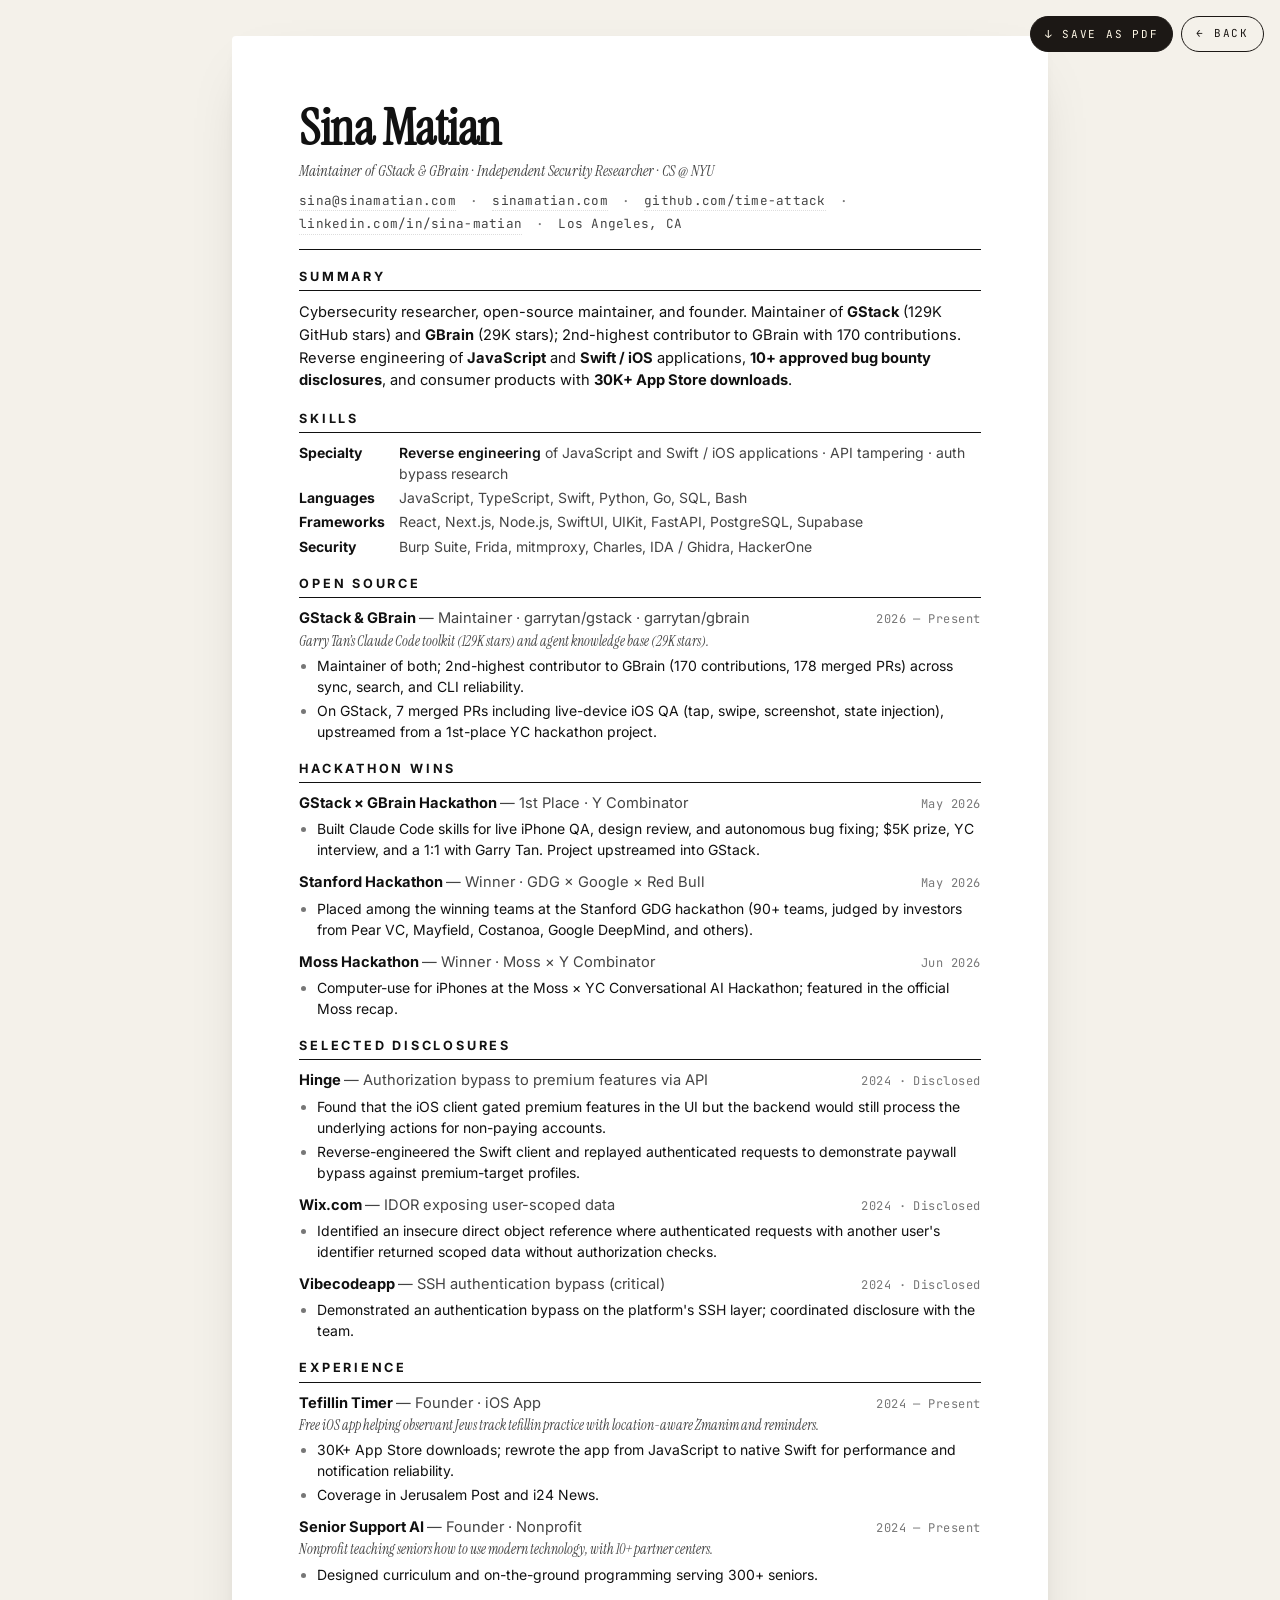
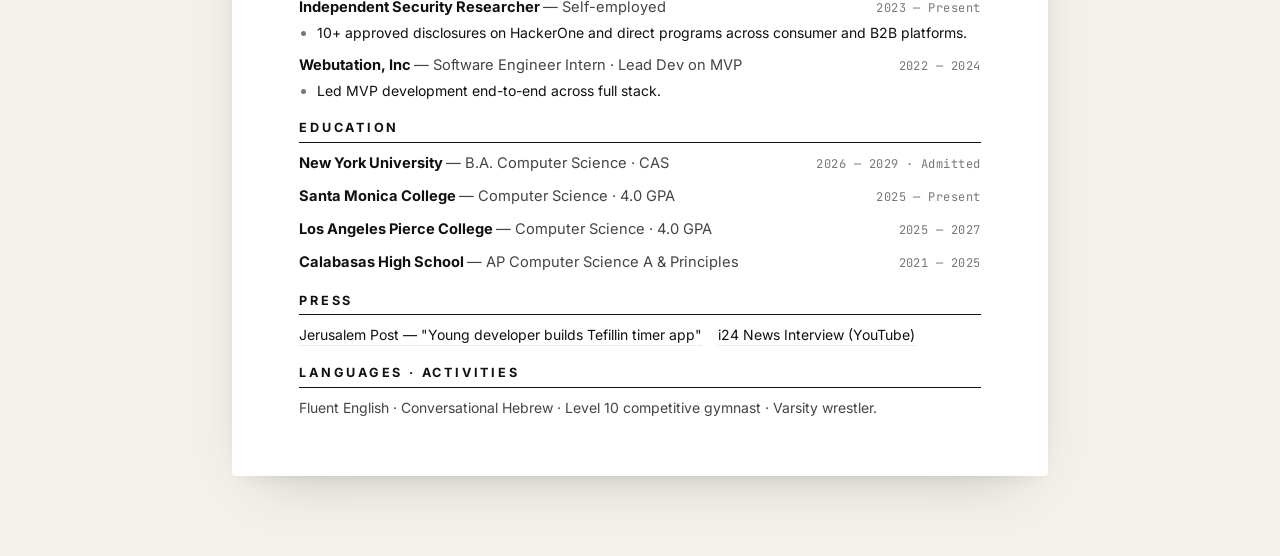
<file: preview/resume.pdf.html>
<!DOCTYPE html>
<html lang="en">
<head>
<meta charset="UTF-8">
<meta name="viewport" content="width=device-width, initial-scale=1">
<title>Sina Matian — Resume</title>
<link rel="preconnect" href="https://fonts.googleapis.com">
<link rel="preconnect" href="https://fonts.gstatic.com" crossorigin>
<link href="https://fonts.googleapis.com/css2?family=Instrument+Serif:ital@0;1&family=Inter:wght@400;500;600;700&family=JetBrains+Mono:wght@400;500&display=swap" rel="stylesheet">
<style>
  *,*::before,*::after { box-sizing: border-box; margin: 0; padding: 0; }
  :root {
    --ink: #111;
    --ink-soft: #444;
    --ink-mute: #777;
    --rule: #ddd;
    --bg: #f4f1ea;
    --paper: #fff;
    --accent: #b1410f;
  }
  html, body {
    background: var(--bg);
    color: var(--ink);
    font-family: 'Inter', -apple-system, BlinkMacSystemFont, sans-serif;
    font-size: 11pt;
    line-height: 1.45;
    -webkit-font-smoothing: antialiased;
  }
  body {
    padding: 36px 16px 80px;
    display: flex;
    justify-content: center;
  }
  .page {
    width: 8.5in;
    max-width: 100%;
    background: var(--paper);
    padding: 0.7in 0.7in 0.6in;
    box-shadow: 0 22px 60px -30px rgba(0,0,0,0.25), 0 6px 16px -10px rgba(0,0,0,0.12);
    border-radius: 4px;
    position: relative;
  }

  /* Floating download bar (screen only) */
  .toolbar {
    position: fixed;
    top: 16px;
    right: 16px;
    display: flex;
    gap: 8px;
    z-index: 10;
  }
  .toolbar a, .toolbar button {
    font-family: 'JetBrains Mono', monospace;
    font-size: 11px;
    letter-spacing: 0.16em;
    text-transform: uppercase;
    padding: 9px 14px;
    border-radius: 999px;
    border: 1px solid #1c1815;
    background: #1c1815;
    color: #fff8e7;
    cursor: pointer;
    text-decoration: none;
    transition: transform 0.15s ease;
  }
  .toolbar a:hover, .toolbar button:hover { transform: translateY(-1px); }
  .toolbar .ghost {
    background: transparent;
    color: #1c1815;
  }

  /* Header */
  .head { padding-bottom: 14px; border-bottom: 1.5px solid var(--ink); margin-bottom: 18px; }
  .name {
    font-family: 'Instrument Serif', serif;
    font-size: 38pt;
    line-height: 1;
    letter-spacing: -0.01em;
    color: var(--ink);
  }
  .tagline {
    margin-top: 6px;
    font-size: 11.5pt;
    color: var(--ink-soft);
    font-style: italic;
    font-family: 'Instrument Serif', serif;
  }
  .contact {
    margin-top: 10px;
    font-family: 'JetBrains Mono', monospace;
    font-size: 9.5pt;
    letter-spacing: 0.02em;
    color: var(--ink-soft);
    display: flex;
    flex-wrap: wrap;
    gap: 4px 14px;
  }
  .contact a { color: inherit; text-decoration: none; border-bottom: 1px dotted var(--rule); }
  .contact a:hover { color: var(--accent); }
  .contact span.dot { color: var(--ink-mute); }

  /* Sections */
  section { margin-top: 18px; }
  h2 {
    font-family: 'Inter', sans-serif;
    font-size: 9.5pt;
    font-weight: 700;
    text-transform: uppercase;
    letter-spacing: 0.22em;
    color: var(--ink);
    border-bottom: 1px solid var(--ink);
    padding-bottom: 4px;
    margin-bottom: 10px;
  }

  .summary { font-size: 11pt; line-height: 1.55; color: var(--ink); }
  .summary strong { color: var(--ink); }

  /* Entry block */
  .entry { margin-bottom: 12px; }
  .entry:last-child { margin-bottom: 0; }
  .entry__top {
    display: flex;
    justify-content: space-between;
    align-items: baseline;
    gap: 12px;
  }
  .entry__title {
    font-weight: 700;
    font-size: 11pt;
    color: var(--ink);
  }
  .entry__title .at {
    font-weight: 400;
    color: var(--ink-soft);
  }
  .entry__date {
    font-family: 'JetBrains Mono', monospace;
    font-size: 9pt;
    letter-spacing: 0.04em;
    color: var(--ink-mute);
    white-space: nowrap;
  }
  .entry__role {
    font-style: italic;
    color: var(--ink-soft);
    font-size: 10.5pt;
    font-family: 'Instrument Serif', serif;
    margin-top: 1px;
  }
  .entry__bullets {
    margin-top: 4px;
    padding-left: 18px;
    color: var(--ink);
  }
  .entry__bullets li {
    margin-top: 3px;
    font-size: 10.5pt;
    line-height: 1.5;
  }
  .entry__bullets li::marker { color: var(--ink-mute); }

  /* Skills grid */
  .skills-grid {
    display: grid;
    grid-template-columns: max-content 1fr;
    gap: 4px 14px;
    font-size: 10.5pt;
  }
  .skills-grid dt {
    font-weight: 700;
    color: var(--ink);
  }
  .skills-grid dd {
    color: var(--ink-soft);
  }
  .skills-grid dd .key {
    color: var(--ink);
    font-weight: 600;
  }

  /* Press */
  .press {
    display: flex;
    flex-wrap: wrap;
    gap: 6px 16px;
    font-size: 10.5pt;
  }
  .press a {
    color: var(--ink);
    text-decoration: none;
    border-bottom: 1px dotted var(--rule);
  }
  .press a:hover { color: var(--accent); }

  /* Print */
  @media print {
    @page { size: Letter; margin: 0.5in; }
    html, body { background: #fff; padding: 0; }
    .toolbar { display: none !important; }
    .page {
      box-shadow: none;
      padding: 0;
      width: 100%;
      max-width: none;
      border-radius: 0;
    }
    a { color: var(--ink) !important; }
    .entry, section { break-inside: avoid; }
  }
</style>
</head>
<body>

<div class="toolbar">
  <button onclick="window.print()">↓ Save as PDF</button>
  <a class="ghost" href="resume.html">← Back</a>
</div>

<article class="page" role="document">

  <header class="head">
    <h1 class="name">Sina Matian</h1>
    <p class="tagline">Maintainer of GStack &amp; GBrain · Independent Security Researcher · CS @ NYU</p>
    <div class="contact">
      <a href="mailto:sina@sinamatian.com">sina@sinamatian.com</a>
      <span class="dot">·</span>
      <a href="https://sinamatian.com">sinamatian.com</a>
      <span class="dot">·</span>
      <a href="https://github.com/time-attack">github.com/time-attack</a>
      <span class="dot">·</span>
      <a href="https://www.linkedin.com/in/sina-matian-b4210238b/">linkedin.com/in/sina-matian</a>
      <span class="dot">·</span>
      <span>Los Angeles, CA</span>
    </div>
  </header>

  <section>
    <h2>Summary</h2>
    <p class="summary">
      Cybersecurity researcher, open-source maintainer, and founder. Maintainer of <strong>GStack</strong> (129K GitHub stars) and <strong>GBrain</strong> (29K stars); 2nd-highest contributor to GBrain with 170 contributions. Reverse engineering of <strong>JavaScript</strong> and <strong>Swift / iOS</strong> applications, <strong>10+ approved bug bounty disclosures</strong>, and consumer products with <strong>30K+ App Store downloads</strong>.
    </p>
  </section>

  <section>
    <h2>Skills</h2>
    <dl class="skills-grid">
      <dt>Specialty</dt>
      <dd><span class="key">Reverse engineering</span> of JavaScript and Swift / iOS applications · API tampering · auth bypass research</dd>
      <dt>Languages</dt>
      <dd>JavaScript, TypeScript, Swift, Python, Go, SQL, Bash</dd>
      <dt>Frameworks</dt>
      <dd>React, Next.js, Node.js, SwiftUI, UIKit, FastAPI, PostgreSQL, Supabase</dd>
      <dt>Security</dt>
      <dd>Burp Suite, Frida, mitmproxy, Charles, IDA / Ghidra, HackerOne</dd>
      </dl>
  </section>

  <section>
    <h2>Open Source</h2>

    <div class="entry">
      <div class="entry__top">
        <div class="entry__title">GStack &amp; GBrain <span class="at">— Maintainer · garrytan/gstack · garrytan/gbrain</span></div>
        <div class="entry__date">2026 — Present</div>
      </div>
      <div class="entry__role">Garry Tan’s Claude Code toolkit (129K stars) and agent knowledge base (29K stars).</div>
      <ul class="entry__bullets">
        <li>Maintainer of both; 2nd-highest contributor to GBrain (170 contributions, 178 merged PRs) across sync, search, and CLI reliability.</li>
        <li>On GStack, 7 merged PRs including live-device iOS QA (tap, swipe, screenshot, state injection), upstreamed from a 1st-place YC hackathon project.</li>
      </ul>
    </div>
  </section>

  <section>
    <h2>Hackathon Wins</h2>

    <div class="entry">
      <div class="entry__top">
        <div class="entry__title">GStack × GBrain Hackathon <span class="at">— 1st Place · Y Combinator</span></div>
        <div class="entry__date">May 2026</div>
      </div>
      <ul class="entry__bullets">
        <li>Built Claude Code skills for live iPhone QA, design review, and autonomous bug fixing; $5K prize, YC interview, and a 1:1 with Garry Tan. Project upstreamed into GStack.</li>
      </ul>
    </div>

    <div class="entry">
      <div class="entry__top">
        <div class="entry__title">Stanford Hackathon <span class="at">— Winner · GDG × Google × Red Bull</span></div>
        <div class="entry__date">May 2026</div>
      </div>
      <ul class="entry__bullets">
        <li>Placed among the winning teams at the Stanford GDG hackathon (90+ teams, judged by investors from Pear VC, Mayfield, Costanoa, Google DeepMind, and others).</li>
      </ul>
    </div>

    <div class="entry">
      <div class="entry__top">
        <div class="entry__title">Moss Hackathon <span class="at">— Winner · Moss × Y Combinator</span></div>
        <div class="entry__date">Jun 2026</div>
      </div>
      <ul class="entry__bullets">
        <li>Computer-use for iPhones at the Moss × YC Conversational AI Hackathon; featured in the official Moss recap.</li>
      </ul>
    </div>
  </section>

  <section>
    <h2>Selected Disclosures</h2>

    <div class="entry">
      <div class="entry__top">
        <div class="entry__title">Hinge <span class="at">— Authorization bypass to premium features via API</span></div>
        <div class="entry__date">2024 · Disclosed</div>
      </div>
      <ul class="entry__bullets">
        <li>Found that the iOS client gated premium features in the UI but the backend would still process the underlying actions for non-paying accounts.</li>
        <li>Reverse-engineered the Swift client and replayed authenticated requests to demonstrate paywall bypass against premium-target profiles.</li>
      </ul>
    </div>

    <div class="entry">
      <div class="entry__top">
        <div class="entry__title">Wix.com <span class="at">— IDOR exposing user-scoped data</span></div>
        <div class="entry__date">2024 · Disclosed</div>
      </div>
      <ul class="entry__bullets">
        <li>Identified an insecure direct object reference where authenticated requests with another user's identifier returned scoped data without authorization checks.</li>
      </ul>
    </div>

    <div class="entry">
      <div class="entry__top">
        <div class="entry__title">Vibecodeapp <span class="at">— SSH authentication bypass (critical)</span></div>
        <div class="entry__date">2024 · Disclosed</div>
      </div>
      <ul class="entry__bullets">
        <li>Demonstrated an authentication bypass on the platform's SSH layer; coordinated disclosure with the team.</li>
      </ul>
    </div>
  </section>

  <section>
    <h2>Experience</h2>

    <div class="entry">
      <div class="entry__top">
        <div class="entry__title">Tefillin Timer <span class="at">— Founder · iOS App</span></div>
        <div class="entry__date">2024 — Present</div>
      </div>
      <div class="entry__role">Free iOS app helping observant Jews track tefillin practice with location-aware Zmanim and reminders.</div>
      <ul class="entry__bullets">
        <li>30K+ App Store downloads; rewrote the app from JavaScript to native Swift for performance and notification reliability.</li>
        <li>Coverage in Jerusalem Post and i24 News.</li>
      </ul>
    </div>

    <div class="entry">
      <div class="entry__top">
        <div class="entry__title">Senior Support AI <span class="at">— Founder · Nonprofit</span></div>
        <div class="entry__date">2024 — Present</div>
      </div>
      <div class="entry__role">Nonprofit teaching seniors how to use modern technology, with 10+ partner centers.</div>
      <ul class="entry__bullets">
        <li>Designed curriculum and on-the-ground programming serving 300+ seniors.</li>
      </ul>
    </div>

    <div class="entry">
      <div class="entry__top">
        <div class="entry__title">Independent Security Researcher <span class="at">— Self-employed</span></div>
        <div class="entry__date">2023 — Present</div>
      </div>
      <ul class="entry__bullets">
        <li>10+ approved disclosures on HackerOne and direct programs across consumer and B2B platforms.</li>
      </ul>
    </div>

    <div class="entry">
      <div class="entry__top">
        <div class="entry__title">Webutation, Inc <span class="at">— Software Engineer Intern · Lead Dev on MVP</span></div>
        <div class="entry__date">2022 — 2024</div>
      </div>
      <ul class="entry__bullets">
        <li>Led MVP development end-to-end across full stack.</li>
      </ul>
    </div>
  </section>

  <section>
    <h2>Education</h2>

    <div class="entry">
      <div class="entry__top">
        <div class="entry__title">New York University <span class="at">— B.A. Computer Science · CAS</span></div>
        <div class="entry__date">2026 — 2029 · Admitted</div>
      </div>
    </div>

    <div class="entry">
      <div class="entry__top">
        <div class="entry__title">Santa Monica College <span class="at">— Computer Science · 4.0 GPA</span></div>
        <div class="entry__date">2025 — Present</div>
      </div>
    </div>

    <div class="entry">
      <div class="entry__top">
        <div class="entry__title">Los Angeles Pierce College <span class="at">— Computer Science · 4.0 GPA</span></div>
        <div class="entry__date">2025 — 2027</div>
      </div>
    </div>

    <div class="entry">
      <div class="entry__top">
        <div class="entry__title">Calabasas High School <span class="at">— AP Computer Science A &amp; Principles</span></div>
        <div class="entry__date">2021 — 2025</div>
      </div>
    </div>
  </section>

  <section>
    <h2>Press</h2>
    <div class="press">
      <a href="https://www.jpost.com/consumerism/article-879502" target="_blank" rel="noopener">Jerusalem Post — "Young developer builds Tefillin timer app"</a>
      <a href="https://www.youtube.com/watch?v=Q5xgbmlV3tU" target="_blank" rel="noopener">i24 News Interview (YouTube)</a>
    </div>
  </section>

  <section>
    <h2>Languages · Activities</h2>
    <p style="font-size:10.5pt;color:var(--ink-soft);">Fluent English · Conversational Hebrew · Level 10 competitive gymnast · Varsity wrestler.</p>
  </section>

</article>

</body>
</html>
</file>
<file: assets/blog.css>
/* ============================================================
   Sina / blog stylesheet
   shared by blog.html and every blog-*.html post page
   ============================================================ */

:root {
  /* Paper — cooler, slightly muted (less yellow) */
  --bg:#f1ede2;
  --bg-2:#ebe5d3;
  --paper:#faf6ec;
  --paper-2:#f5efde;
  --ink:#16141a;
  --muted:#574f4a;
  --muted-2:#7a716a;
  --line:#d6ccb5;
  --line-soft:#e3d9c1;

  /* Accent — ember/rust instead of candy-orange */
  --accent:#a8421d;
  --accent-soft:#f0d7c5;
  --accent-deep:#73270e;

  /* Semantic — slightly desaturated, more "operations dashboard" */
  --safe:#2c5e3e;
  --safe-soft:#dde8de;
  --warn:#7e5b14;
  --warn-soft:#f0e3c1;
  --info:#2c4a6a;
  --info-soft:#dbe5ee;
  --danger:#8a2c1a;
  --danger-soft:#eecdc2;

  /* Code surface — cooler dark, terminal feel */
  --code-bg:#12110f;
  --code-surface:#1b1916;
  --code-ink:#ecdcb8;
  --code-muted:#7c6d52;
  --code-rule:#251f17;
  --code-amber:#e0995a;
  --code-cream:#d4c193;
  --code-sage:#92a87f;

  --shadow-1: 0 1px 0 rgba(56,41,25,.04);
  --shadow-2: 0 14px 30px -16px rgba(56,41,25,.18), 0 1px 0 rgba(56,41,25,.04);
}

* , *::before, *::after { box-sizing:border-box; }

html { scroll-behavior:smooth; }

body {
  margin:0;
  background:
    linear-gradient(180deg, #f5efe1 0%, #f7f1e3 100%);
  color:var(--ink);
  font-family:'Inter', -apple-system, BlinkMacSystemFont, system-ui, sans-serif;
  -webkit-font-smoothing:antialiased;
}

/* subtle paper grid behind content for that classified-file feel */
body::before {
  content:"";
  position:fixed;
  inset:0;
  pointer-events:none;
  z-index:0;
  background-image:
    linear-gradient(rgba(28,25,22,.025) 1px, transparent 1px),
    linear-gradient(90deg, rgba(28,25,22,.025) 1px, transparent 1px);
  background-size: 28px 28px;
  mask-image: radial-gradient(ellipse at top, rgba(0,0,0,.6), rgba(0,0,0,0) 70%);
  -webkit-mask-image: radial-gradient(ellipse at top, rgba(0,0,0,.6), rgba(0,0,0,0) 70%);
}

a { color:inherit; }

::selection { background:var(--accent); color:#fff5e6; }

/* reading progress bar */
.progress {
  position:fixed;
  top:0;
  left:0;
  height:2px;
  width:0%;
  background:linear-gradient(90deg, var(--accent), var(--accent-deep));
  z-index:50;
  transition:width 60ms linear;
}

/* ------------------------------------------------------------
   Layout shell
------------------------------------------------------------ */

.shell {
  position:relative;
  z-index:1;
  width:min(820px, calc(100vw - 32px));
  margin:0 auto;
  padding:24px 0 80px;
}

.shell--wide {
  width:min(1180px, calc(100vw - 32px));
  display:grid;
  grid-template-columns: minmax(0, 1fr);
  gap:48px;
}

@media (min-width: 1024px) {
  .shell--wide {
    grid-template-columns: minmax(0, 1fr) 240px;
    align-items:start;
  }
}

/* topbar */
.topbar {
  display:flex;
  align-items:center;
  justify-content:space-between;
  gap:16px;
  margin-bottom:40px;
  padding-bottom:14px;
  border-bottom:1px solid var(--line);
}

.brand {
  display:inline-flex;
  align-items:center;
  gap:10px;
  font-family:'Space Grotesk', sans-serif;
  font-size:13px;
  font-weight:800;
  letter-spacing:.28em;
  text-decoration:none;
  text-transform:uppercase;
}

.brand::before {
  content:"";
  width:8px; height:8px;
  background:var(--accent);
  border-radius:1px;
  box-shadow: 0 0 0 3px var(--accent-soft);
}

.topbar nav {
  display:flex;
  flex-wrap:wrap;
  gap:14px;
}

.topbar nav a {
  font-family:'JetBrains Mono', monospace;
  font-size:11px;
  color:var(--muted);
  text-decoration:none;
  text-transform:uppercase;
  letter-spacing:.16em;
  padding:6px 2px;
  border-bottom:1px solid transparent;
  transition:color .15s ease, border-color .15s ease;
}

.topbar nav a:hover { color:var(--ink); border-bottom-color:var(--accent); }

/* mono helper */
.mono { font-family:'JetBrains Mono', monospace; }

/* ------------------------------------------------------------
   Index page (blog.html)
------------------------------------------------------------ */

.index-hero {
  margin-bottom:36px;
  padding:28px 28px 30px;
  background:var(--paper);
  border:1px solid var(--line);
  position:relative;
  overflow:hidden;
}

.index-hero::after {
  content:"";
  position:absolute;
  inset:auto -20% -60% auto;
  width:380px; height:380px;
  background:radial-gradient(closest-side, rgba(199,100,33,.18), rgba(199,100,33,0) 70%);
  pointer-events:none;
}

.index-hero .terminal-line {
  display:flex;
  align-items:center;
  gap:10px;
  font-family:'JetBrains Mono', monospace;
  font-size:11px;
  color:var(--muted);
  letter-spacing:.16em;
  text-transform:uppercase;
}

.index-hero .terminal-line::before {
  content:"";
  width:7px; height:7px;
  border-radius:50%;
  background:var(--accent);
  box-shadow:0 0 0 4px var(--accent-soft);
}

.index-hero h1 {
  margin:14px 0 12px;
  font-family:'Space Grotesk', sans-serif;
  font-size:clamp(2.5rem, 7.6vw, 4.1rem);
  line-height:1;
  letter-spacing:-.028em;
  font-weight:700;
  position:relative;
  z-index:1;
}

.index-hero p {
  margin:0;
  max-width:46rem;
  color:var(--muted);
  font-size:1.1rem;
  line-height:1.72;
  position:relative;
  z-index:1;
}

.disclosure-bar {
  display:flex;
  flex-wrap:wrap;
  gap:8px;
  margin-top:20px;
  position:relative;
  z-index:1;
}

.disclosure-chip {
  display:inline-flex;
  align-items:center;
  gap:8px;
  padding:7px 10px;
  background:var(--bg-2);
  border:1px solid var(--line);
  font-family:'JetBrains Mono', monospace;
  font-size:10px;
  color:var(--muted);
  letter-spacing:.16em;
  text-transform:uppercase;
}

.disclosure-chip::before {
  content:"";
  width:6px; height:6px;
  background:var(--safe);
  border-radius:50%;
}

.disclosure-chip--warn::before { background:var(--warn); }
.disclosure-chip--accent::before { background:var(--accent); }

.section-title {
  margin:8px 0 16px;
  display:flex;
  align-items:baseline;
  gap:12px;
  font-family:'JetBrains Mono', monospace;
  font-size:11px;
  color:var(--muted);
  letter-spacing:.22em;
  text-transform:uppercase;
}

.section-title::after {
  content:"";
  flex:1;
  height:1px;
  background:var(--line);
}

.story-list {
  display:grid;
  gap:16px;
}

.story-card {
  display:grid;
  grid-template-columns: 56px 1fr;
  gap:18px;
  padding:22px 24px;
  background:var(--paper);
  border:1px solid var(--line);
  text-decoration:none;
  color:inherit;
  transition:border-color .18s ease, transform .18s ease, box-shadow .18s ease, background .18s ease;
  position:relative;
}

.story-card:hover,
.story-card:focus-visible {
  transform:translateY(-1px);
  border-color:#c7af90;
  background:var(--paper-2);
  box-shadow:var(--shadow-2);
  outline:none;
}

.story-card__num {
  font-family:'JetBrains Mono', monospace;
  font-size:11px;
  color:var(--accent);
  letter-spacing:.16em;
  padding-top:4px;
  border-right:1px solid var(--line-soft);
}

.story-card__body { min-width:0; }

.story-card__meta {
  display:flex;
  flex-wrap:wrap;
  gap:6px;
  margin-bottom:10px;
}

.story-card__meta span {
  display:inline-flex;
  align-items:center;
  gap:6px;
  padding:4px 8px;
  background:var(--bg-2);
  border:1px solid var(--line-soft);
  font-family:'JetBrains Mono', monospace;
  font-size:10px;
  color:var(--muted);
  letter-spacing:.14em;
  text-transform:uppercase;
}

.story-card__meta .tag-accent { color:var(--accent-deep); border-color:#e2c19a; background:var(--accent-soft); }
.story-card__meta .tag-info   { color:var(--info);        border-color:#c4d3e0; background:var(--info-soft); }
.story-card__meta .tag-warn   { color:var(--warn);        border-color:#dec596; background:var(--warn-soft); }
.story-card__meta .tag-safe   { color:var(--safe);        border-color:#bed5c7; background:var(--safe-soft); }
.story-card__meta .tag-danger { color:var(--danger);      border-color:#dfb8a8; background:var(--danger-soft); }

.story-card h2 {
  margin:0 0 10px;
  font-family:'Space Grotesk', sans-serif;
  font-size:1.55rem;
  line-height:1.1;
  letter-spacing:-.02em;
}

.story-card p {
  margin:0;
  color:var(--muted);
  font-size:1.02rem;
  line-height:1.7;
}

.story-card__arrow {
  margin-top:14px;
  display:inline-flex;
  align-items:center;
  gap:8px;
  font-family:'JetBrains Mono', monospace;
  font-size:10px;
  color:var(--accent);
  letter-spacing:.18em;
  text-transform:uppercase;
}

.story-card__arrow::after { content:"→"; transition:transform .18s ease; }
.story-card:hover .story-card__arrow::after { transform:translateX(3px); }

/* ------------------------------------------------------------
   Article (post pages)
------------------------------------------------------------ */

.case-eyebrow {
  display:inline-flex;
  align-items:center;
  gap:10px;
  padding:6px 10px;
  background:var(--paper);
  border:1px solid var(--line);
  font-family:'JetBrains Mono', monospace;
  font-size:10.5px;
  color:var(--accent-deep);
  letter-spacing:.22em;
  text-transform:uppercase;
}

.case-eyebrow::before {
  content:"";
  width:6px; height:6px;
  background:var(--accent);
  border-radius:50%;
  box-shadow:0 0 0 3px var(--accent-soft);
}

.article-header h1 {
  margin:18px 0 18px;
  font-family:'Space Grotesk', sans-serif;
  font-size:clamp(2rem, 5.2vw, 3.1rem);
  line-height:1.06;
  letter-spacing:-.022em;
  font-weight:700;
  max-width:22ch;
}

.lede {
  margin:0;
  color:var(--ink);
  font-size:1.16rem;
  line-height:1.65;
  max-width:60ch;
  font-weight:400;
}

.meta-row {
  display:flex;
  flex-wrap:wrap;
  gap:8px;
  margin-top:22px;
  margin-bottom:28px;
}

.meta-row span {
  display:inline-flex;
  align-items:center;
  gap:6px;
  padding:6px 10px;
  background:var(--paper);
  border:1px solid var(--line);
  font-family:'JetBrains Mono', monospace;
  font-size:10px;
  color:var(--muted);
  letter-spacing:.14em;
  text-transform:uppercase;
}

.meta-row .tag-accent { color:var(--accent-deep); border-color:#e2c19a; background:var(--accent-soft); }
.meta-row .tag-info   { color:var(--info);        border-color:#c4d3e0; background:var(--info-soft); }
.meta-row .tag-warn   { color:var(--warn);        border-color:#dec596; background:var(--warn-soft); }
.meta-row .tag-safe   { color:var(--safe);        border-color:#bed5c7; background:var(--safe-soft); }
.meta-row .tag-danger { color:var(--danger);      border-color:#dfb8a8; background:var(--danger-soft); }

article {
  background:var(--paper);
  border:1px solid var(--line);
  padding:36px 36px 40px;
  box-shadow:var(--shadow-1);
}

article > section {
  padding:8px 0 20px;
  scroll-margin-top:24px;
}

article > section + section {
  margin-top:8px;
  padding-top:24px;
  border-top:none;
  position:relative;
}

article > section + section::before {
  content:"·  ·  ·";
  display:block;
  margin:-4px 0 22px;
  font-family:'JetBrains Mono', monospace;
  font-size:11px;
  letter-spacing:.6em;
  color:var(--line);
  text-align:center;
}

article h2 {
  margin:0 0 16px;
  font-family:'Space Grotesk', sans-serif;
  font-size:1.5rem;
  line-height:1.22;
  letter-spacing:-.012em;
  font-weight:600;
  display:flex;
  align-items:baseline;
  gap:14px;
}

article h2::before {
  content:attr(data-num);
  font-family:'JetBrains Mono', monospace;
  font-size:11px;
  color:var(--accent);
  letter-spacing:.16em;
  font-weight:500;
  flex-shrink:0;
}

article h3 {
  margin:28px 0 10px;
  font-family:'Space Grotesk', sans-serif;
  font-size:1.16rem;
  letter-spacing:-.01em;
  color:var(--ink);
}

article p {
  margin:0 0 16px;
  font-size:1.0625rem;
  line-height:1.74;
  max-width:66ch;
  color:#23222a;
}

article p:last-child { margin-bottom:0; }

/* drop cap on first paragraph after lede */
.dropcap::first-letter {
  font-family:'Space Grotesk', sans-serif;
  font-size:3.4rem;
  font-weight:700;
  float:left;
  line-height:.92;
  padding:6px 12px 0 0;
  color:var(--accent-deep);
}

article ul, article ol {
  margin:0 0 18px;
  padding-left:22px;
  max-width:66ch;
}

article li {
  margin:0 0 10px;
  font-size:1.05rem;
  line-height:1.78;
}

article ol li::marker {
  font-family:'JetBrains Mono', monospace;
  color:var(--accent);
  font-weight:500;
}

article strong { font-weight:700; color:var(--ink); }
article em { color:var(--ink); }

/* ------------------------------------------------------------
   Inline code & code blocks
------------------------------------------------------------ */

article :not(pre) > code {
  font-family:'JetBrains Mono', monospace;
  font-size:.86em;
  padding:2px 6px;
  background:var(--accent-soft);
  color:#5a2e10;
  border:1px solid #ecd5b1;
  border-radius:3px;
  white-space:nowrap;
}

.codeblock {
  margin:18px 0 22px;
  border:1px solid var(--code-rule);
  background:var(--code-bg);
  border-radius:2px;
  overflow:hidden;
  box-shadow: 0 10px 30px -16px rgba(0,0,0,.45);
  max-width:none;
}

.codeblock__head {
  display:flex;
  align-items:center;
  gap:10px;
  padding:8px 14px;
  background:var(--code-surface);
  border-bottom:1px solid var(--code-rule);
  font-family:'JetBrains Mono', monospace;
  font-size:10.5px;
  color:var(--code-muted);
  letter-spacing:.18em;
  text-transform:uppercase;
}

.codeblock__head::before {
  content:"";
  width:7px; height:7px;
  background:var(--code-amber);
  border-radius:50%;
  box-shadow: 12px 0 0 0 #6a5a40, 24px 0 0 0 #3a342a;
}

.codeblock__head .codeblock__lang {
  margin-left:auto;
  color:var(--code-cream);
}

.codeblock pre {
  margin:0;
  padding:16px 18px;
  background:transparent;
  color:var(--code-ink);
  font-family:'JetBrains Mono', monospace;
  font-size:12.5px;
  line-height:1.66;
  overflow-x:auto;
  white-space:pre;
  border:none;
}

.codeblock pre code {
  background:transparent;
  border:none;
  padding:0;
  white-space:pre;
  color:inherit;
  font-size:inherit;
}

/* fallback bare <pre> still styled cleanly */
article > pre,
article section > pre {
  margin:18px 0 22px;
  padding:16px 18px;
  background:var(--code-bg);
  color:var(--code-ink);
  font-family:'JetBrains Mono', monospace;
  font-size:12.5px;
  line-height:1.66;
  overflow-x:auto;
  border:1px solid var(--code-rule);
  border-radius:2px;
  white-space:pre;
}

/* ------------------------------------------------------------
   Callouts (TL;DR / insight / anti-pattern / method / safe)
------------------------------------------------------------ */

.callout {
  margin:18px 0 22px;
  padding:18px 20px;
  background:var(--paper-2);
  border:1px solid var(--line);
  border-left:3px solid var(--accent);
  position:relative;
}

.callout > * { max-width:62ch; }

.callout__label {
  display:inline-flex;
  align-items:center;
  gap:8px;
  margin-bottom:10px;
  font-family:'JetBrains Mono', monospace;
  font-size:10.5px;
  color:var(--accent-deep);
  letter-spacing:.22em;
  text-transform:uppercase;
}

.callout__label::before {
  content:"";
  width:6px; height:6px;
  background:var(--accent);
  border-radius:50%;
}

.callout p { font-size:1.05rem; line-height:1.74; margin:0 0 10px; }
.callout p:last-child { margin-bottom:0; }
.callout ul, .callout ol { margin:6px 0 0; }
.callout li { font-size:1rem; line-height:1.7; margin-bottom:6px; }

.callout--insight {
  background:var(--accent-soft);
  border-color:#e2c19a;
  border-left-color:var(--accent);
}
.callout--insight .callout__label { color:var(--accent-deep); }

.callout--anti {
  background:var(--warn-soft);
  border-color:#dec596;
  border-left-color:var(--warn);
}
.callout--anti .callout__label { color:var(--warn); }
.callout--anti .callout__label::before { background:var(--warn); }

.callout--method {
  background:var(--info-soft);
  border-color:#c4d3e0;
  border-left-color:var(--info);
}
.callout--method .callout__label { color:var(--info); }
.callout--method .callout__label::before { background:var(--info); }

.callout--safe {
  background:var(--safe-soft);
  border-color:#bed5c7;
  border-left-color:var(--safe);
}
.callout--safe .callout__label { color:var(--safe); }
.callout--safe .callout__label::before { background:var(--safe); }

.callout--danger {
  background:var(--danger-soft);
  border-color:#dfb8a8;
  border-left-color:var(--danger);
}
.callout--danger .callout__label { color:var(--danger); }
.callout--danger .callout__label::before { background:var(--danger); }

/* pull quote (key insight) */
.pull-quote {
  margin:24px 0;
  padding:14px 0 14px 22px;
  border-left:3px solid var(--accent);
  font-family:'Space Grotesk', sans-serif;
  font-size:1.28rem;
  line-height:1.45;
  letter-spacing:-.012em;
  color:var(--ink);
  font-weight:500;
  max-width:60ch;
}

/* ------------------------------------------------------------
   Numbered step block (walkthroughs)
------------------------------------------------------------ */

.steps {
  display:grid;
  gap:14px;
  margin:18px 0 24px;
  counter-reset: step;
}

.step {
  display:grid;
  grid-template-columns: 36px 1fr;
  gap:14px;
  padding:14px 16px;
  background:var(--paper-2);
  border:1px solid var(--line-soft);
}

.step::before {
  counter-increment: step;
  content: counter(step, decimal-leading-zero);
  font-family:'JetBrains Mono', monospace;
  font-size:14px;
  color:var(--accent);
  font-weight:700;
  letter-spacing:.05em;
  align-self:start;
  padding-top:2px;
}

.step strong { display:block; margin-bottom:4px; font-family:'Space Grotesk', sans-serif; font-size:1.04rem; }
.step p { margin:0; font-size:1rem; line-height:1.7; }

/* ------------------------------------------------------------
   Tables
------------------------------------------------------------ */

article table {
  width:100%;
  border-collapse:collapse;
  margin:18px 0 22px;
  font-size:.98rem;
  background:var(--paper);
  border:1px solid var(--line);
}

article th, article td {
  padding:10px 12px;
  text-align:left;
  vertical-align:top;
  line-height:1.6;
  border-bottom:1px solid var(--line-soft);
}

article th {
  background:var(--bg-2);
  font-family:'Space Grotesk', sans-serif;
  font-size:.92rem;
  letter-spacing:.02em;
  border-bottom:1px solid var(--line);
}

article tbody tr:last-child td { border-bottom:none; }
article td code { font-size:.82em; }

/* ------------------------------------------------------------
   Timeline
------------------------------------------------------------ */

.timeline {
  display:grid;
  gap:18px;
  margin:14px 0 4px;
  position:relative;
}

.timeline::before {
  content:"";
  position:absolute;
  left:6px;
  top:8px;
  bottom:8px;
  width:1px;
  background:linear-gradient(180deg, var(--accent), var(--line));
  opacity:.6;
}

.timeline-item {
  position:relative;
  padding:6px 0 16px 28px;
  border-bottom:1px solid var(--line-soft);
}

.timeline-item:last-child { border-bottom:none; padding-bottom:0; }

.timeline-item::before {
  content:"";
  position:absolute;
  left:0;
  top:10px;
  width:13px; height:13px;
  background:var(--paper);
  border:2px solid var(--accent);
  border-radius:50%;
}

.timeline-date {
  margin-bottom:6px;
  font-family:'JetBrains Mono', monospace;
  font-size:11px;
  color:var(--muted);
  letter-spacing:.14em;
  text-transform:uppercase;
}

.timeline-item strong {
  display:block;
  margin-bottom:6px;
  font-family:'Space Grotesk', sans-serif;
  font-size:1.08rem;
}

.timeline-item p { margin:0; }

/* ------------------------------------------------------------
   Status / safe-note pills
------------------------------------------------------------ */

.status,
.safe-note {
  display:inline-flex;
  align-items:center;
  gap:8px;
  padding:8px 11px;
  font-family:'JetBrains Mono', monospace;
  font-size:10px;
  letter-spacing:.18em;
  text-transform:uppercase;
  border:1px solid var(--line);
}

.status::before,
.safe-note::before {
  content:"";
  width:6px; height:6px;
  border-radius:50%;
}

.status { background:#f7e6db; color:#7a3813; border-color:#dfbfaa; }
.status::before { background:var(--accent); }

.safe-note { background:var(--safe-soft); color:var(--safe); border-color:#bed5c7; }
.safe-note::before { background:var(--safe); }

/* ------------------------------------------------------------
   Sidebar (Table of Contents)
------------------------------------------------------------ */

.toc {
  display:none;
}

@media (min-width: 1024px) {
  .toc {
    display:block;
    position:sticky;
    top:24px;
    align-self:start;
    padding:18px 18px 18px 20px;
    background:var(--paper);
    border:1px solid var(--line);
    font-size:.95rem;
  }

  .toc__label {
    display:flex;
    align-items:center;
    gap:8px;
    margin-bottom:12px;
    font-family:'JetBrains Mono', monospace;
    font-size:10px;
    color:var(--muted);
    letter-spacing:.22em;
    text-transform:uppercase;
  }

  .toc__label::before {
    content:"";
    width:6px; height:6px;
    background:var(--accent);
    border-radius:50%;
  }

  .toc ol {
    list-style:none;
    margin:0;
    padding:0;
    counter-reset: toc;
  }

  .toc li {
    counter-increment: toc;
    margin-bottom:8px;
    font-size:.92rem;
    line-height:1.4;
  }

  .toc a {
    display:flex;
    gap:10px;
    padding:6px 8px;
    text-decoration:none;
    color:var(--muted);
    border-left:2px solid transparent;
    transition:color .15s ease, background .15s ease, border-color .15s ease;
  }

  .toc a::before {
    content: counter(toc, decimal-leading-zero);
    flex-shrink:0;
    font-family:'JetBrains Mono', monospace;
    font-size:10px;
    color:var(--accent);
    letter-spacing:.08em;
    padding-top:2px;
  }

  .toc a:hover,
  .toc a.is-active {
    color:var(--ink);
    background:var(--accent-soft);
    border-left-color:var(--accent);
  }
}

/* ------------------------------------------------------------
   Footer / back link
------------------------------------------------------------ */

.back-link {
  display:inline-flex;
  align-items:center;
  gap:8px;
  margin-top:30px;
  font-family:'JetBrains Mono', monospace;
  font-size:11px;
  color:var(--accent);
  letter-spacing:.18em;
  text-decoration:none;
  text-transform:uppercase;
}

.back-link::before { content:"←"; transition:transform .15s ease; }
.back-link:hover::before { transform:translateX(-3px); }

footer {
  margin-top:32px;
  padding-top:14px;
  border-top:1px solid var(--line);
  font-family:'JetBrains Mono', monospace;
  font-size:10px;
  color:var(--muted);
  letter-spacing:.18em;
  text-transform:uppercase;
}

/* ------------------------------------------------------------
   Responsive
------------------------------------------------------------ */

@media (max-width: 720px) {
  .shell { width:min(100vw - 20px, 820px); padding:18px 0 56px; }
  .shell--wide { width:min(100vw - 20px, 820px); gap:24px; }
  .topbar { flex-direction:column; align-items:flex-start; gap:10px; margin-bottom:28px; }
  .index-hero { padding:22px 20px 24px; }
  .index-hero h1 { font-size:clamp(2.1rem, 8vw, 3rem); }
  article { padding:24px 20px 30px; }
  article h2 { font-size:1.32rem; gap:10px; }
  article h2::before { font-size:10px; }
  article p { font-size:1.04rem; line-height:1.78; }
  .lede { font-size:1.06rem; }
  article li { font-size:1rem; }
  .codeblock pre,
  article > pre,
  article section > pre { font-size:11.5px; padding:14px; }
  .story-card { grid-template-columns: 38px 1fr; gap:12px; padding:18px; }
  .story-card h2 { font-size:1.25rem; }
  .case-eyebrow { font-size:10px; }
  .pull-quote { font-size:1.14rem; padding-left:16px; }
}

@media (prefers-reduced-motion: reduce) {
  *, *::before, *::after {
    animation-duration:0ms !important;
    transition-duration:0ms !important;
  }
}
</file>
